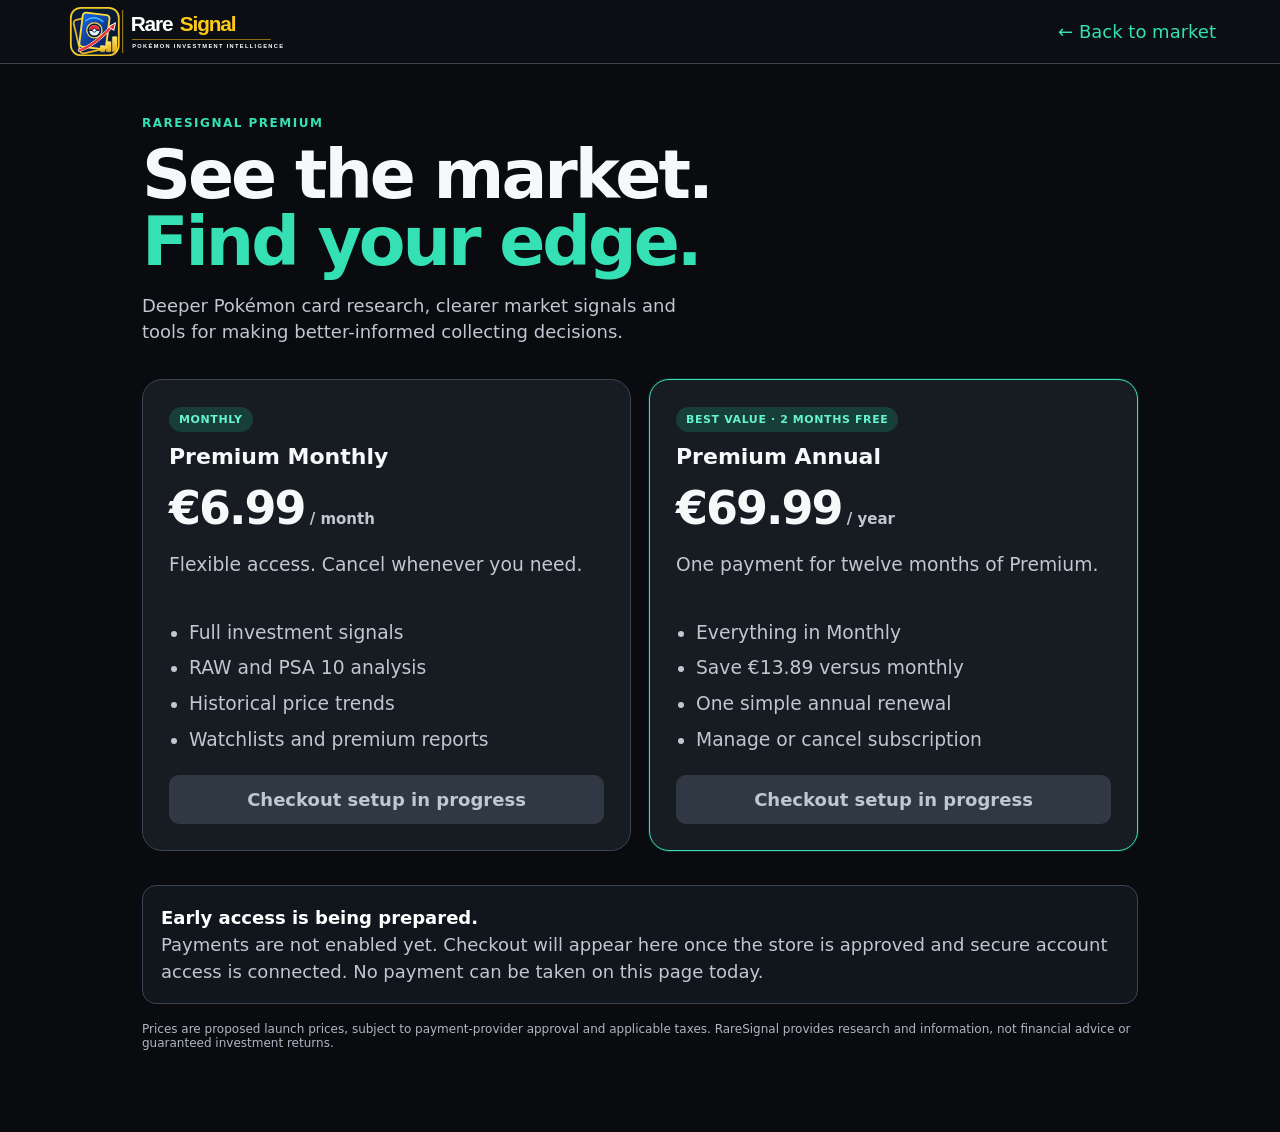
<file: pricing.html>
<!doctype html><html lang="en"><head><meta charset="utf-8"><meta name="viewport" content="width=device-width,initial-scale=1"><title>RareSignal Premium — Pricing</title><meta name="description" content="Premium Pokémon card market research."><link rel="icon" type="image/svg+xml" href="./favicon.svg"><link rel="stylesheet" href="./styles.css"><style>
:root{color-scheme:dark}body{background:#090b0f;color:#f7f8fa;margin:0;font-family:Inter,system-ui,sans-serif}.pricing-nav{height:64px;display:flex;align-items:center;justify-content:space-between;padding:0 clamp(18px,5vw,70px);border-bottom:1px solid #3b4552;background:#0b0e13}.brand{font-weight:850;font-size:21px;color:#fff;text-decoration:none}.brand span{color:#36e0b5}.pricing-main{max-width:1040px;margin:auto;padding:52px 22px 70px}.kicker{color:#36e0b5;font-size:12px;font-weight:800;letter-spacing:1.5px}h1{font-size:clamp(42px,6vw,68px);line-height:.98;letter-spacing:-3px;margin:12px 0}.lede{font-size:18px;color:#c0c7d1;max-width:560px;line-height:1.45}.plans{display:grid;grid-template-columns:repeat(2,minmax(0,1fr));gap:18px;margin:34px 0}.plan{background:#171b22;border:1px solid #3b4552;border-radius:20px;padding:26px}.plan.featured{border:1px solid #36e0b5;box-shadow:0 0 0 1px #36e0b522}.plan h2{font-size:22px;margin:12px 0}.price{font-size:46px;font-weight:850;letter-spacing:-2px}.price small{font-size:15px;color:#c0c7d1;letter-spacing:0}.plan p{color:#c0c7d1;min-height:42px}.tag{display:inline-block;background:#173f37;color:#65f3d0;border-radius:20px;padding:6px 10px;font-size:11px;font-weight:800;letter-spacing:.6px}.plan ul{padding-left:20px;color:#e4e8ed;line-height:1.9;min-height:132px}.cta{display:block;text-align:center;padding:14px;border-radius:10px;background:#303943;color:#c0c7d1;font-weight:800}.note{background:#11161d;border:1px solid #3b4552;border-radius:14px;padding:18px;color:#c0c7d1;line-height:1.5}.note b{color:#fff}.fine{font-size:12px;color:#aeb7c4;margin-top:18px}@media(max-width:650px){.pricing-main{padding:36px 16px}.plans{grid-template-columns:1fr}.plan{padding:21px}.plan ul{min-height:0}h1{letter-spacing:-2px}}
</style></head><body><header class="pricing-nav"><a class="brand" href="./index.html"><img src="./assets/raresignal-horizontal.svg" alt="RareSignal — Pokémon Investment Intelligence" style="display:block;width:220px;height:auto"></a><a href="./index.html" style="color:#36e0b5;text-decoration:none">← Back to market</a></header><main class="pricing-main"><div class="kicker">RARESIGNAL PREMIUM</div><h1>See the market.<br><span style="color:#36e0b5">Find your edge.</span></h1><p class="lede">Deeper Pokémon card research, clearer market signals and tools for making better-informed collecting decisions.</p><section class="plans" aria-label="Subscription plans"><article class="plan"><span class="tag">MONTHLY</span><h2>Premium Monthly</h2><div class="price">€6.99<small> / month</small></div><p>Flexible access. Cancel whenever you need.</p><ul><li>Full investment signals</li><li>RAW and PSA 10 analysis</li><li>Historical price trends</li><li>Watchlists and premium reports</li></ul><span class="cta">Checkout setup in progress</span></article><article class="plan featured"><span class="tag">BEST VALUE · 2 MONTHS FREE</span><h2>Premium Annual</h2><div class="price">€69.99<small> / year</small></div><p>One payment for twelve months of Premium.</p><ul><li>Everything in Monthly</li><li>Save €13.89 versus monthly</li><li>One simple annual renewal</li><li>Manage or cancel subscription</li></ul><span class="cta">Checkout setup in progress</span></article></section><div class="note"><b>Early access is being prepared.</b><br>Payments are not enabled yet. Checkout will appear here once the store is approved and secure account access is connected. No payment can be taken on this page today.</div><p class="fine">Prices are proposed launch prices, subject to payment-provider approval and applicable taxes. RareSignal provides research and information, not financial advice or guaranteed investment returns.</p></main></body></html>
</file>
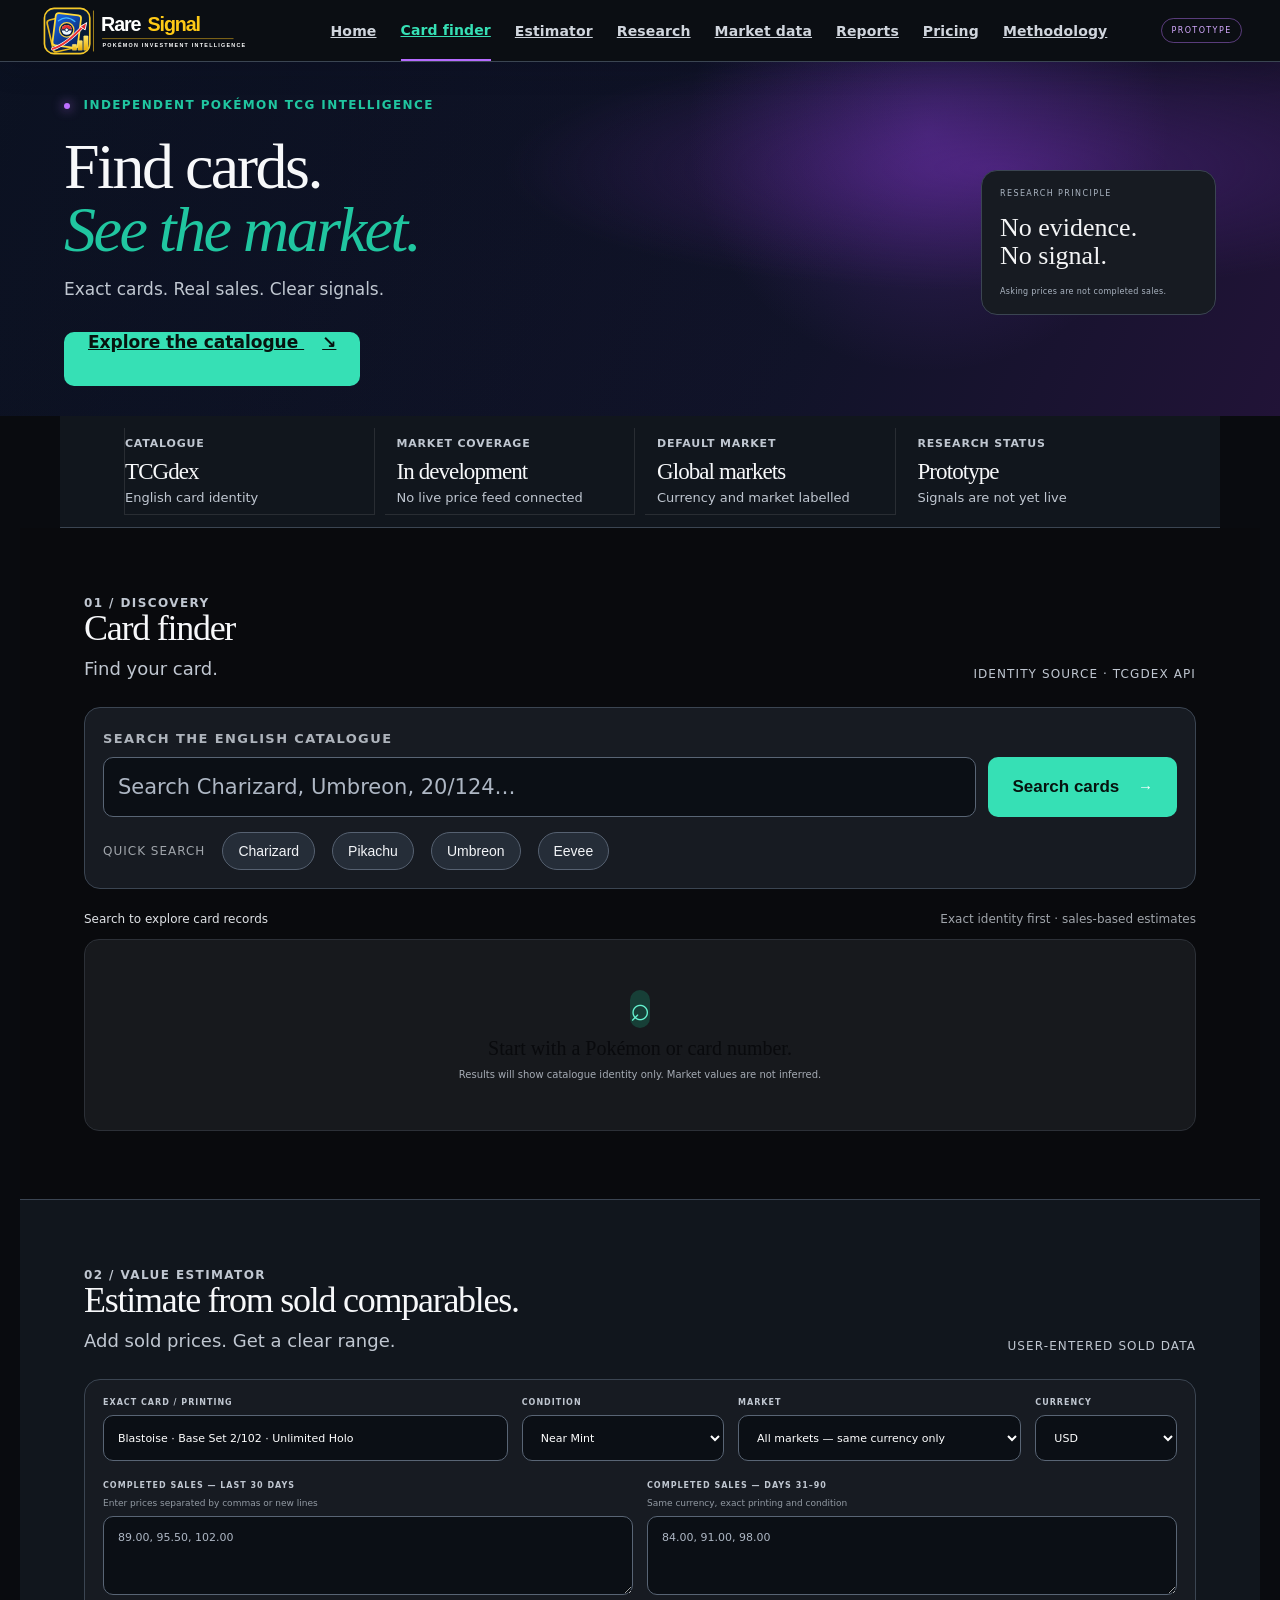
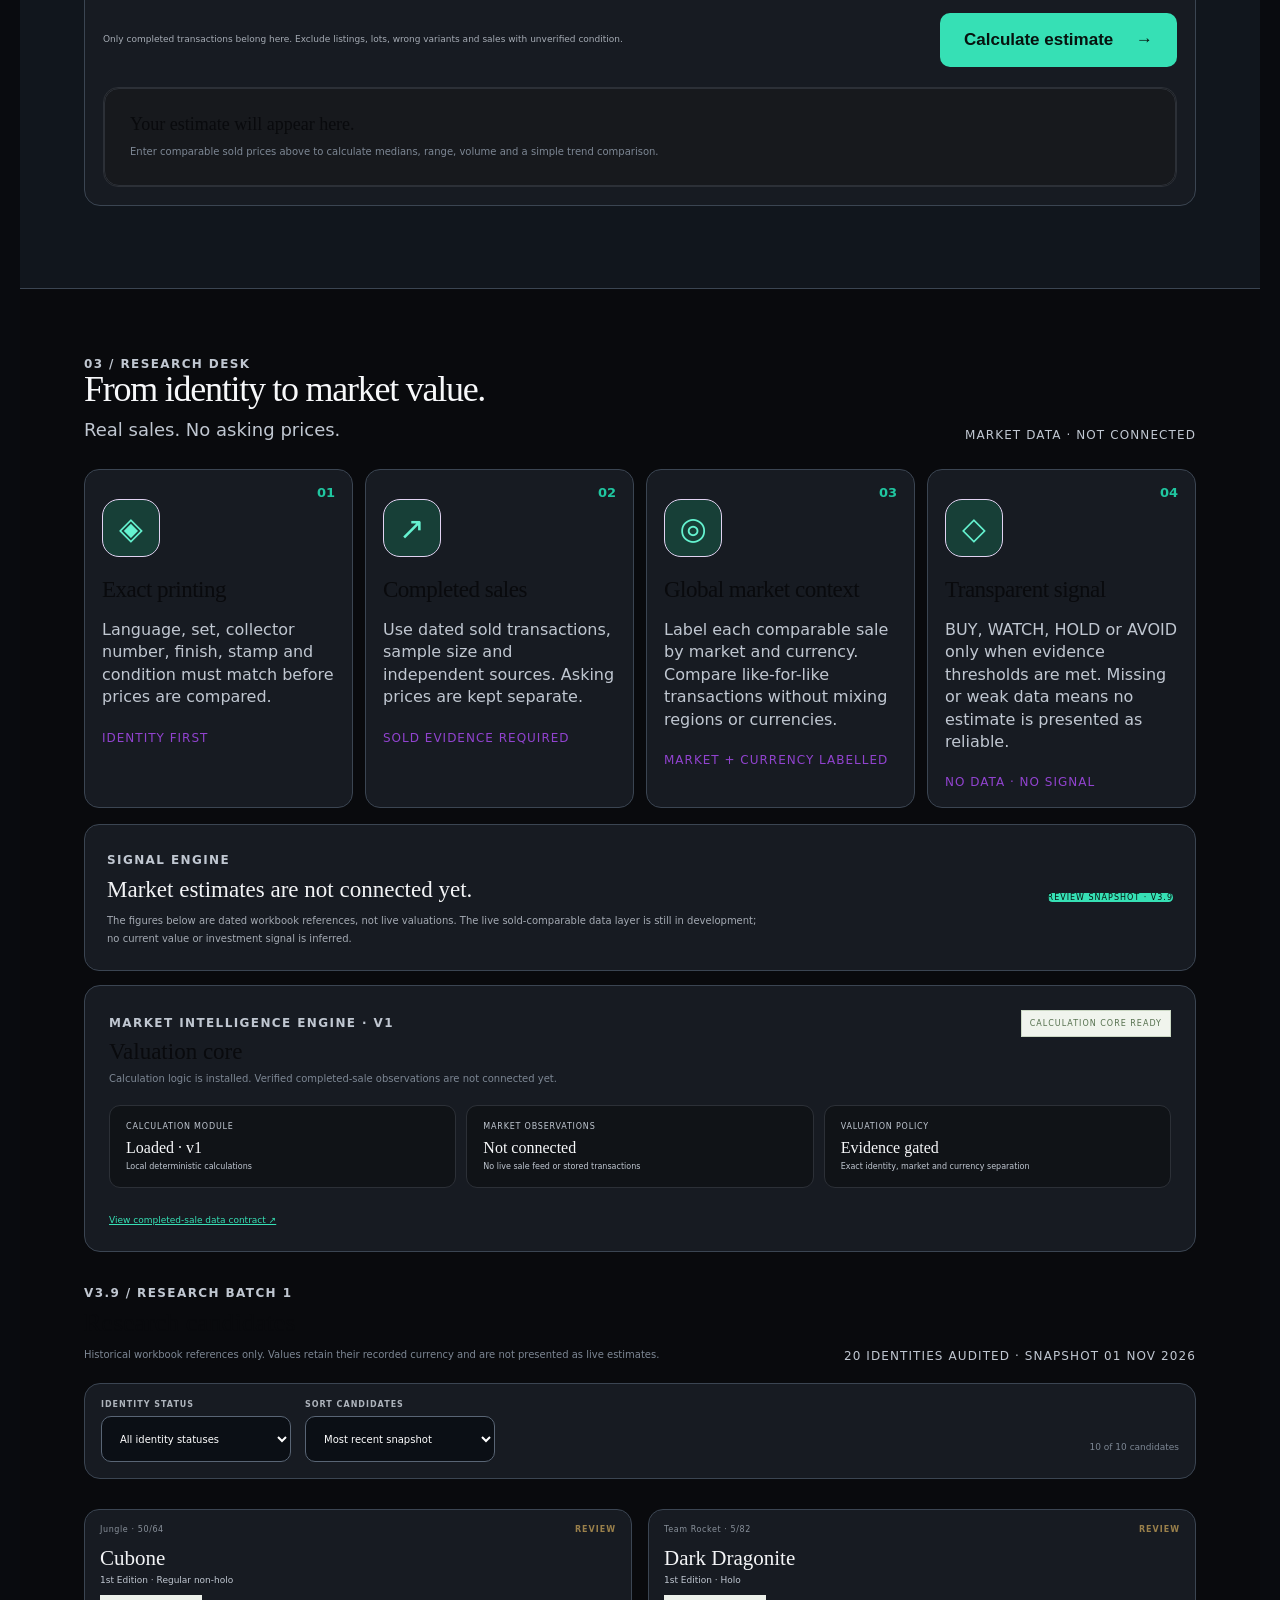
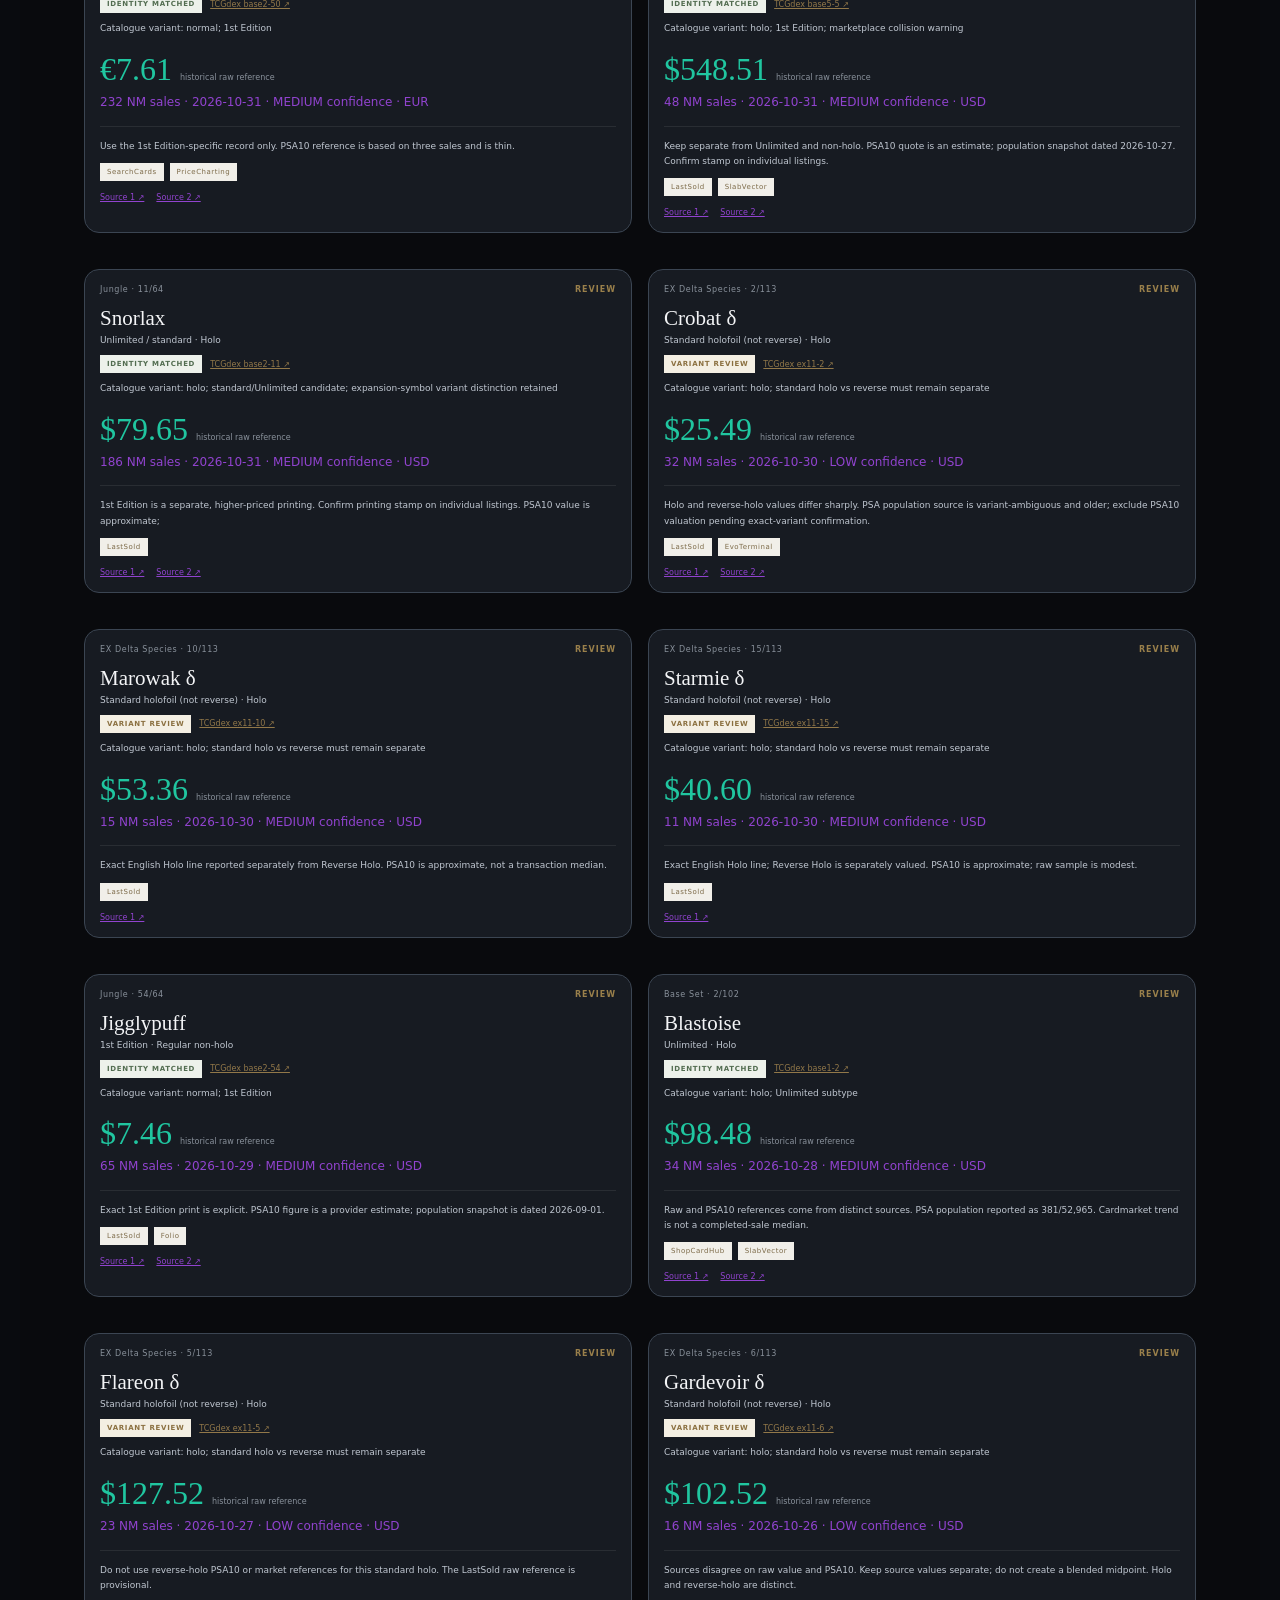
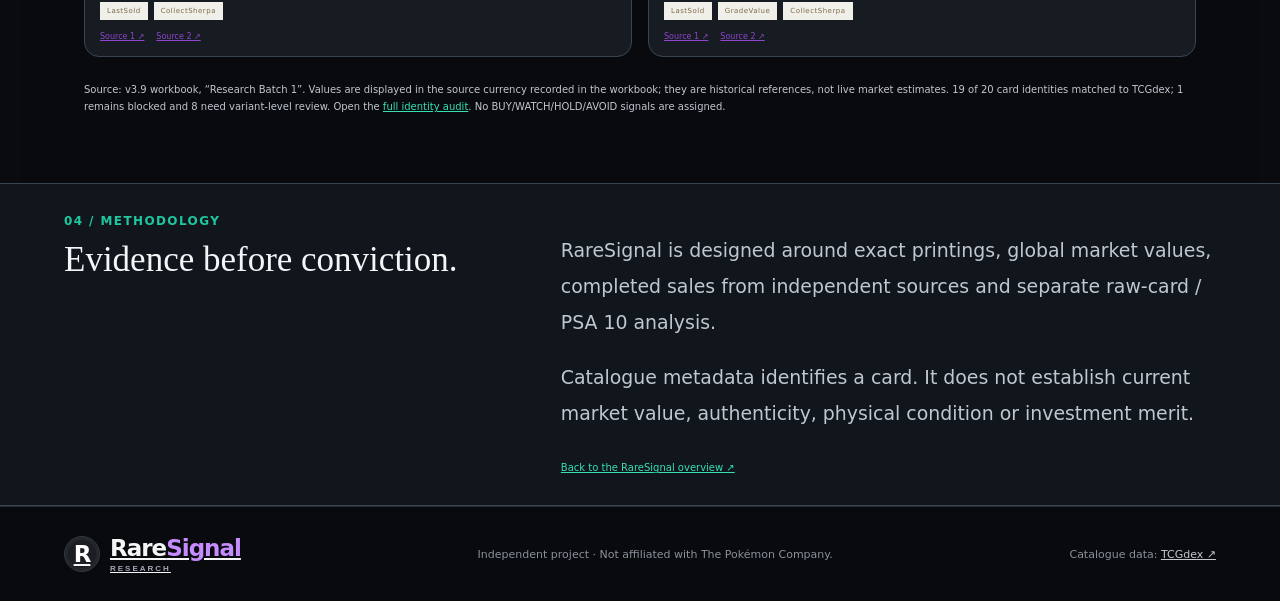
<file: prototype.html>
<!doctype html>
<html lang="en">
<head>
  <meta charset="utf-8">
  <meta name="viewport" content="width=device-width, initial-scale=1">
  <meta name="theme-color" content="#0b1020">
  <meta name="description" content="RareSignal prototype — exact Pokémon card identity and global Pokémon card market value research.">
  <meta property="og:type" content="website">
  <meta property="og:title" content="RareSignal — Research Desk Prototype">
  <meta property="og:description" content="Research exact Pokémon card printings using completed-sale evidence and transparent valuation methods.">
  <meta name="twitter:card" content="summary">
  <title>RareSignal — Research Desk</title>
  <link rel="icon" type="image/svg+xml" href="./favicon.svg"><link rel="preconnect" href="https://api.tcgdex.net">
  <link rel="preconnect" href="https://assets.tcgdex.net">
  <link rel="stylesheet" href="./prototype.css?v=20261106-5">
  <script src="./market-engine.js" defer></script>
  <script src="./prototype.js" defer></script>
</head>
<body>
  <header class="topbar">
    <a class="brand" href="./index.html" aria-label="RareSignal home"><img class="brand-logo" src="./assets/raresignal-horizontal.svg" alt="RareSignal — Pokémon Investment Intelligence"></a>
    <nav><a href="./index.html">Home</a><a class="selected" href="#finder">Card finder</a><a href="#estimator">Estimator</a><a href="#research">Research</a><a href="./data/market-data-manager.html">Market data</a><a href="./reports/2026-11-06-market-review.html">Reports</a><a href="./pricing.html">Pricing</a><a href="#method">Methodology</a></nav>
    <div class="top-actions"><span class="demo-tag">PROTOTYPE</span></div>
  </header>
  <main>
    <section class="welcome">
      <div><div class="kicker"><i></i> INDEPENDENT POKÉMON TCG INTELLIGENCE</div>
        <h1>Find cards.<br><em>See the market.</em></h1>
        <p>Exact cards. Real sales. Clear signals.</p>
        <a class="primary" href="#finder">Explore the catalogue <span>↘</span></a>
      </div>
      <aside class="welcome-note"><span class="note-label">RESEARCH PRINCIPLE</span><strong>No evidence.<br>No signal.</strong><span class="note-foot">Asking prices are not completed sales.</span></aside>
    </section>
    <section class="metrics" aria-label="Prototype status">
      <div><span>CATALOGUE</span><strong>TCGdex</strong><small>English card identity</small></div>
      <div><span>MARKET COVERAGE</span><strong>In development</strong><small>No live price feed connected</small></div>
      <div><span>DEFAULT MARKET</span><strong>Global markets</strong><small>Currency and market labelled</small></div>
      <div><span>RESEARCH STATUS</span><strong>Prototype</strong><small>Signals are not yet live</small></div>
    </section>
    <section class="workspace" id="finder">
      <div class="section-title"><div><div class="kicker muted">01 / DISCOVERY</div><h2>Card finder</h2><p>Find your card.</p></div><span class="source">IDENTITY SOURCE · TCGDEX API</span></div>
      <div class="searchbox">
        <label for="query">SEARCH THE ENGLISH CATALOGUE</label>
        <div class="searchline"><input id="query" type="search" placeholder="Search Charizard, Umbreon, 20/124…" autocomplete="off"><button id="search">Search cards <b>→</b></button></div>
        <div class="quick"><span>QUICK SEARCH</span><button data-q="Charizard">Charizard</button><button data-q="Pikachu">Pikachu</button><button data-q="Umbreon">Umbreon</button><button data-q="Eevee">Eevee</button></div>
      </div>
      <div class="result-head"><span id="result-count">Search to explore card records</span><span>Exact identity first · sales-based estimates</span></div>
      <div id="results" class="cards" aria-live="polite"><div class="empty"><b>⌕</b><strong>Start with a Pokémon or card number.</strong><span>Results will show catalogue identity only. Market values are not inferred.</span></div></div><div class="load-more-wrap" id="prototype-load-more-wrap" hidden><button class="outline-button" id="prototype-load-more" type="button">Load more cards</button></div>
    </section>
    <section class="estimator" id="estimator"><div class="section-title"><div><div class="kicker muted">02 / VALUE ESTIMATOR</div><h2>Estimate from sold comparables.</h2><p>Add sold prices. Get a clear range.</p></div><span class="source">USER-ENTERED SOLD DATA</span></div><div class="estimator-panel"><div class="estimator-controls"><label>EXACT CARD / PRINTING<input id="estimate-card" value="Blastoise · Base Set 2/102 · Unlimited Holo" type="text"></label><label>CONDITION<select id="estimate-condition"><option>Near Mint</option><option>Lightly Played</option><option>Moderately Played</option><option>Heavily Played</option><option>Damaged</option><option>Mixed / unverified</option></select></label><label>MARKET<select id="estimate-market"><option>All markets — same currency only</option><option>United States</option><option>United Kingdom</option><option>Europe</option><option>Japan</option><option>Other / mixed</option></select></label><label>CURRENCY<select id="estimate-currency"><option>USD</option><option>EUR</option><option>GBP</option><option>JPY</option><option>CAD</option><option>AUD</option></select></label></div><div class="sales-inputs"><label>COMPLETED SALES — LAST 30 DAYS <span>Enter prices separated by commas or new lines</span><textarea id="sales-30" rows="3" placeholder="89.00, 95.50, 102.00"></textarea></label><label>COMPLETED SALES — DAYS 31–90 <span>Same currency, exact printing and condition</span><textarea id="sales-90" rows="3" placeholder="84.00, 91.00, 98.00"></textarea></label></div><div class="estimator-actions"><p>Only completed transactions belong here. Exclude listings, lots, wrong variants and sales with unverified condition.</p><button id="calculate-estimate" class="primary">Calculate estimate <span>→</span></button></div><div id="estimate-output" class="estimate-output" aria-live="polite"><div class="estimate-empty"><strong>Your estimate will appear here.</strong><span>Enter comparable sold prices above to calculate medians, range, volume and a simple trend comparison.</span></div></div></div></section><section class="research" id="research">
      <div class="section-title"><div><div class="kicker muted">03 / RESEARCH DESK</div><h2>From identity to market value.</h2><p>Real sales. No asking prices.</p></div><span class="source">MARKET DATA · NOT CONNECTED</span></div>
      <div class="research-grid">
        <article><span class="number">01</span><div class="symbol">◈</div><h3>Exact printing</h3><p>Language, set, collector number, finish, stamp and condition must match before prices are compared.</p><span class="state">IDENTITY FIRST</span></article>
        <article><span class="number">02</span><div class="symbol">↗</div><h3>Completed sales</h3><p>Use dated sold transactions, sample size and independent sources. Asking prices are kept separate.</p><span class="state">SOLD EVIDENCE REQUIRED</span></article>
        <article><span class="number">03</span><div class="symbol">◎</div><h3>Global market context</h3><p>Label each comparable sale by market and currency. Compare like-for-like transactions without mixing regions or currencies.</p><span class="state">MARKET + CURRENCY LABELLED</span></article>
        <article><span class="number">04</span><div class="symbol">◇</div><h3>Transparent signal</h3><p>BUY, WATCH, HOLD or AVOID only when evidence thresholds are met. Missing or weak data means no estimate is presented as reliable.</p><span class="state">NO DATA · NO SIGNAL</span></article>
      </div>
      <div class="signal-panel"><div><span class="kicker muted">SIGNAL ENGINE</span><h3>Market estimates are not connected yet.</h3><p>The figures below are dated workbook references, not live valuations. The live sold-comparable data layer is still in development; no current value or investment signal is inferred.</p></div><span class="pending">REVIEW SNAPSHOT · V3.9</span></div>
      <div class="engine-status-panel">
        <div class="engine-status-head"><div><span class="kicker muted">MARKET INTELLIGENCE ENGINE · V1</span><h3>Valuation core</h3><p>Calculation logic is installed. Verified completed-sale observations are not connected yet.</p></div><span id="engine-runtime-status" class="engine-runtime-status">Checking engine…</span></div>
        <div class="engine-status-grid">
          <div><span>CALCULATION MODULE</span><strong id="engine-module-state">Checking</strong><small>Local deterministic calculations</small></div>
          <div><span>MARKET OBSERVATIONS</span><strong>Not connected</strong><small>No live sale feed or stored transactions</small></div>
          <div><span>VALUATION POLICY</span><strong>Evidence gated</strong><small>Exact identity, market and currency separation</small></div>
        </div>
        <a href="./data/schemas/market-observation-v1.schema.json" target="_blank" rel="noopener">View completed-sale data contract ↗</a>
      </div>
      <div class="snapshot-head"><div><div class="kicker muted">V3.9 / RESEARCH BATCH 1</div><h3>Research candidates</h3><p>Historical workbook references only. Values retain their recorded currency and are not presented as live estimates.</p></div><span class="source">20 IDENTITIES AUDITED · SNAPSHOT 01 NOV 2026</span></div>
      <div class="candidate-controls" aria-label="Research candidate filters">
        <label>IDENTITY STATUS
          <select id="candidate-identity-filter">
            <option value="all">All identity statuses</option>
            <option value="matched">Card identity matched</option>
            <option value="variant">Variant review required</option>
            <option value="unresolved">Unresolved identity</option>
          </select>
        </label>
        <label>SORT CANDIDATES
          <select id="candidate-sort">
            <option value="date">Most recent snapshot</option>
            <option value="name">Name A–Z</option>
            <option value="set">Set A–Z</option>
          </select>
        </label>
        <span id="candidate-count" aria-live="polite">Loading candidates…</span>
      </div>
      <div id="research-candidates" class="candidate-grid"><div class="candidate-loading">Loading v3.9 research snapshot…</div></div>
      <p class="snapshot-note">Source: v3.9 workbook, “Research Batch 1”. Values are displayed in the source currency recorded in the workbook; they are historical references, not live market estimates. 19 of 20 card identities matched to TCGdex; 1 remains blocked and 8 need variant-level review. Open the <a href="./data/identity-reconciliation-v3.9.json" target="_blank" rel="noopener">full identity audit</a>. No BUY/WATCH/HOLD/AVOID signals are assigned.</p>
    </section>
    <section class="method" id="method"><div><div class="kicker">04 / METHODOLOGY</div><h2>Evidence before conviction.</h2></div><div class="method-copy"><p>RareSignal is designed around exact printings, global market values, completed sales from independent sources and separate raw-card / PSA 10 analysis.</p><p>Catalogue metadata identifies a card. It does not establish current market value, authenticity, physical condition or investment merit.</p><a href="./index.html">Back to the RareSignal overview ↗</a></div></section>
  </main>
  <footer><a class="brand" href="./index.html"><span class="mark">R</span><span>Rare<span class="gold">Signal</span><small>RESEARCH</small></span></a><span>Independent project · Not affiliated with The Pokémon Company.</span><span>Catalogue data: <a href="https://www.tcgdex.net/" target="_blank" rel="noopener">TCGdex ↗</a></span></footer>
  <dialog id="detail"><button class="close" id="close" aria-label="Close">×</button><div id="detail-body"></div></dialog>
</body>
</html>
</file>
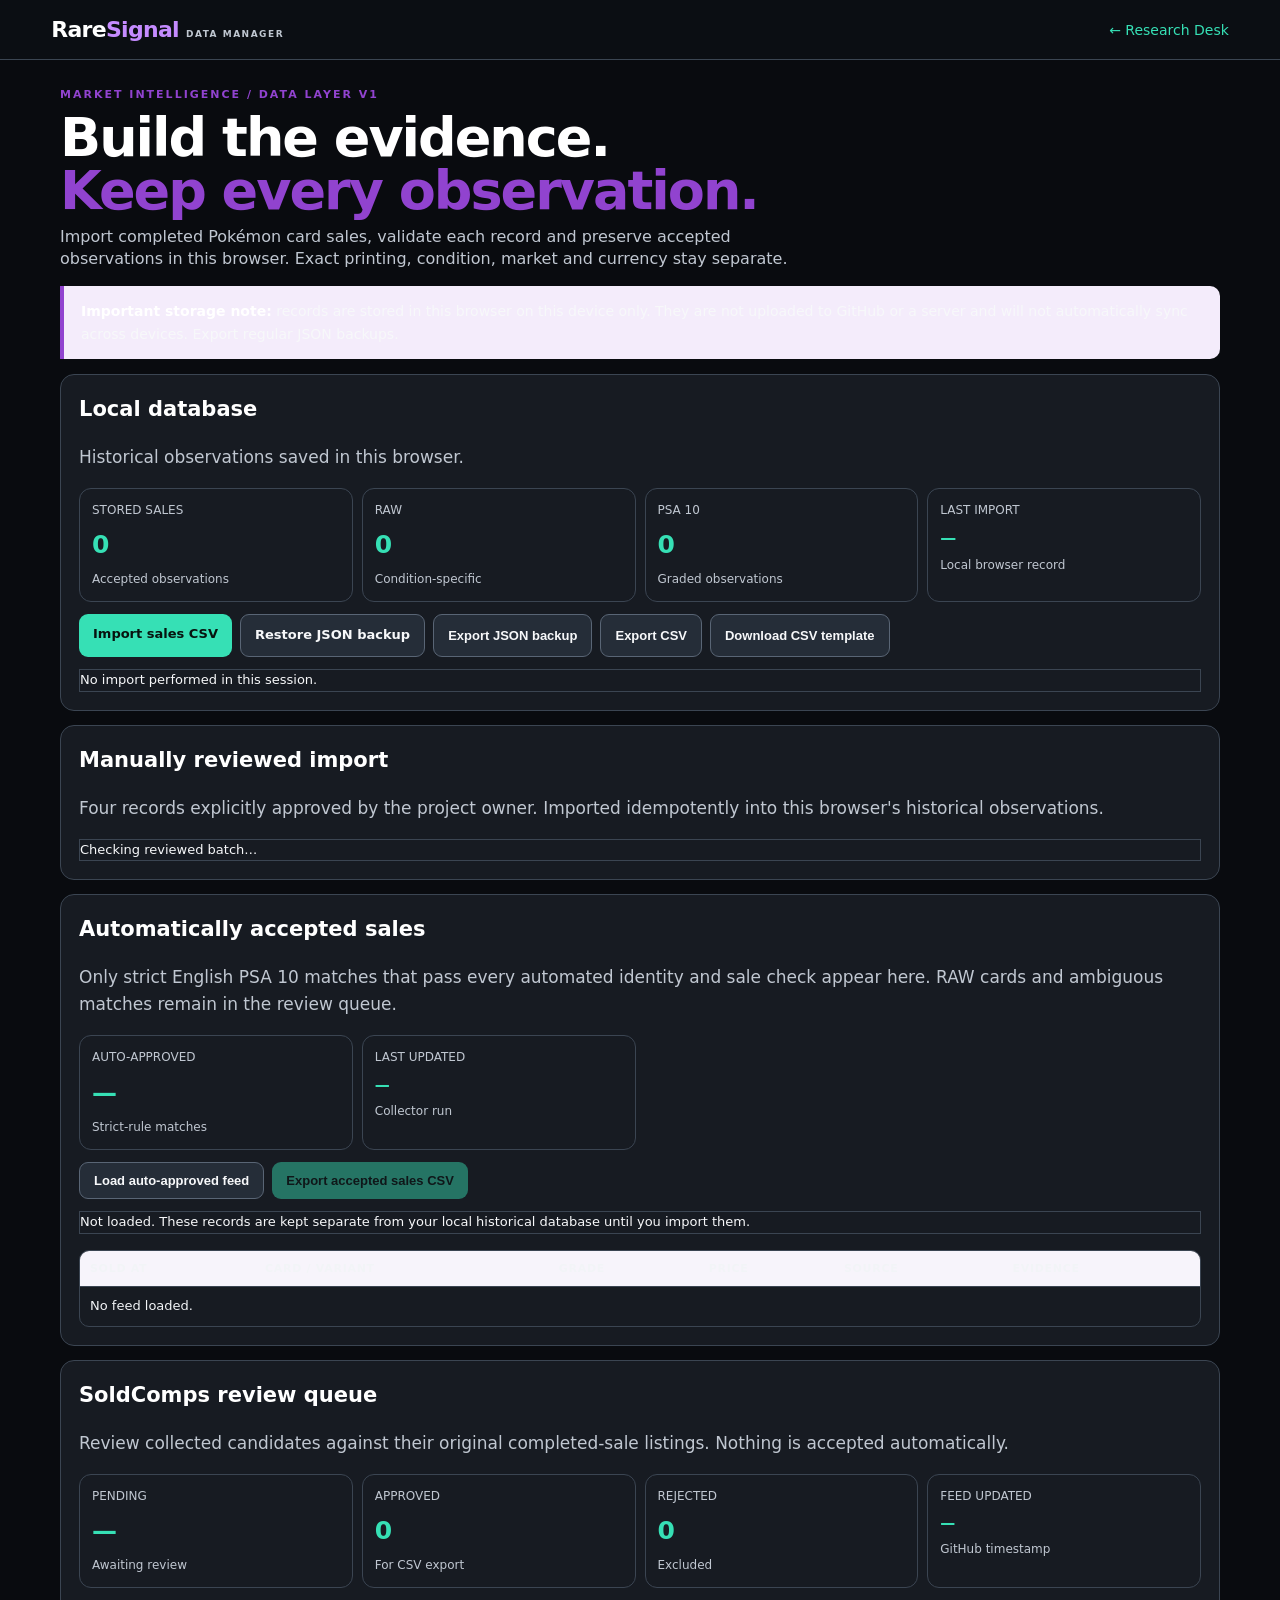
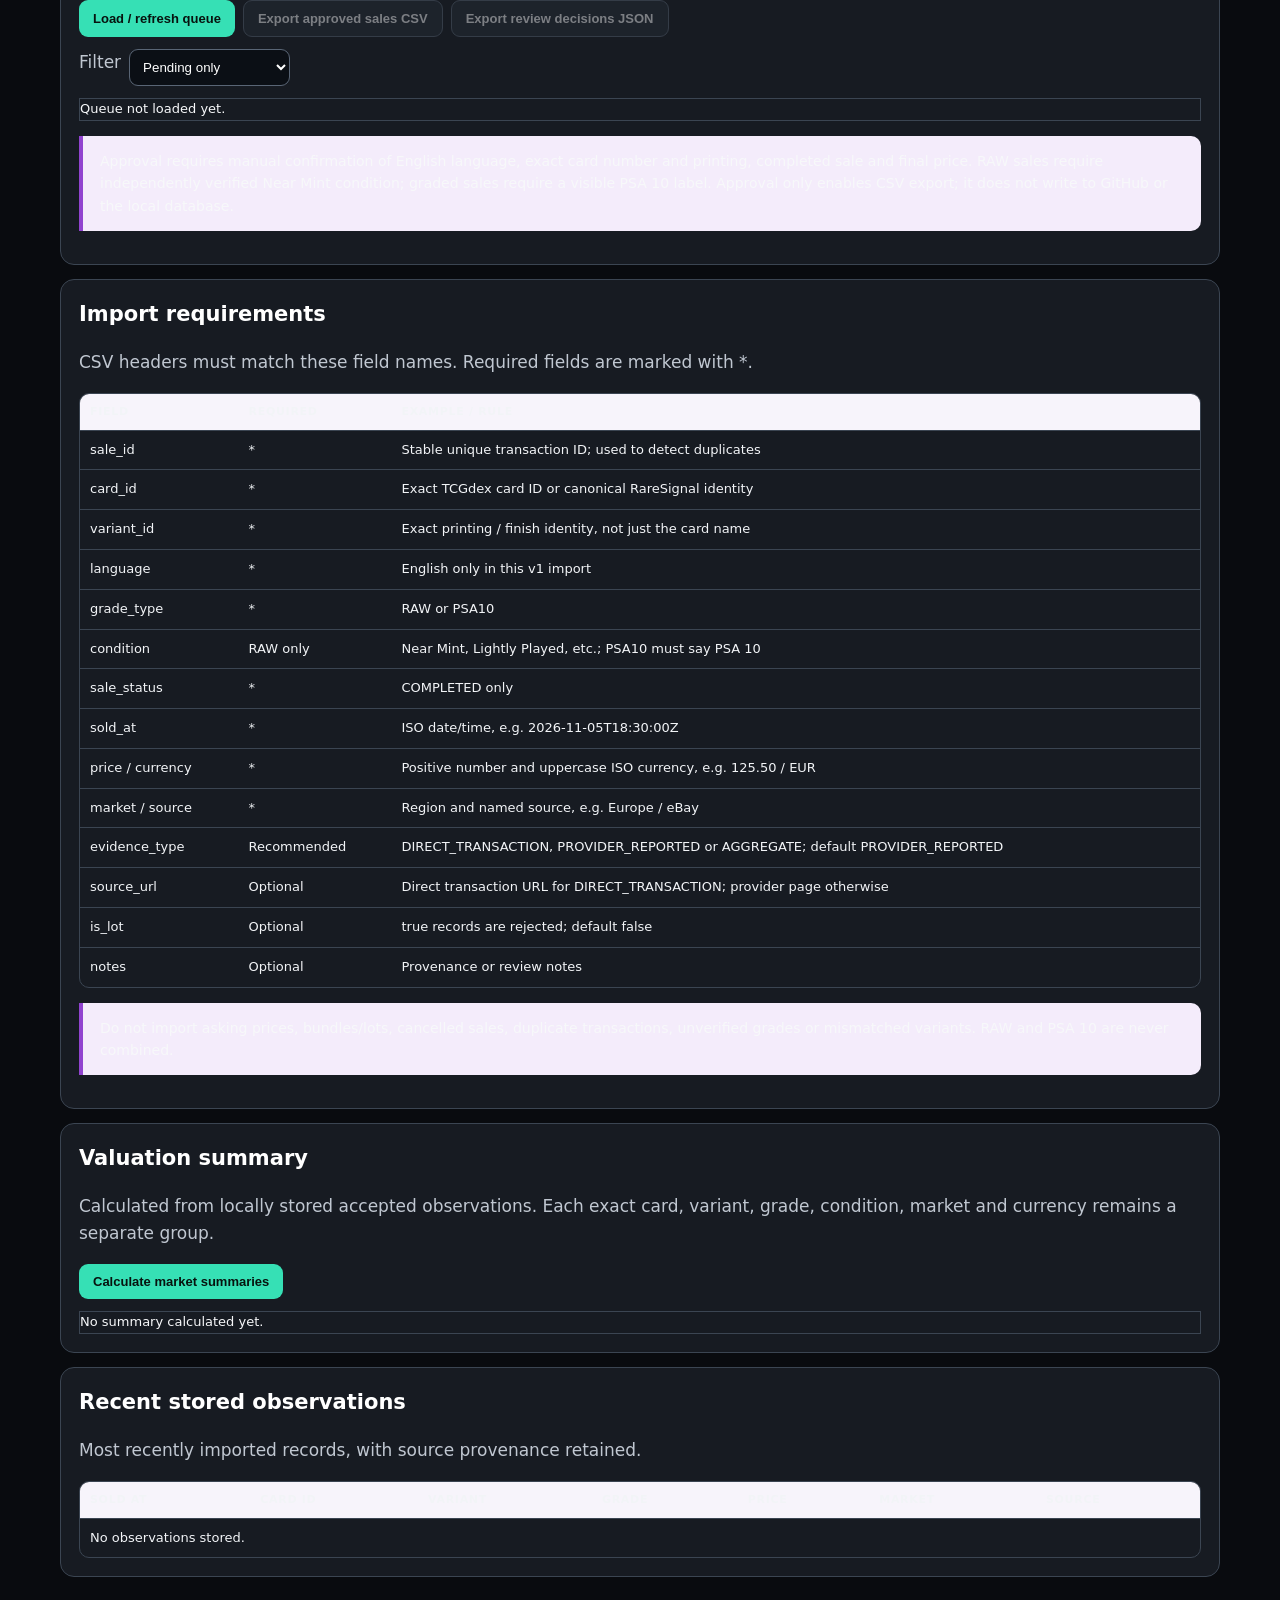
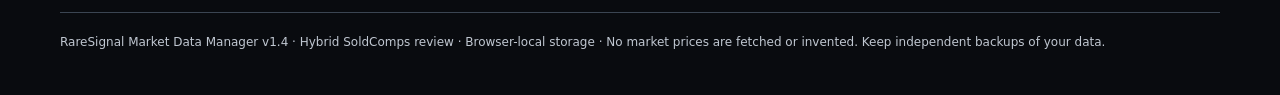
<file: data/market-data-manager.html>
<!doctype html>
<html lang="en">
<head>
<meta charset="utf-8"><meta name="viewport" content="width=device-width,initial-scale=1"><meta name="theme-color" content="#0b1020"><link rel="icon" type="image/svg+xml" href="../favicon.svg">
<title>Market Data Manager | RareSignal</title>
<style>
:root{color-scheme:light;--ink:#17152a;--muted:#77738a;--line:#e7e1ef;--purple:#9143cf;--pale:#f5f3fa;--navy:#0b1020}
*{box-sizing:border-box}body{margin:0;background:var(--pale);color:var(--ink);font:17px/1.6 Inter,system-ui,-apple-system,"Segoe UI",sans-serif}
header{background:var(--navy);color:#fff;padding:18px clamp(20px,6vw,88px);display:flex;justify-content:space-between;align-items:center;gap:20px;flex-wrap:wrap}
.brand{font-size:22px;font-weight:800;letter-spacing:-.7px}.brand span{color:#c58bff}header a{color:#d9c1f5;text-decoration:none;font-size:14px}
main{max-width:1100px;margin:auto;padding:42px 22px 80px}.eyebrow{font-size:11px;letter-spacing:2px;color:var(--purple);font-weight:800}
h1{font-size:clamp(34px,5vw,52px);line-height:1.08;letter-spacing:-2px;margin:10px 0}h1 em{font-style:normal;color:var(--purple)}
.lede{max-width:760px;color:#5f5a70;font-size:19px}.panel{background:white;border:1px solid var(--line);border-radius:16px;padding:24px;margin:22px 0;box-shadow:0 10px 30px #21113d0a}
.metrics{display:grid;grid-template-columns:repeat(4,1fr);gap:12px}.metric{background:#f7f4fb;border:1px solid #eee7f5;border-radius:12px;padding:16px}.metric span,.metric small{display:block;color:var(--muted);font-size:12px}.metric strong{display:block;font-size:27px;margin:5px 0}
h2{font-size:23px;margin:0 0 6px}.muted{color:var(--muted)}.actions{display:flex;flex-wrap:wrap;gap:10px;margin:16px 0}
button,.file-button{border:0;border-radius:9px;background:var(--purple);color:#fff;padding:12px 17px;font:700 14px inherit;cursor:pointer;display:inline-block}
button.secondary,.file-button.secondary{background:#f2eafa;color:#7132a9;border:1px solid #e5d5f3}button:disabled{opacity:.45;cursor:not-allowed}
input[type=file]{display:none}.table-wrap{overflow:auto;border:1px solid var(--line);border-radius:10px;margin-top:16px}table{width:100%;border-collapse:collapse;min-width:650px}th,td{text-align:left;padding:11px 13px;border-bottom:1px solid var(--line);font-size:13px;vertical-align:top}th{background:#f7f4fb;color:#655d75;font-size:11px;text-transform:uppercase;letter-spacing:.7px}tr:last-child td{border:0}
.notice{border-left:4px solid var(--purple);background:#f4ecfb;padding:14px 17px;border-radius:0 10px 10px 0;margin:15px 0;font-size:14px}
.status{font-size:13px;margin-top:10px}.good{color:#28734a}.bad{color:#a33b53}.pill{display:inline-block;background:#f2eafa;color:#7132a9;border-radius:20px;padding:3px 8px;font-size:11px;font-weight:800}
.queue-card{border:1px solid var(--line);border-radius:12px;padding:16px;margin:14px 0;background:#fff}.queue-card h3{font-size:17px;margin:0 0 6px}.queue-meta{font-size:13px;color:var(--muted);margin:7px 0}.queue-flags{font-size:12px;color:#9a3e50;margin:8px 0}.queue-fields{display:grid;grid-template-columns:repeat(2,minmax(0,1fr));gap:10px;margin:12px 0}.queue-fields label{font-size:12px;color:var(--muted)}.queue-fields input,.queue-fields select{display:block;width:100%;padding:9px;border:1px solid var(--line);border-radius:7px;font:14px inherit;color:var(--ink)}.queue-checks{display:flex;flex-wrap:wrap;gap:12px;font-size:12px;margin:12px 0}.queue-checks label{display:flex;gap:6px;align-items:center}.queue-card a{color:var(--purple);font-weight:700}@media(max-width:600px){.queue-fields{grid-template-columns:1fr}}\n.queue-card{border:1px solid var(--line);border-radius:12px;padding:16px;margin:14px 0;background:#fff}.queue-card h3{font-size:17px;margin:0 0 6px}.queue-meta{font-size:13px;color:var(--muted);margin:7px 0}.queue-flags{font-size:12px;color:#9a3e50;margin:8px 0}.queue-fields{display:grid;grid-template-columns:repeat(2,minmax(0,1fr));gap:10px;margin:12px 0}.queue-fields label{font-size:12px;color:var(--muted)}.queue-fields input,.queue-fields select{display:block;width:100%;padding:9px;border:1px solid var(--line);border-radius:7px;font:14px inherit;color:var(--ink)}.queue-checks{display:flex;flex-wrap:wrap;gap:12px;font-size:12px;margin:12px 0}.queue-checks label{display:flex;gap:6px;align-items:center}.queue-card a{color:var(--purple);font-weight:700}@media(max-width:600px){.queue-fields{grid-template-columns:1fr}}textarea{width:100%;min-height:100px;border:1px solid var(--line);border-radius:9px;padding:12px;font:13px ui-monospace,monospace}
footer{color:var(--muted);font-size:12px;border-top:1px solid var(--line);padding-top:20px;margin-top:35px}
@media(max-width:720px){.metrics{grid-template-columns:repeat(2,1fr)}.panel{padding:17px}}
</style>
<style>
/* Shared RareSignal dark market-app theme */
:root{color-scheme:dark;--bg:#090a0d;--panel:#17191d;--line:#2c3037;--text:#f3f4f6;--muted:#a0a6af;--accent:#20c6a0}
html,body{background:var(--bg)!important;color:var(--text)!important}
header,.panel,.metric,.queue-card,.review-card,.status,.table-wrap{background:var(--panel)!important;color:var(--text)!important;border-color:var(--line)!important;box-shadow:none!important}
p,small,.muted,label,th{color:var(--muted)!important}
a{color:var(--accent)!important}
button,.file-button{background:var(--accent)!important;color:#06110e!important;border:0!important;border-radius:9px!important;font-weight:700}
button.secondary,.file-button.secondary{background:#242830!important;color:#e5e8ec!important;border:1px solid #3a4049!important}
input,select,textarea{background:#0d0f12!important;color:#f4f5f6!important;border:1px solid #3a4049!important;border-radius:9px!important}
table{color:var(--text)!important}td,tr{border-color:var(--line)!important}
.good{color:#20c6a0!important}.bad{color:#ff8c8c!important}
</style>

<style>
/* Compact shared collector-app styling */
header{padding:12px clamp(16px,4vw,56px);min-height:58px}
main{max-width:1200px;padding:26px 20px 42px}
h1{font-size:clamp(36px,4.5vw,54px);line-height:.98;margin:8px 0}
.lede{font-size:16px;line-height:1.4;margin:8px 0 16px}
.panel{padding:18px;margin:14px 0;border-radius:14px}
h2{font-size:21px;margin:0 0 5px}
.metrics{gap:9px}.metric{padding:12px}.metric strong{font-size:25px}
.actions{gap:8px;margin:12px 0}
button,.file-button{padding:10px 14px;font-size:13px}
table th,table td{padding:9px 10px}
@media(max-width:650px){main{padding:22px 14px 34px}.metrics{grid-template-columns:repeat(2,minmax(0,1fr))}.panel{padding:14px;margin:11px 0}h1{font-size:38px}}
</style>


<style>
/* High-contrast data manager palette */
:root{color-scheme:dark;--ink:#f7f8fa;--muted:#c0c7d1;--line:#3b4552;--panel:#171b22;--accent:#36e0b5}
html,body{background:#090b0f!important;color:#f7f8fa!important}
header{background:#0b0e13!important;color:#fff!important;border-bottom:1px solid var(--line)}
header a,a{color:var(--accent)!important}
h1,h2,h3,h4,strong,b{color:#fff!important}
p,.lede,.muted,small,label,th{color:var(--muted)!important}
.panel,.metric,.queue-card,.review-card,.status,.table-wrap{background:var(--panel)!important;color:#f7f8fa!important;border:1px solid var(--line)!important;box-shadow:none!important}
.metric span,.metric small{color:var(--muted)!important}.metric strong{color:var(--accent)!important}
input,select,textarea{background:#0b0f15!important;color:#fff!important;border:1px solid #596575!important}
input::placeholder,textarea::placeholder{color:#aeb7c4!important;opacity:1}
button,.file-button{background:#36e0b5!important;color:#07130f!important}
button.secondary,.file-button.secondary{background:#252d38!important;color:#f7f8fa!important;border:1px solid #596575!important}
td,th,tr{color:#f2f4f7!important;border-color:var(--line)!important}
.good{color:#65f3d0!important}.bad{color:#ff9b9b!important}
:where(a,button,input,select,textarea):focus-visible{outline:3px solid #d1a2ff!important;outline-offset:3px}
</style>

</head>
<body>
<header><div class="brand">Rare<span>Signal</span> <small style="font-size:9px;letter-spacing:1.5px;color:#b6bdc8">DATA MANAGER</small></div><nav><a href="../prototype.html">← Research Desk</a></nav></header>
<main>
<div class="eyebrow">MARKET INTELLIGENCE / DATA LAYER V1</div>
<h1>Build the evidence.<br><em>Keep every observation.</em></h1>
<p class="lede">Import completed Pokémon card sales, validate each record and preserve accepted observations in this browser. Exact printing, condition, market and currency stay separate.</p>
<div class="notice"><strong>Important storage note:</strong> records are stored in this browser on this device only. They are not uploaded to GitHub or a server and will not automatically sync across devices. Export regular JSON backups.</div>
<section class="panel">
<h2>Local database</h2><p class="muted">Historical observations saved in this browser.</p>
<div class="metrics"><div class="metric"><span>STORED SALES</span><strong id="stored-count">0</strong><small>Accepted observations</small></div><div class="metric"><span>RAW</span><strong id="raw-count">0</strong><small>Condition-specific</small></div><div class="metric"><span>PSA 10</span><strong id="psa-count">0</strong><small>Graded observations</small></div><div class="metric"><span>LAST IMPORT</span><strong id="last-import" style="font-size:16px">—</strong><small>Local browser record</small></div></div>
<div class="actions"><label class="file-button" for="csv-file">Import sales CSV</label><input id="csv-file" type="file" accept=".csv,text/csv"><label class="file-button secondary" for="json-file">Restore JSON backup</label><input id="json-file" type="file" accept=".json,application/json"><button class="secondary" id="export-json">Export JSON backup</button><button class="secondary" id="export-csv">Export CSV</button><button class="secondary" id="template">Download CSV template</button></div>
<div id="import-status" class="status" aria-live="polite">No import performed in this session.</div>
</section>
<section class="panel" id="manual-reviewed-batch"><h2>Manually reviewed import</h2><p class="muted">Four records explicitly approved by the project owner. Imported idempotently into this browser's historical observations.</p><div id="manual-batch-status" class="status">Checking reviewed batch…</div></section>
<section class="panel" id="auto-approved-sales">
<h2>Automatically accepted sales</h2>
<p class="muted">Only strict English PSA 10 matches that pass every automated identity and sale check appear here. RAW cards and ambiguous matches remain in the review queue.</p>
<div class="metrics"><div class="metric"><span>AUTO-APPROVED</span><strong id="auto-approved-count">—</strong><small>Strict-rule matches</small></div><div class="metric"><span>LAST UPDATED</span><strong id="auto-approved-updated" style="font-size:15px">—</strong><small>Collector run</small></div></div>
<div class="actions"><button id="load-auto-approved" class="secondary">Load auto-approved feed</button><button id="export-auto-approved" disabled>Export accepted sales CSV</button></div>
<div id="auto-approved-status" class="status">Not loaded. These records are kept separate from your local historical database until you import them.</div>
<div class="table-wrap"><table><thead><tr><th>Sold at</th><th>Card / variant</th><th>Grade</th><th>Price</th><th>Source</th><th>Evidence</th></tr></thead><tbody id="auto-approved-body"><tr><td colspan="6">No feed loaded.</td></tr></tbody></table></div>
</section>
<section class="panel" id="soldcomps-review">
<h2>SoldComps review queue</h2>
<p class="muted">Review collected candidates against their original completed-sale listings. Nothing is accepted automatically.</p>
<div class="metrics">
<div class="metric"><span>PENDING</span><strong id="queue-pending">—</strong><small>Awaiting review</small></div>
<div class="metric"><span>APPROVED</span><strong id="queue-approved">0</strong><small>For CSV export</small></div>
<div class="metric"><span>REJECTED</span><strong id="queue-rejected">0</strong><small>Excluded</small></div>
<div class="metric"><span>FEED UPDATED</span><strong id="queue-updated" style="font-size:15px">—</strong><small>GitHub timestamp</small></div>
</div>
<div class="actions"><button id="load-queue">Load / refresh queue</button><button class="secondary" id="export-approved" disabled>Export approved sales CSV</button><button class="secondary" id="export-decisions" disabled>Export review decisions JSON</button></div>
<div class="actions"><label for="queue-filter">Filter</label><select id="queue-filter" style="padding:9px;border:1px solid var(--line);border-radius:8px"><option value="PENDING">Pending only</option><option value="ALL">All records</option><option value="PRELIMINARY_MATCH">Preliminary matches</option><option value="NEEDS_REVIEW">Needs review</option><option value="HIGH_RISK">High risk</option><option value="APPROVED">Approved</option><option value="REJECTED">Rejected</option></select></div>
<div id="queue-status" class="status" aria-live="polite">Queue not loaded yet.</div><div id="queue-list"></div>
<div class="notice">Approval requires manual confirmation of English language, exact card number and printing, completed sale and final price. RAW sales require independently verified Near Mint condition; graded sales require a visible PSA 10 label. Approval only enables CSV export; it does not write to GitHub or the local database.</div>
</section>
<section class="panel">
<h2>Import requirements</h2><p class="muted">CSV headers must match these field names. Required fields are marked with *.</p>
<div class="table-wrap"><table><thead><tr><th>Field</th><th>Required</th><th>Example / rule</th></tr></thead><tbody>
<tr><td>sale_id</td><td>*</td><td>Stable unique transaction ID; used to detect duplicates</td></tr><tr><td>card_id</td><td>*</td><td>Exact TCGdex card ID or canonical RareSignal identity</td></tr><tr><td>variant_id</td><td>*</td><td>Exact printing / finish identity, not just the card name</td></tr><tr><td>language</td><td>*</td><td>English only in this v1 import</td></tr><tr><td>grade_type</td><td>*</td><td>RAW or PSA10</td></tr><tr><td>condition</td><td>RAW only</td><td>Near Mint, Lightly Played, etc.; PSA10 must say PSA 10</td></tr><tr><td>sale_status</td><td>*</td><td>COMPLETED only</td></tr><tr><td>sold_at</td><td>*</td><td>ISO date/time, e.g. 2026-11-05T18:30:00Z</td></tr><tr><td>price / currency</td><td>*</td><td>Positive number and uppercase ISO currency, e.g. 125.50 / EUR</td></tr><tr><td>market / source</td><td>*</td><td>Region and named source, e.g. Europe / eBay</td></tr><tr><td>evidence_type</td><td>Recommended</td><td>DIRECT_TRANSACTION, PROVIDER_REPORTED or AGGREGATE; default PROVIDER_REPORTED</td></tr><tr><td>source_url</td><td>Optional</td><td>Direct transaction URL for DIRECT_TRANSACTION; provider page otherwise</td></tr><tr><td>is_lot</td><td>Optional</td><td>true records are rejected; default false</td></tr><tr><td>notes</td><td>Optional</td><td>Provenance or review notes</td></tr>
</tbody></table></div>
<div class="notice">Do not import asking prices, bundles/lots, cancelled sales, duplicate transactions, unverified grades or mismatched variants. RAW and PSA 10 are never combined.</div>
</section>
<section class="panel">
<h2>Valuation summary</h2><p class="muted">Calculated from locally stored accepted observations. Each exact card, variant, grade, condition, market and currency remains a separate group.</p>
<div class="actions"><button id="calculate">Calculate market summaries</button></div><div id="summary-status" class="status">No summary calculated yet.</div><div class="table-wrap" id="summary-wrap" hidden><table><thead><tr><th>Card / variant</th><th>Grade / condition</th><th>Market / currency</th><th>Direct / provider</th><th>Marketplaces</th><th>30d median</th><th>90d median</th><th>Sales 90d</th><th>Trend</th><th>Confidence</th></tr></thead><tbody id="summary-body"></tbody></table></div>
</section>
<section class="panel">
<h2>Recent stored observations</h2><p class="muted">Most recently imported records, with source provenance retained.</p>
<div class="table-wrap"><table><thead><tr><th>Sold at</th><th>Card ID</th><th>Variant</th><th>Grade</th><th>Price</th><th>Market</th><th>Source</th></tr></thead><tbody id="recent-body"><tr><td colspan="7">No observations stored.</td></tr></tbody></table></div>
</section>
<footer>RareSignal Market Data Manager v1.4 · Hybrid SoldComps review · Browser-local storage · No market prices are fetched or invented. Keep independent backups of your data.</footer>
</main>
<script src="../market-engine.js?v=20261106-2"></script>
<script>
(()=>{"use strict";
const KEY="raresignal.market-observations.v1",LAST="raresignal.market-observations.last-import.v1";
const FEED_URL="https://raw.githubusercontent.com/kresimir1312-prog/RareSignal/main/data/market-feed/pending-review.json";
const REVIEW_KEY="raresignal.soldcomps-review-decisions.v1";
let queue=[],autoApproved=[],decisions=(()=>{try{return JSON.parse(localStorage.getItem(REVIEW_KEY)||"{}")}catch{return{}}})();
function persistDecisions(){localStorage.setItem(REVIEW_KEY,JSON.stringify(decisions))}
const $=s=>document.querySelector(s),engine=window.RareSignalMarketEngine;
let records=load();
function load(){try{const x=JSON.parse(localStorage.getItem(KEY)||"[]");return Array.isArray(x)?x:[]}catch{return[]}}
function save(){localStorage.setItem(KEY,JSON.stringify(records));render()}
function esc(s){return String(s??"").replace(/[&<>"']/g,c=>({"&":"&amp;","<":"&lt;",">":"&gt;",'"':"&quot;","'":"&#39;"}[c]))}
function csvParse(text){const rows=[];let row=[],field="",quoted=false;for(let i=0;i<text.length;i++){const c=text[i];if(quoted){if(c==='"'&&text[i+1]==='"'){field+='"';i++}else if(c==='"')quoted=false;else field+=c}else if(c==='"')quoted=true;else if(c===","){row.push(field);field=""}else if(c==="\n"){row.push(field);rows.push(row);row=[];field=""}else if(c!=="\r")field+=c}if(quoted)throw Error("CSV contains an unclosed quoted field.");if(field.length||row.length){row.push(field);rows.push(row)}if(!rows.length)return[];const headers=rows.shift().map(x=>x.trim());return rows.filter(r=>r.some(v=>v.trim()!=="")).map(r=>Object.fromEntries(headers.map((h,i)=>[h,(r[i]??"").trim()])));}
function normalise(o){return {...o,price:Number(o.price),language:o.language||"English",evidence_type:o.evidence_type||"PROVIDER_REPORTED",marketplace:o.marketplace||"",is_lot:String(o.is_lot||"false").toLowerCase()==="true",condition:o.condition||"",source_url:o.source_url||"",notes:o.notes||""}}
function validate(o){const errors=engine.validateObservation(o);if(o.language!=="English")errors.push("Only English-language records are accepted in v1.");if(!/^[A-Z]{3}$/.test(o.currency||""))errors.push("currency must be a 3-letter uppercase ISO code.");if(o.source_url){try{const u=new URL(o.source_url);if(!["http:","https:"].includes(u.protocol))errors.push("source_url must use HTTP or HTTPS.")}catch{errors.push("source_url must be a valid URL.")}}return [...new Set(errors)]}
function download(name,blob){const a=document.createElement("a"),url=URL.createObjectURL(blob);a.href=url;a.download=name;a.click();setTimeout(()=>URL.revokeObjectURL(url),1000)}
function toCSV(rows){const headers=["sale_id","card_id","variant_id","language","grade_type","condition","sale_status","sold_at","price","currency","market","source","marketplace","evidence_type","source_url","is_lot","notes"];const q=v=>'"'+String(v??"").replace(/"/g,'""')+'"';return [headers.join(","),...rows.map(o=>headers.map(h=>q(o[h])).join(","))].join("\r\n")}
function render(){ $("#stored-count").textContent=records.length;$("#raw-count").textContent=records.filter(x=>x.grade_type==="RAW").length;$("#psa-count").textContent=records.filter(x=>x.grade_type==="PSA10").length;$("#last-import").textContent=localStorage.getItem(LAST)||"—";const body=$("#recent-body");body.innerHTML=records.slice().sort((a,b)=>String(b.sold_at).localeCompare(String(a.sold_at))).slice(0,30).map(o=>'<tr><td>'+esc(o.sold_at)+'</td><td>'+esc(o.card_id)+'</td><td>'+esc(o.variant_id)+'</td><td>'+esc(o.grade_type+(o.condition?" · "+o.condition:""))+'</td><td>'+esc(o.price)+" "+esc(o.currency)+'</td><td>'+esc(o.market)+'</td><td>'+esc(o.source)+'</td></tr>').join("")||'<tr><td colspan="7">No observations stored.</td></tr>'}
function importRows(rows,label){const seen=new Set(records.map(x=>x.sale_id)),accepted=[],rejected=[],duplicates=[];rows.forEach((raw,i)=>{const o=normalise(raw),errs=validate(o);if(!errs.length&&seen.has(o.sale_id)){duplicates.push({row:i+2,id:o.sale_id});return}if(errs.length)rejected.push({row:i+2,id:o.sale_id||"—",errors:errs});else{seen.add(o.sale_id);accepted.push(o)}});records=records.concat(accepted);localStorage.setItem(KEY,JSON.stringify(records));const stamp=new Date().toISOString().slice(0,16).replace("T"," ");localStorage.setItem(LAST,stamp);render();const status=$("#import-status");status.innerHTML='<span class="good"><strong>'+accepted.length+'</strong> accepted and stored.</span> <span class="bad">'+rejected.length+' rejected.</span> '+duplicates.length+' duplicate sale IDs skipped. '+esc(label)+'.';if(rejected.length||duplicates.length){const details=[...rejected.map(x=>"Row "+x.row+" ("+x.id+"): "+x.errors.join(" ")),...duplicates.map(x=>"Row "+x.row+": duplicate sale_id "+x.id)];status.innerHTML+='<details><summary>Review rejected / skipped rows</summary><ul>'+details.map(x=>"<li>"+esc(x)+"</li>").join("")+"</ul></details>"}}
$("#csv-file").addEventListener("change",async e=>{const f=e.target.files[0];if(!f)return;try{const rows=csvParse(await f.text());if(!rows.length)throw Error("No data rows found.");importRows(rows,f.name)}catch(err){$("#import-status").textContent="Import failed: "+err.message}e.target.value=""});
$("#json-file").addEventListener("change",async e=>{const f=e.target.files[0];if(!f)return;try{const data=JSON.parse(await f.text());const rows=Array.isArray(data)?data:data.observations;if(!Array.isArray(rows))throw Error("Backup must contain an observations array.");importRows(rows,f.name)}catch(err){$("#import-status").textContent="Restore failed: "+err.message}e.target.value=""});
$("#export-json").addEventListener("click",()=>download("raresignal-market-backup-"+new Date().toISOString().slice(0,10)+".json",new Blob([JSON.stringify({schema_version:"1.0",exported_at:new Date().toISOString(),observations:records},null,2)],{type:"application/json"})));
$("#export-csv").addEventListener("click",()=>download("raresignal-market-observations.csv",new Blob([toCSV(records)],{type:"text/csv;charset=utf-8"})));
$("#template").addEventListener("click",()=>{const example=[{sale_id:"example-001",card_id:"swsh7-215",variant_id:"evolving-skies-215-203-english-alt-art-holo",language:"English",grade_type:"RAW",condition:"Near Mint",sale_status:"COMPLETED",sold_at:"2026-11-05T18:30:00Z",price:"1250.00",currency:"EUR",market:"Europe",source:"Example source",marketplace:"eBay",evidence_type:"DIRECT_TRANSACTION",source_url:"https://example.com/transaction",is_lot:"false",notes:"Replace this example with a verified individual sale."}];download("raresignal-sales-import-template.csv",new Blob([toCSV(example)],{type:"text/csv;charset=utf-8"}))});
$("#calculate").addEventListener("click",()=>{const result=engine.summarize(records),body=$("#summary-body");body.innerHTML=result.valuations.map(v=>'<tr><td>'+esc(v.card_id)+'<br><small>'+esc(v.variant_id)+'</small></td><td>'+esc(v.grade_type)+'<br><small>'+esc(v.condition||"")+'</small></td><td>'+esc(v.market)+' / '+esc(v.currency)+'</td><td>'+Number(v.direct_sales_90d||0)+' / '+Number(v.provider_reported_sales_90d||0)+'<br><small>'+Number(v.aggregate_records_90d||0)+' aggregate</small></td><td>'+Number(v.marketplace_count_90d||0)+'<br><small>'+esc((v.marketplaces_90d||[]).join(', ')||'not established')+'</small></td><td>'+(v.median_30d===null?"—":esc(v.median_30d))+'</td><td>'+(v.median_90d===null?"—":esc(v.median_90d))+'</td><td>'+v.sales_90d+'</td><td>'+(v.trend_30d_vs_prior_percent===null?"—":v.trend_30d_vs_prior_percent+"%")+'</td><td>'+esc(v.confidence_band)+" · "+v.confidence_score+'</td></tr>').join("")||'<tr><td colspan="9">No eligible completed sales to summarize.</td></tr>';$("#summary-wrap").hidden=false;$("#summary-status").textContent=result.accepted_count+" eligible sales · "+result.excluded_count+" excluded · "+result.valuations.length+" separate valuation groups. Confidence now weights direct transactions at 1.0, provider-reported records at 0.55 and aggregate-only evidence at 0.25."});

const queueList=$("#queue-list"),queueStatus=$("#queue-status");
function decisionFor(id){return decisions[id]||{status:"PENDING"}}
function updateQueueMetrics(){const vals=Object.values(decisions);$("#queue-pending").textContent=queue.filter(x=>decisionFor(x.item_id).status==="PENDING").length;$("#queue-approved").textContent=vals.filter(x=>x.status==="APPROVED").length;$("#queue-rejected").textContent=vals.filter(x=>x.status==="REJECTED").length;$("#export-approved").disabled=!vals.some(x=>x.status==="APPROVED");$("#export-decisions").disabled=!vals.length}
function renderQueue(){const filter=$("#queue-filter").value;const shown=queue.filter(x=>{const s=decisionFor(x.item_id).status;return filter==="ALL"||filter==="PENDING"&&s==="PENDING"||filter==="APPROVED"&&s==="APPROVED"||filter==="REJECTED"&&s==="REJECTED"||filter===x.quality_tier&&s==="PENDING"});queueList.innerHTML=shown.map(x=>{const d=decisionFor(x.item_id),p=(x.matched_profiles||[])[0]||{},raw=p.target_grade_hint==="RAW";return '<article class="queue-card" data-id="'+esc(x.item_id)+'"><h3>'+esc(x.title)+'</h3><div class="queue-meta"><span class="pill">'+esc(d.status||"PENDING")+'</span> <span class="pill">'+esc(x.quality_tier||"UNASSESSED")+'</span> · Item '+esc(x.item_id)+' · '+esc(x.sold_at)+' · '+esc(x.sold_price)+' '+esc(x.currency)+'</div><div class="queue-meta">Marketplace: '+esc(x.marketplace)+' · Condition label: '+esc(x.condition_label)+' · Format: '+esc(x.buying_format)+' · Profile: '+esc(p.profile_id||"Unmatched")+'</div><div class="queue-flags">'+esc((x.review_flags||[]).join(" · ")||"No automated flags; manual verification still required.")+'</div><a href="'+esc(x.url)+'" target="_blank" rel="noopener">Open original listing ↗</a>'+(d.status==="PENDING"?'<div class="queue-fields"><label>Exact card ID<input data-field="card_id" value="'+esc(d.card_id||p.card_id_hint||"")+'"></label><label>Exact variant ID<input data-field="variant_id" value="'+esc(d.variant_id||p.variant_id_hint||"")+'"></label><label>Final sold price<input data-field="price" type="number" min="0.01" step="0.01" value="'+esc(d.price??x.sold_price)+'"></label><label>Currency<input data-field="currency" maxlength="3" value="'+esc(d.currency||x.currency)+'"></label><label>Condition / grade<select data-field="condition">'+(raw?'<option value="">Select condition</option><option value="Near Mint">Near Mint</option><option value="Lightly Played">Lightly Played</option>':'<option value="PSA 10" selected>PSA 10</option>')+'</select></label><label>Market region<select data-field="market"><option value="US">US</option><option value="Europe">Europe</option><option value="Other">Other</option></select></label></div><div class="queue-checks"><label><input type="checkbox" data-check="english"> English confirmed</label><label><input type="checkbox" data-check="identity"> Exact card number and variant confirmed</label><label><input type="checkbox" data-check="sale"> Completed sale and final price confirmed</label><label><input type="checkbox" data-check="grade">'+(raw?"Near Mint condition independently confirmed":"PSA 10 label verified")+'</label></div><div class="actions"><button data-action="approve">Approve for CSV export</button><button class="secondary" data-action="reject">Reject</button></div>':'<div class="queue-meta">Review note: '+esc(d.note||"No note")+'</div><div class="actions"><button class="secondary" data-action="reopen">Reopen review</button></div>')+'</article>'}).join("")||'<p class="muted">No records match this filter.</p>';updateQueueMetrics()}
async function loadQueue(){queueStatus.textContent="Loading public GitHub review feed…";try{const res=await fetch(FEED_URL,{cache:"no-store"});if(!res.ok)throw Error("HTTP "+res.status);const data=await res.json();if(!Array.isArray(data.records))throw Error("Feed has no records array.");queue=data.records;await loadAutoApproved();$("#queue-updated").textContent=(data.updated_at||"—").slice(0,10);queueStatus.textContent=queue.length+" candidates loaded. None are pre-approved.";renderQueue()}catch(e){queueStatus.textContent="Could not load feed: "+e.message}}

async async function importManualReviewedBatch(){const status=$("#manual-batch-status");if(!status)return;try{const res=await fetch("../data/market-feed/manual-approved-batch-2026-11-06.json",{cache:"no-store"});if(!res.ok)throw Error("HTTP "+res.status);const batch=await res.json();const seen=new Set(records.map(x=>x.sale_id));const accepted=[],duplicates=[],rejected=[];(batch.records||[]).forEach((raw,i)=>{const o=normalise(raw),errs=validate(o);if(errs.length)rejected.push({row:i+1,id:o.sale_id,errors:errs});else if(seen.has(o.sale_id))duplicates.push(o.sale_id);else{seen.add(o.sale_id);accepted.push(o)}});if(accepted.length){records=records.concat(accepted);localStorage.setItem(KEY,JSON.stringify(records));const stamp=new Date().toISOString().slice(0,16).replace("T"," ");localStorage.setItem(LAST,stamp);render()}status.textContent="Reviewed batch "+batch.batch_id+": "+accepted.length+" imported, "+duplicates.length+" already present, "+rejected.length+" rejected. Browser-local database updated.";if(rejected.length)status.textContent+=" Validation: "+rejected.map(x=>x.id+" — "+x.errors.join("; ")).join(" | ");}catch(e){status.textContent="Could not import reviewed batch: "+e.message}}
function loadAutoApproved(){const status=$("#auto-approved-status");status.textContent="Loading strict auto-approved feed…";try{const res=await fetch("https://raw.githubusercontent.com/kresimir1312-prog/RareSignal/main/data/market-feed/auto-approved.json",{cache:"no-store"});if(!res.ok)throw Error("HTTP "+res.status);const data=await res.json();autoApproved=Array.isArray(data.records)?data.records:[];$("#auto-approved-count").textContent=autoApproved.length;$("#auto-approved-updated").textContent=(data.updated_at||"—").slice(0,10);$("#export-auto-approved").disabled=!autoApproved.length;$("#auto-approved-body").innerHTML=autoApproved.map(x=>{const o=x.observation||{};return '<tr><td>'+esc(o.sold_at||x.sold_at)+'</td><td>'+esc(o.card_id||"")+'<br><small>'+esc(o.variant_id||"")+'</small></td><td>'+esc(o.grade_type||"")+' · '+esc(o.condition||"")+'</td><td>'+esc(o.price||"")+' '+esc(o.currency||"")+'</td><td>'+esc(o.source||"")+'</td><td><a href="'+esc(o.source_url||x.url||"#")+'" target="_blank" rel="noopener">Original listing ↗</a></td></tr>'}).join("")||'<tr><td colspan="6">No strict matches have been auto-approved yet.</td></tr>';status.textContent=autoApproved.length+" strict matches loaded. No API credits were spent by this page."}catch(e){status.textContent="Could not load auto-approved feed: "+e.message}}
$("#load-auto-approved").addEventListener("click",loadAutoApproved);
$("#export-auto-approved").addEventListener("click",()=>{const rows=autoApproved.map(x=>x.observation).filter(Boolean);if(rows.length)download("raresignal-auto-approved-sales.csv",new Blob([toCSV(rows)],{type:"text/csv;charset=utf-8"}))});

queueList.addEventListener("click",e=>{const b=e.target.closest("button[data-action]");if(!b)return;const card=b.closest(".queue-card"),id=card.dataset.id,action=b.dataset.action;if(action==="reopen"){delete decisions[id];persistDecisions();renderQueue();return}if(action==="reject"){decisions[id]={status:"REJECTED",reviewed_at:new Date().toISOString(),note:"Manually rejected"};persistDecisions();renderQueue();return}const val=k=>card.querySelector('[data-field="'+k+'"]').value.trim(),check=k=>card.querySelector('[data-check="'+k+'"]').checked,item=queue.find(x=>x.item_id===id),p=(item.matched_profiles||[])[0]||{},raw=p.target_grade_hint==="RAW";if(["english","identity","sale","grade"].some(k=>!check(k))){queueStatus.textContent="Approval blocked: all four verification checks are required.";return}const price=Number(val("price")),currency=val("currency").toUpperCase();if(!val("card_id")||!val("variant_id")||!Number.isFinite(price)||price<=0||!/^[A-Z]{3}$/.test(currency)){queueStatus.textContent="Approval blocked: enter exact identity, positive price and ISO currency.";return}if(item.best_offer_accepted&&!item.best_offer_price_known){queueStatus.textContent="Approval blocked: accepted Best Offer price is unknown.";return}const condition=raw?val("condition"):"PSA 10";if(raw&&condition!=="Near Mint"){queueStatus.textContent="Only independently verified Near Mint RAW sales can be approved in this workflow.";return}decisions[id]={status:"APPROVED",reviewed_at:new Date().toISOString(),card_id:val("card_id"),variant_id:val("variant_id"),grade_type:raw?"RAW":"PSA10",condition,price,currency,market:val("market"),source:item.source||"eBay via SoldComps",source_url:item.url,marketplace:item.marketplace||"eBay",sold_at:item.sold_at,note:"Manual verification completed"};persistDecisions();renderQueue();queueStatus.textContent="Approved for CSV export only; local database unchanged."});
$("#load-queue").addEventListener("click",loadQueue);$("#queue-filter").addEventListener("change",renderQueue);
$("#export-approved").addEventListener("click",()=>{const rows=queue.filter(x=>decisionFor(x.item_id).status==="APPROVED").map(x=>{const d=decisionFor(x.item_id);return {sale_id:"soldcomps-ebay-"+x.item_id,card_id:d.card_id,variant_id:d.variant_id,language:"English",grade_type:d.grade_type,condition:d.condition,sale_status:"COMPLETED",sold_at:d.sold_at,price:d.price,currency:d.currency,market:d.market,source:d.source,marketplace:d.marketplace,evidence_type:"DIRECT_TRANSACTION",source_url:d.source_url,is_lot:"false",notes:"Manually reviewed; "+d.note}});if(rows.length)download("raresignal-soldcomps-approved.csv",new Blob([toCSV(rows)],{type:"text/csv;charset=utf-8"}))});
$("#export-decisions").addEventListener("click",()=>download("raresignal-soldcomps-review-decisions.json",new Blob([JSON.stringify({exported_at:new Date().toISOString(),decisions},null,2)],{type:"application/json"})));

render();
importManualReviewedBatch();
})();
</script>
</body></html>
</file>
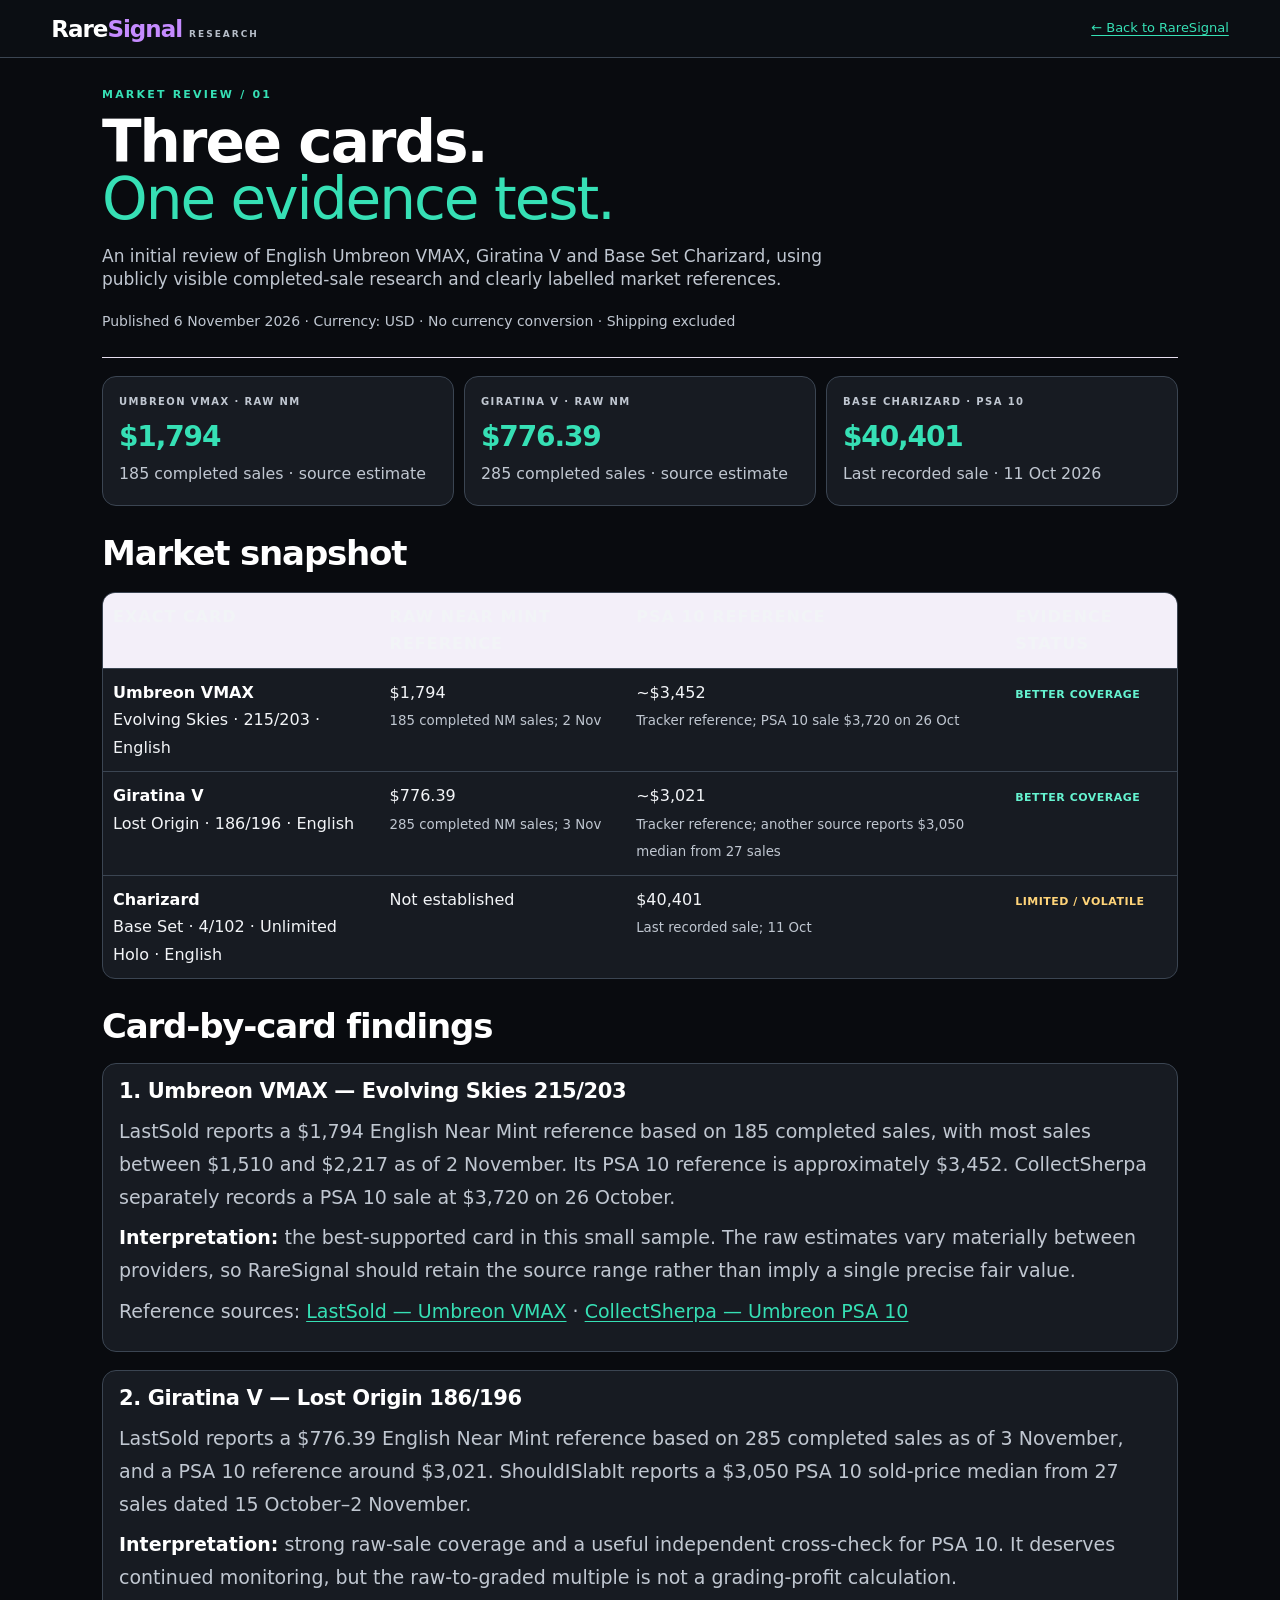
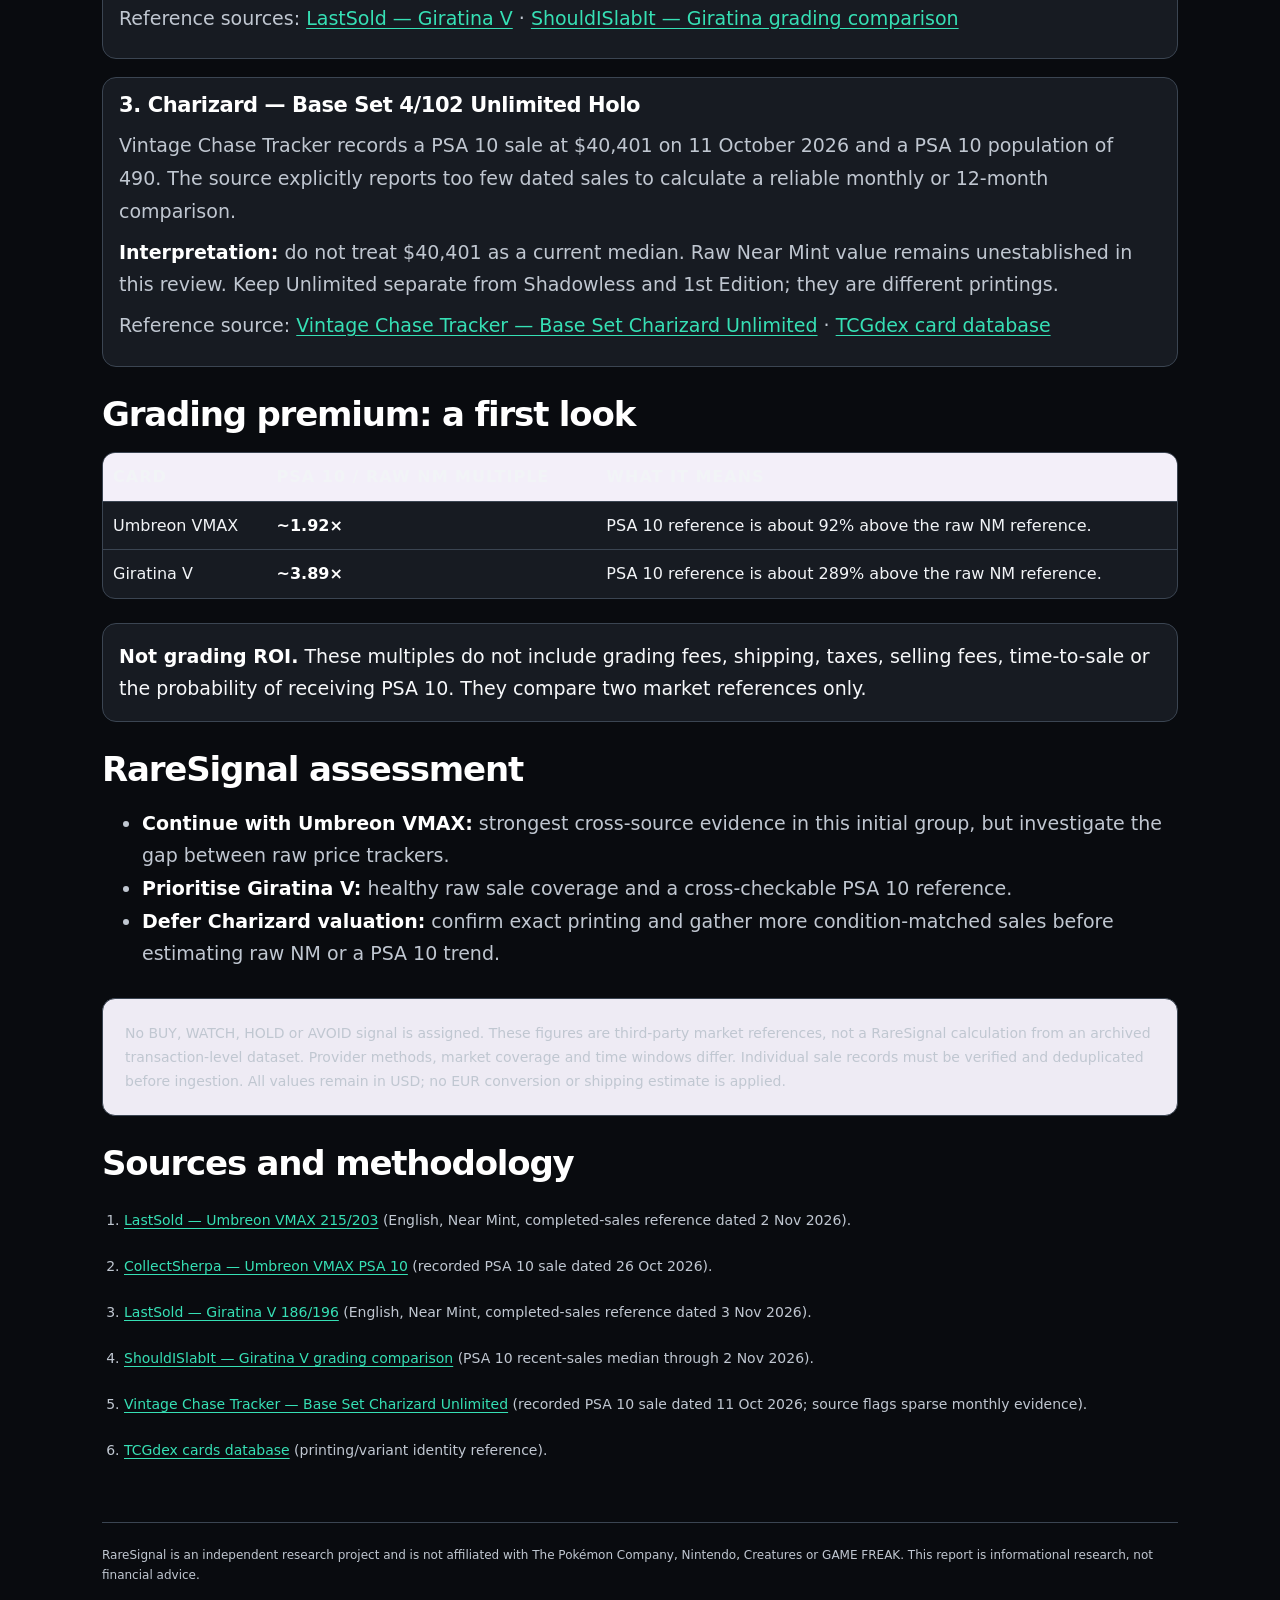
<file: reports/2026-11-06-market-review.html>
<!doctype html>
<html lang="en">
<head>
  <meta charset="utf-8">
  <meta name="viewport" content="width=device-width, initial-scale=1">
  <meta name="theme-color" content="#0b1020">
  <meta name="description" content="RareSignal's initial November 2026 Pokémon card market review: Umbreon VMAX, Giratina V and Base Set Charizard.">
  <title>Three-card market review — 6 November 2026 | RareSignal</title><link rel="icon" type="image/svg+xml" href="../favicon.svg">
  <style>
    :root{--navy:#101a2a;--ink:#1b2738;--muted:#687486;--gold:#b8944f;--paper:#f6f5f1;--line:#e6e2d9;--white:#fff;--green:#376b50;--amber:#8a6222}
    *{box-sizing:border-box}body{margin:0;background:var(--paper);color:var(--ink);font:16px/1.65 Inter,system-ui,-apple-system,"Segoe UI",sans-serif}
    a{color:#745a2d;text-decoration:underline;text-underline-offset:3px}.top{background:var(--navy);color:#fff;padding:22px max(6vw,24px);display:flex;justify-content:space-between;align-items:center;gap:20px}.brand{font:24px Georgia,serif;letter-spacing:-.5px}.brand span{color:#d6bd83}.top a{color:#e8d6ad;font-size:13px}
    main{max-width:980px;margin:0 auto;padding:54px 24px 80px}.eyebrow{font-size:11px;letter-spacing:1.8px;font-weight:750;color:var(--gold)}h1,h2,h3{font-family:Georgia,serif;font-weight:500;line-height:1.2}h1{font-size:clamp(36px,6vw,58px);margin:12px 0}h1 em{color:#9d7c40;font-weight:400}h2{font-size:30px;margin:46px 0 16px}h3{font-size:22px;margin:0 0 8px}.lede{max-width:760px;font-size:18px;color:#4d596a}.meta{font-size:12px;color:var(--muted);margin:16px 0 32px}
    .summary{display:grid;grid-template-columns:repeat(3,1fr);gap:12px;margin:30px 0}.tile{background:#fff;border:1px solid var(--line);padding:18px}.tile span{display:block;font-size:10px;letter-spacing:1.2px;color:var(--muted);font-weight:700}.tile strong{display:block;font-size:24px;margin:8px 0 3px;color:var(--navy)}.tile small{color:var(--muted)}
    .table-wrap{overflow-x:auto;background:#fff;border:1px solid var(--line)}table{width:100%;border-collapse:collapse;min-width:650px}th,td{text-align:left;padding:14px 16px;border-bottom:1px solid var(--line);vertical-align:top}th{font-size:10px;letter-spacing:1px;color:var(--muted);background:#faf9f6}td strong{color:var(--navy)}.status{font-size:11px;font-weight:750;letter-spacing:.5px}.good{color:var(--green)}.caution{color:var(--amber)}
    .card{background:#fff;border:1px solid var(--line);padding:22px;margin:14px 0}.card p{margin:8px 0}.muted{color:var(--muted)}.callout{border-left:3px solid var(--gold);padding:12px 18px;background:#f0ede5;margin:22px 0}.method{font-size:14px;color:#4f5b6b}.sources li{margin:8px 0}.footer{border-top:1px solid var(--line);padding-top:20px;margin-top:48px;color:var(--muted);font-size:12px}
    @media(max-width:680px){.summary{grid-template-columns:1fr}.top{align-items:flex-start;flex-direction:column}main{padding-top:36px}}
  /* Shared RareSignal identity */
:root{--navy:#0b1020;--ink:#171832;--muted:#777991;--gold:#9c4dff;--paper:#f5f4fb;--line:#e6e2f0;--white:#fff;--green:#477d5c;--amber:#9143cf}
body{background:var(--paper);color:var(--ink)}a{color:#9143cf}.top{background:#090d1d;border-bottom:1px solid #be90ff33}.brand span{color:#c58bff}.top a{color:#d7b5ff}.eyebrow{color:#9143cf}h1 em{color:#9143cf}
.tile,.card,.table-wrap{border-color:var(--line);border-radius:12px;box-shadow:0 8px 24px #1e11360a}.tile strong,td strong{color:var(--ink)}th{background:#f3eff9;color:#77718b}.callout{border-left-color:#9c4dff;background:#f1e8fa;border-radius:0 10px 10px 0}.good{color:#477d5c}.caution{color:#9143cf}.footer{border-color:var(--line)}


/* RareSignal editorial report redesign */
:root{--navy:#0b1020;--ink:#17152a;--muted:#77738a;--gold:#9c4dff;--paper:#f5f3fa;--line:#e7e1ef}
body{background:#f5f3fa;color:#242136}
.top{padding:20px clamp(22px,6vw,90px);min-height:76px;background:#0b1020;border-bottom:1px solid #c58bff33}
.brand{font:750 23px Inter,system-ui,sans-serif;letter-spacing:-1px}
.top a{color:#d9c1f5}
main{max-width:1080px;padding:62px clamp(22px,5vw,56px) 90px}
.eyebrow{color:#9143cf;letter-spacing:2.2px}
h1{font:750 clamp(42px,6vw,66px)/1.03 Inter,system-ui,sans-serif;letter-spacing:-.055em;max-width:850px;margin:18px 0}
h1 em{color:#9143cf;font-style:normal}
h2{font:750 clamp(25px,3vw,34px)/1.15 Inter,system-ui,sans-serif;letter-spacing:-.035em;margin:58px 0 20px}
h3{font:700 21px/1.25 Inter,system-ui,sans-serif;letter-spacing:-.02em}
.lede{font-size:19px;line-height:1.75;color:#59556c;max-width:780px}
.meta{padding-bottom:24px;border-bottom:1px solid #e6deef;margin-bottom:32px}
.summary{gap:14px;margin:34px 0 48px}
.tile{border:1px solid #e8e1f0;border-radius:14px;padding:22px;background:#fff;box-shadow:0 12px 32px #21113d0a}
.tile span{color:#817a91;font-size:10px;letter-spacing:1.4px}
.tile strong{font:750 27px Inter,system-ui,sans-serif;letter-spacing:-.04em;margin-top:10px}
.card{background:#fff;border:1px solid #e8e1f0;border-radius:16px;padding:28px;margin:18px 0;box-shadow:0 12px 32px #21113d0a}
.card h3{margin-bottom:12px}
.table-wrap{overflow:auto;border:1px solid #e8e1f0;border-radius:13px;background:#fff;margin:20px 0}
table{border-collapse:collapse;width:100%}
th{background:#f3eff9;color:#69627c;font-size:10px;letter-spacing:1px;text-transform:uppercase}
td,th{padding:15px 17px;border-bottom:1px solid #eee9f3;text-align:left}
tr:last-child td{border-bottom:0}
.callout{padding:19px 22px;border-left:4px solid #9c4dff;background:#f0e8f8;border-radius:0 12px 12px 0;margin:24px 0}
.method{background:#eeebf4;border:1px solid #e5deed;border-radius:13px;padding:22px;color:#5f596e;margin:28px 0}
.sources{padding-left:22px}
.sources li{padding:7px 0;color:#59556c}
a{color:#8540bd;text-underline-offset:3px}
.footer{border-top:1px solid #e4ddeb;padding-top:22px;margin-top:52px;color:#77738a}
@media(max-width:700px){.summary{grid-template-columns:1fr}.card{padding:20px}main{padding-top:42px}}

/* Slightly larger report typography for comfortable reading */
body{font-size:17px;line-height:1.7}
.lede{font-size:20px}
.meta,.sources li{font-size:13px}
td,th{font-size:15px}

/* Readability adjustment: +2px over the previous 17px base */
body{font-size:19px;line-height:1.72}
.lede{font-size:22px}
.meta,.sources li{font-size:14px}
td,th{font-size:16px}
</style>

<style>
/* Compact dark collector-style report */
:root{color-scheme:dark;--bg:#090a0d;--panel:#17191d;--line:#2c3037;--text:#f3f4f6;--muted:#a0a6af;--accent:#20c6a0}
html,body{background:var(--bg)!important;color:var(--text)!important}
.top{padding:12px clamp(18px,4vw,56px);min-height:58px;background:#090a0d;border-bottom:1px solid var(--line)}
.top a{color:var(--accent)}main{max-width:1120px;padding:28px 22px 42px}
h1{font:800 clamp(38px,5vw,58px)/.98 Inter,system-ui,sans-serif;letter-spacing:-2px;margin:9px 0 12px}
h2{font:750 clamp(25px,3vw,34px)/1.05 Inter,system-ui,sans-serif;margin:30px 0 12px}
h3{font:750 21px/1.1 Inter,system-ui,sans-serif}
.eyebrow{color:var(--accent)}h1 em{color:var(--accent)}
.lede{font-size:17px;line-height:1.4;color:#b4bac3}.meta{margin:10px 0 18px;color:var(--muted)}
.summary{gap:10px;margin:18px 0}.tile,.card,.section-card,.note,.callout{background:var(--panel)!important;color:var(--text)!important;border:1px solid var(--line)!important;border-radius:14px;padding:16px;box-shadow:none!important}
.tile strong{font-size:28px;color:var(--accent)}.tile span,.muted,.meta{color:var(--muted)}
a{color:var(--accent)}table{width:100%;border-collapse:collapse}th,td{padding:10px;border-color:var(--line)!important}
@media(max-width:650px){main{padding:24px 16px 34px}.summary{grid-template-columns:1fr 1fr}h2{margin-top:24px}}
</style>


<style>
/* High-contrast report palette */
:root{color-scheme:dark;--bg:#090b0f;--panel:#171b22;--line:#3b4552;--text:#f7f8fa;--muted:#c0c7d1;--accent:#36e0b5}
html,body{background:var(--bg)!important;color:var(--text)!important}
.top{background:#0b0e13!important;color:#fff!important;border-bottom:1px solid var(--line)}
.top a,a{color:var(--accent)!important}
main{color:var(--text)!important}
h1,h2,h3,strong,b{color:#fff!important}
h1 em,.eyebrow{color:var(--accent)!important}
.lede,.meta,.muted,p,li,td small{color:var(--muted)!important}
.tile,.card,.section-card,.note,.callout,.table-wrap{background:var(--panel)!important;color:var(--text)!important;border:1px solid var(--line)!important;box-shadow:none!important}
.tile span{color:var(--muted)!important}.tile strong{color:var(--accent)!important}
th,td{color:#f2f4f7!important;border-color:var(--line)!important}
.status.good{color:#65f3d0!important}.status.caution{color:#ffd479!important}
.footer,.method{color:var(--muted)!important;border-color:var(--line)!important}
:where(a):focus-visible{outline:3px solid #d1a2ff;outline-offset:3px}
@media(max-width:650px){.summary{grid-template-columns:1fr 1fr}}
</style>

</head>
<body>
  <header class="top"><div class="brand">Rare<span>Signal</span> <small style="font:700 9px system-ui;letter-spacing:2px;color:#b6bdc8">RESEARCH</small></div><a href="../index.html">← Back to RareSignal</a></header>
  <main>
    <div class="eyebrow">MARKET REVIEW / 01</div>
    <h1>Three cards.<br><em>One evidence test.</em></h1>
    <p class="lede">An initial review of English Umbreon VMAX, Giratina V and Base Set Charizard, using publicly visible completed-sale research and clearly labelled market references.</p>
    <p class="meta">Published 6 November 2026 · Currency: USD · No currency conversion · Shipping excluded</p>

    <div class="summary">
      <div class="tile"><span>UMBREON VMAX · RAW NM</span><strong>$1,794</strong><small>185 completed sales · source estimate</small></div>
      <div class="tile"><span>GIRATINA V · RAW NM</span><strong>$776.39</strong><small>285 completed sales · source estimate</small></div>
      <div class="tile"><span>BASE CHARIZARD · PSA 10</span><strong>$40,401</strong><small>Last recorded sale · 11 Oct 2026</small></div>
    </div>

    <h2>Market snapshot</h2>
    <div class="table-wrap"><table>
      <thead><tr><th>Exact card</th><th>Raw Near Mint reference</th><th>PSA 10 reference</th><th>Evidence status</th></tr></thead>
      <tbody>
        <tr><td><strong>Umbreon VMAX</strong><br>Evolving Skies · 215/203 · English</td><td>$1,794<br><small>185 completed NM sales; 2 Nov</small></td><td>~$3,452<br><small>Tracker reference; PSA 10 sale $3,720 on 26 Oct</small></td><td><span class="status good">BETTER COVERAGE</span></td></tr>
        <tr><td><strong>Giratina V</strong><br>Lost Origin · 186/196 · English</td><td>$776.39<br><small>285 completed NM sales; 3 Nov</small></td><td>~$3,021<br><small>Tracker reference; another source reports $3,050 median from 27 sales</small></td><td><span class="status good">BETTER COVERAGE</span></td></tr>
        <tr><td><strong>Charizard</strong><br>Base Set · 4/102 · Unlimited Holo · English</td><td>Not established</td><td>$40,401<br><small>Last recorded sale; 11 Oct</small></td><td><span class="status caution">LIMITED / VOLATILE</span></td></tr>
      </tbody>
    </table></div>

    <h2>Card-by-card findings</h2>
    <section class="card">
      <h3>1. Umbreon VMAX — Evolving Skies 215/203</h3>
      <p>LastSold reports a $1,794 English Near Mint reference based on 185 completed sales, with most sales between $1,510 and $2,217 as of 2 November. Its PSA 10 reference is approximately $3,452. CollectSherpa separately records a PSA 10 sale at $3,720 on 26 October.</p>
      <p><strong>Interpretation:</strong> the best-supported card in this small sample. The raw estimates vary materially between providers, so RareSignal should retain the source range rather than imply a single precise fair value.</p>
      <p class="muted">Reference sources: <a href="https://lastsold.com/en/sets/evolving-skies/umbreon-vmax-215">LastSold — Umbreon VMAX</a> · <a href="https://collectsherpa.com/cards/english/umbreon-vmax-alternate-art-secret-215-203-holofoil-246723/psa/10">CollectSherpa — Umbreon PSA 10</a></p>
    </section>
    <section class="card">
      <h3>2. Giratina V — Lost Origin 186/196</h3>
      <p>LastSold reports a $776.39 English Near Mint reference based on 285 completed sales as of 3 November, and a PSA 10 reference around $3,021. ShouldISlabIt reports a $3,050 PSA 10 sold-price median from 27 sales dated 15 October–2 November.</p>
      <p><strong>Interpretation:</strong> strong raw-sale coverage and a useful independent cross-check for PSA 10. It deserves continued monitoring, but the raw-to-graded multiple is not a grading-profit calculation.</p>
      <p class="muted">Reference sources: <a href="https://lastsold.com/en/sets/lost-origin/giratina-v-186">LastSold — Giratina V</a> · <a href="https://shouldislabit.com/grade/giratina-v-lost-origin-186">ShouldISlabIt — Giratina grading comparison</a></p>
    </section>
    <section class="card">
      <h3>3. Charizard — Base Set 4/102 Unlimited Holo</h3>
      <p>Vintage Chase Tracker records a PSA 10 sale at $40,401 on 11 October 2026 and a PSA 10 population of 490. The source explicitly reports too few dated sales to calculate a reliable monthly or 12-month comparison.</p>
      <p><strong>Interpretation:</strong> do not treat $40,401 as a current median. Raw Near Mint value remains unestablished in this review. Keep Unlimited separate from Shadowless and 1st Edition; they are different printings.</p>
      <p class="muted">Reference source: <a href="https://vintagechasetracker.com/card/charizard-base-set-4-unlimited/">Vintage Chase Tracker — Base Set Charizard Unlimited</a> · <a href="https://github.com/tcgdex/cards-database">TCGdex card database</a></p>
    </section>

    <h2>Grading premium: a first look</h2>
    <div class="table-wrap"><table><thead><tr><th>Card</th><th>PSA 10 / raw NM multiple</th><th>What it means</th></tr></thead><tbody>
      <tr><td>Umbreon VMAX</td><td><strong>~1.92×</strong></td><td>PSA 10 reference is about 92% above the raw NM reference.</td></tr>
      <tr><td>Giratina V</td><td><strong>~3.89×</strong></td><td>PSA 10 reference is about 289% above the raw NM reference.</td></tr>
    </tbody></table></div>
    <div class="callout"><strong>Not grading ROI.</strong> These multiples do not include grading fees, shipping, taxes, selling fees, time-to-sale or the probability of receiving PSA 10. They compare two market references only.</div>

    <h2>RareSignal assessment</h2>
    <ul>
      <li><strong>Continue with Umbreon VMAX:</strong> strongest cross-source evidence in this initial group, but investigate the gap between raw price trackers.</li>
      <li><strong>Prioritise Giratina V:</strong> healthy raw sale coverage and a cross-checkable PSA 10 reference.</li>
      <li><strong>Defer Charizard valuation:</strong> confirm exact printing and gather more condition-matched sales before estimating raw NM or a PSA 10 trend.</li>
    </ul>
    <p class="method">No BUY, WATCH, HOLD or AVOID signal is assigned. These figures are third-party market references, not a RareSignal calculation from an archived transaction-level dataset. Provider methods, market coverage and time windows differ. Individual sale records must be verified and deduplicated before ingestion. All values remain in USD; no EUR conversion or shipping estimate is applied.</p>

    <h2>Sources and methodology</h2>
    <ol class="sources">
      <li><a href="https://lastsold.com/en/sets/evolving-skies/umbreon-vmax-215">LastSold — Umbreon VMAX 215/203</a> (English, Near Mint, completed-sales reference dated 2 Nov 2026).</li>
      <li><a href="https://collectsherpa.com/cards/english/umbreon-vmax-alternate-art-secret-215-203-holofoil-246723/psa/10">CollectSherpa — Umbreon VMAX PSA 10</a> (recorded PSA 10 sale dated 26 Oct 2026).</li>
      <li><a href="https://lastsold.com/en/sets/lost-origin/giratina-v-186">LastSold — Giratina V 186/196</a> (English, Near Mint, completed-sales reference dated 3 Nov 2026).</li>
      <li><a href="https://shouldislabit.com/grade/giratina-v-lost-origin-186">ShouldISlabIt — Giratina V grading comparison</a> (PSA 10 recent-sales median through 2 Nov 2026).</li>
      <li><a href="https://vintagechasetracker.com/card/charizard-base-set-4-unlimited/">Vintage Chase Tracker — Base Set Charizard Unlimited</a> (recorded PSA 10 sale dated 11 Oct 2026; source flags sparse monthly evidence).</li>
      <li><a href="https://github.com/tcgdex/cards-database">TCGdex cards database</a> (printing/variant identity reference).</li>
    </ol>
    <div class="footer">RareSignal is an independent research project and is not affiliated with The Pokémon Company, Nintendo, Creatures or GAME FREAK. This report is informational research, not financial advice.</div>
  </main>
</body>
</html>
</file>
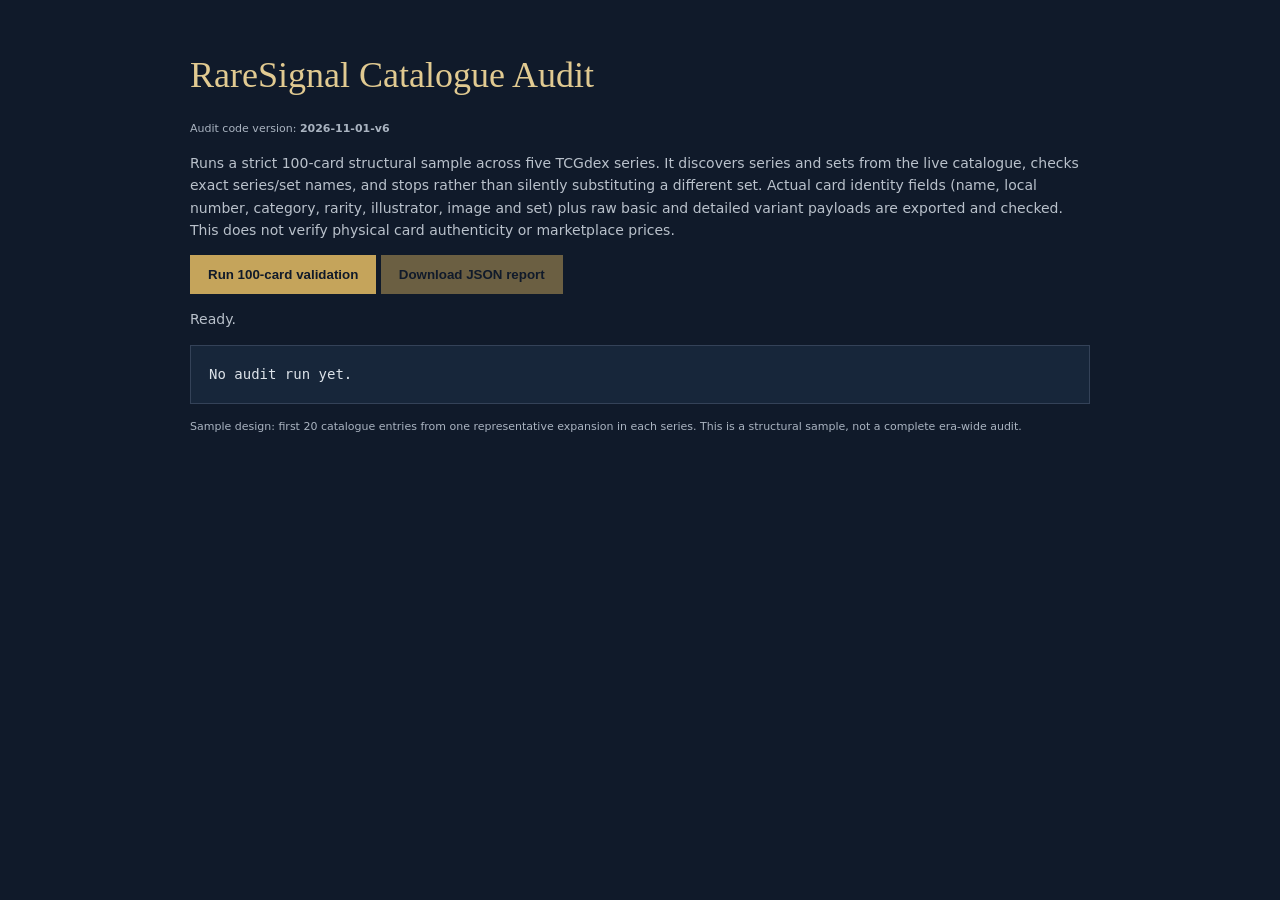
<file: tools/catalogue-audit.html>
<!doctype html>
<html lang="en">
<head>
<meta charset="utf-8"><meta name="viewport" content="width=device-width,initial-scale=1">
<title>RareSignal — Catalogue Validation</title>
<style>
body{font:14px system-ui,sans-serif;background:#101a2a;color:#edf0f4;margin:0;padding:30px}main{max-width:900px;margin:auto}h1{font:36px Georgia,serif;color:#e1ca91}p{color:#b9c1cb;line-height:1.6}button{background:#c5a45b;color:#101a2a;border:0;padding:12px 18px;font-weight:700;cursor:pointer}button:disabled{opacity:.5;cursor:wait}pre{white-space:pre-wrap;overflow-wrap:anywhere;background:#17263a;border:1px solid #344258;padding:18px;color:#dce2e9;line-height:1.5}.small{font-size:11px;color:#aab4c1}
</style>
</head>
<body><main>
<h1>RareSignal Catalogue Audit</h1>
<p class="small">Audit code version: <strong>2026-11-01-v6</strong></p>
<p>Runs a strict 100-card structural sample across five TCGdex series. It discovers series and sets from the live catalogue, checks exact series/set names, and stops rather than silently substituting a different set. Actual card identity fields (name, local number, category, rarity, illustrator, image and set) plus raw basic and detailed variant payloads are exported and checked. This does not verify physical card authenticity or marketplace prices.</p>
<button id="run">Run 100-card validation</button> <button id="download" disabled>Download JSON report</button>
<p id="status">Ready.</p><pre id="output">No audit run yet.</pre>
<p class="small">Sample design: first 20 catalogue entries from one representative expansion in each series. This is a structural sample, not a complete era-wide audit.</p>
</main>
<script>
const API="https://api.tcgdex.net/v2/en";
const AUDIT_VERSION="2026-11-01-v6";
let report=null;
const statusEl=document.querySelector("#status");
const out=document.querySelector("#output");
const runButton=document.querySelector("#run");
const downloadButton=document.querySelector("#download");
async function get(path){
  const response=await fetch(API+path,{cache:"no-store"});
  if(!response.ok) throw new Error(path+" returned HTTP "+response.status);
  return response.json();
}
const TARGETS=[
  {era:"Base",seriesName:"Base",setName:"Base Set"},
  {era:"EX",seriesName:"EX",setName:"Ruby & Sapphire"},
  {era:"Diamond & Pearl / Platinum",seriesName:"Diamond & Pearl",setName:"Diamond & Pearl"},
  {era:"Black & White",seriesName:"Black & White",setName:"Black & White"},
  {era:"Scarlet & Violet",seriesName:"Scarlet & Violet",setName:"Scarlet & Violet"}
];
async function run(){
  runButton.disabled=true;
  downloadButton.disabled=true;
  report=null;
  statusEl.textContent="Loading TCGdex series catalogue…";
  out.textContent="";
  try{
    const seriesBriefs=await get("/series");
    const selected=[];
    const samples=[];
    for(const target of TARGETS){
      const matches=seriesBriefs.filter(item=>item.name===target.seriesName);
      if(matches.length!==1){
        throw new Error("Expected exactly one series named '"+target.seriesName+"'; found "+matches.length+". Audit stopped without producing a partial report.");
      }
      const serie=await get("/series/"+encodeURIComponent(matches[0].id));
      if(serie.name!==target.seriesName){
        throw new Error("Series identity mismatch for "+target.era+": expected '"+target.seriesName+"', received '"+(serie.name||"unnamed")+"'.");
      }
      const setMatches=(serie.sets||[]).filter(item=>item.name===target.setName);
      if(setMatches.length!==1){
        throw new Error("Within series '"+target.seriesName+"', expected exactly one set named '"+target.setName+"'; found "+setMatches.length+". Audit stopped without producing a partial report.");
      }
      const setBrief=setMatches[0];
      const fullSet=await get("/sets/"+encodeURIComponent(setBrief.id));
      if(fullSet.id!==setBrief.id||fullSet.name!==target.setName){
        throw new Error("Set identity mismatch for "+target.era+": expected "+target.setName+" ("+setBrief.id+"), received "+(fullSet.name||"unnamed")+" ("+(fullSet.id||"no id") + ").");
      }
      if((fullSet.serie?.name||"")!==target.seriesName){
        throw new Error("Set '"+fullSet.name+"' reports series '"+(fullSet.serie?.name||"missing")+"', expected '"+target.seriesName+"'.");
      }
      const cards=fullSet.cards||[];
      if(cards.length<20) throw new Error("Set '"+fullSet.name+"' contains only "+cards.length+" cards; expected at least 20.");
      selected.push({era:target.era,seriesId:serie.id,seriesName:serie.name,setId:fullSet.id,setName:fullSet.name,cardCount:cards.length});
      for(const brief of cards.slice(0,20)){
        samples.push({era:target.era,seriesId:serie.id,seriesName:serie.name,setId:fullSet.id,setName:fullSet.name,cardId:brief.id});
      }
    }
    if(samples.length!==100) throw new Error("Expected exactly 100 cards, selected "+samples.length+".");
    let done=0;
    const details=[];
    for(let i=0;i<samples.length;i+=5){
      const batch=samples.slice(i,i+5);
      const results=await Promise.all(batch.map(async item=>{
        try{
          const card=await get("/cards/"+encodeURIComponent(item.cardId));
          const identity={
            id:card.id??null,name:card.name??null,localId:card.localId??null,
            category:card.category??null,rarity:card.rarity??null,
            illustrator:card.illustrator??null,image:card.image??null,
            set:card.set?{id:card.set.id??null,name:card.set.name??null}:null
          };
          const hasName=typeof card.name==="string"&&card.name.trim().length>0;
          const hasLocalId=(typeof card.localId==="string"&&card.localId.trim().length>0)||(typeof card.localId==="number"&&Number.isFinite(card.localId));
          const hasCategory=typeof card.category==="string"&&card.category.trim().length>0;
          const hasImage=typeof card.image==="string"&&card.image.trim().length>0;
          const identityOk=card.id===item.cardId&&card.set?.id===item.setId&&card.set?.name===item.setName&&hasName&&hasLocalId&&hasCategory&&hasImage;
          if(!identityOk) return {...item,ok:false,identityOk:false,identity,error:"Card identity/set mismatch or missing required identity value"};
          return {
            ...item,ok:true,identityOk:true,identity,
            hasName,hasLocalId,
            hasSet:!!card.set,hasCategory,
            hasRarity:card.rarity!==undefined&&card.rarity!==null,
            hasIllustrator:card.illustrator!==undefined&&card.illustrator!==null,
            hasImage,hasVariants:!!card.variants,
            variantKeys:Object.keys(card.variants||{}),variants:card.variants||null,
            hasDetailedVariants:Array.isArray(card.variants_detailed),
            detailedVariantCount:Array.isArray(card.variants_detailed)?card.variants_detailed.length:0,
            variantsDetailed:Array.isArray(card.variants_detailed)?card.variants_detailed:null
          };
        }catch(error){return {...item,ok:false,error:error.message};}
      }));
      details.push(...results);
      done+=batch.length;
      statusEl.textContent="Validated "+done+" / "+samples.length+" cards…";
    }
    const successful=details.filter(item=>item.ok);
    const duplicateCardIds=details.map(x=>x.cardId).filter((id,index,all)=>all.indexOf(id)!==index);
    const identityValueCoverage={
      name:details.filter(x=>typeof x.identity?.name==="string"&&x.identity.name.trim()).length,
      localId:details.filter(x=>x.identity?.localId!==null&&x.identity?.localId!==undefined&&String(x.identity.localId).trim()).length,
      category:details.filter(x=>typeof x.identity?.category==="string"&&x.identity.category.trim()).length,
      rarity:details.filter(x=>x.identity?.rarity!==null&&x.identity?.rarity!==undefined).length,
      illustrator:details.filter(x=>x.identity?.illustrator!==null&&x.identity?.illustrator!==undefined).length,
      image:details.filter(x=>typeof x.identity?.image==="string"&&x.identity.image.trim()).length,
      set:details.filter(x=>x.identity?.set?.id&&x.identity?.set?.name).length
    };
    const variantKeyCounts={};
    for(const card of successful) for(const key of card.variantKeys||[]) variantKeyCounts[key]=(variantKeyCounts[key]||0)+1;
    const detailedRecords=successful.flatMap(card=>(card.variantsDetailed||[]).map(variant=>({cardId:card.cardId,era:card.era,variant})));
    const detailedVariantShapes={};
    for(const item of detailedRecords){
      const shape=Object.keys(item.variant||{}).sort().join(",")||"(no keys)";
      detailedVariantShapes[shape]=(detailedVariantShapes[shape]||0)+1;
    }
    report={
      auditVersion:AUDIT_VERSION,
      selectionMethod:"live-series-catalogue-exact-series-and-set-name-match",
      variantAudit:"raw basic and detailed variant payloads included per card",
      identityAudit:"actual identity values exported; required values validated; duplicates checked",
      runAt:new Date().toISOString(),api:API,
      sampleCount:details.length,successful:successful.length,failed:details.length-successful.length,
      duplicateCardIds:[...new Set(duplicateCardIds)],identityValueCoverage,
      selectedSets:selected,variantKeyCounts,
      detailedVariantRecordCount:detailedRecords.length,detailedVariantShapes,
      fieldCoverage:{
        name:successful.filter(x=>x.hasName).length,
        localId:successful.filter(x=>x.hasLocalId).length,
        set:successful.filter(x=>x.hasSet).length,
        category:successful.filter(x=>x.hasCategory).length,
        rarity:successful.filter(x=>x.hasRarity).length,
        illustrator:successful.filter(x=>x.hasIllustrator).length,
        image:successful.filter(x=>x.hasImage).length,
        variants:successful.filter(x=>x.hasVariants).length,
        detailedVariants:successful.filter(x=>x.hasDetailedVariants).length
      },
      cards:details
    };
    out.textContent=JSON.stringify(report,null,2);
    statusEl.textContent="Audit complete: "+report.successful+" successful, "+report.failed+" failed.";
    downloadButton.disabled=false;
  }catch(error){
    statusEl.textContent="Audit stopped: "+error.message;
    out.textContent=error.stack||error.message;
  }finally{runButton.disabled=false;}
}
runButton.addEventListener("click",run);
downloadButton.addEventListener("click",()=>{
  if(!report)return;
  const blob=new Blob([JSON.stringify(report,null,2)],{type:"application/json"});
  const url=URL.createObjectURL(blob);
  const anchor=document.createElement("a");
  anchor.href=url;anchor.download="raresignal-tcgdex-100-card-audit-v6.json";
  anchor.click();URL.revokeObjectURL(url);
});
</script></body></html>
</file>
<file: styles.css>
:root{--navy:#101a2a;--navy-2:#17263a;--ink:#172234;--muted:#758092;--gold:#c5a45b;--gold-light:#e1ca91;--paper:#f6f5f1;--line:#e7e4dc;--white:#fff;--green:#668c72}*{box-sizing:border-box}html{scroll-behavior:smooth}body{margin:0;background:var(--paper);color:var(--ink);font-family:Inter,ui-sans-serif,system-ui,-apple-system,BlinkMacSystemFont,"Segoe UI",sans-serif;-webkit-font-smoothing:antialiased}a{color:inherit;text-decoration:none}.site-header{height:82px;padding:0 clamp(22px,6vw,92px);display:flex;align-items:center;justify-content:space-between;background:#fff;border-bottom:1px solid #ece9e1;position:sticky;top:0;z-index:10}.brand{display:flex;align-items:center;gap:11px}.brand-mark{width:38px;height:38px;display:grid;place-items:center;background:var(--navy);color:var(--gold-light);font-family:Georgia,serif;font-size:25px;border:1px solid var(--gold);border-radius:2px}.brand-name{font-family:Georgia,serif;font-size:22px;letter-spacing:-.7px;color:var(--navy);line-height:1}.brand-name>span{color:#a88949}.brand-name small{display:block;font:600 8px/1.5 Inter,system-ui,sans-serif;letter-spacing:2.8px;color:#8a8d91;margin-top:4px}.main-nav{display:flex;gap:34px;height:100%;align-items:center}.main-nav a{font-size:12px;color:#677181;letter-spacing:.15px;height:100%;display:flex;align-items:center;position:relative}.main-nav a.active,.main-nav a:hover{color:var(--navy)}.main-nav a.active:after{content:"";height:2px;background:var(--gold);position:absolute;bottom:0;left:0;right:0}.header-actions{display:flex;align-items:center;gap:22px}.language-pill{font-size:10px;letter-spacing:1px;border:1px solid var(--line);padding:9px 11px;color:#586273}.language-pill span{margin-left:8px}.header-link{font-size:11px;color:var(--navy);font-weight:650}.header-link span{color:#a88949;margin-left:4px}.hero{min-height:510px;background:var(--navy);color:white;padding:100px clamp(22px,10vw,150px) 60px;position:relative;overflow:hidden}.hero:before{content:"";position:absolute;inset:0;background:linear-gradient(110deg,rgba(16,26,42,1) 0%,rgba(16,26,42,.97) 47%,rgba(16,26,42,.55) 100%);z-index:1}.hero-glow{position:absolute;width:520px;height:520px;border-radius:50%;right:8%;top:-70px;background:radial-gradient(circle,rgba(197,164,91,.16),rgba(197,164,91,0) 68%)}.hero-content{position:relative;z-index:2;max-width:650px}.eyebrow{font-size:9px;letter-spacing:2px;font-weight:700;color:var(--gold-light);display:flex;align-items:center;gap:9px}.eyebrow-dot,.status-dot{width:6px;height:6px;border-radius:50%;background:var(--gold);display:inline-block}.hero h1{font:400 clamp(44px,6vw,70px)/1.04 Georgia,serif;letter-spacing:-2.5px;margin:28px 0 18px}.hero h1 em,.market-inner h2 em,.newsletter-inner h2 em{font-weight:400;color:var(--gold-light)}.hero-copy{max-width:485px;color:#b9c1cb;font-size:14px;line-height:1.8}.text-link{display:inline-flex;gap:18px;align-items:center;margin-top:24px;color:var(--gold-light);font-size:11px;font-weight:650}.text-link span{font-size:17px}.hero-aside{position:absolute;right:12%;top:90px;width:330px;height:310px;z-index:1;opacity:.9}.orbit{position:absolute;border:1px solid rgba(197,164,91,.22);border-radius:50%;transform:rotate(-25deg)}.orbit-one{width:300px;height:180px;left:10px;top:55px}.orbit-two{width:230px;height:300px;left:45px;top:-5px;transform:rotate(55deg)}.signal-core{position:absolute;left:126px;top:103px;width:78px;height:78px;border:1px solid var(--gold);border-radius:50%;display:grid;place-items:center;box-shadow:0 0 55px rgba(197,164,91,.17)}.signal-core span{font:42px Georgia,serif;color:var(--gold-light)}.signal-label{position:absolute;left:104px;top:218px;text-align:center;font-size:8px;line-height:1.8;letter-spacing:2px;color:#aab1ba}.hero-footer{position:absolute;bottom:0;left:clamp(22px,10vw,150px);right:clamp(22px,10vw,150px);z-index:2;border-top:1px solid rgba(255,255,255,.13);padding:18px 0;display:flex;justify-content:space-between;color:#8490a0;font-size:8px;letter-spacing:1.8px}.section-wrap{max-width:1180px;margin:0 auto;padding-left:28px;padding-right:28px}.finder-section{padding-top:86px;padding-bottom:94px}.section-heading{display:flex;justify-content:space-between;align-items:flex-end;gap:20px}.eyebrow.muted{color:#a1844b}.section-heading h2,.research-section h2{font:400 36px Georgia,serif;letter-spacing:-.8px;margin:13px 0 9px;color:var(--navy)}.section-heading p{font-size:12px;color:#7b8491;margin:0;line-height:1.7}.catalogue-status{font-size:10px;color:#77818e;display:flex;align-items:center;gap:8px;padding-bottom:5px}.status-dot{background:#c3a35d}.search-panel{margin-top:34px;background:#fff;border:1px solid var(--line);padding:25px 27px 18px;box-shadow:0 8px 28px rgba(27,38,53,.035)}.search-label{display:block;font-size:8px;font-weight:700;letter-spacing:1.7px;color:#7e8792;margin-bottom:12px}.search-row{display:flex;gap:10px}.search-input-wrap{height:52px;border:1px solid #e2e0d9;display:flex;align-items:center;flex:1;padding:0 15px}.search-icon{font-size:25px;color:#9d895d;margin-right:11px;transform:rotate(-20deg)}.search-input-wrap input{border:0;outline:0;width:100%;font:13px Inter,system-ui,sans-serif;color:var(--ink);background:transparent}.search-input-wrap input::placeholder{color:#aab0b8}.gold-button{border:0;background:var(--navy);color:#fff;padding:0 22px;font-size:11px;font-weight:650;cursor:pointer;min-width:150px}.gold-button span{color:var(--gold-light);font-size:17px;margin-left:12px}.gold-button:hover{background:#233651}.filter-row{display:flex;align-items:center;justify-content:space-between;gap:14px;margin-top:17px;padding-top:14px;border-top:1px solid #f0eee8}.filter-row label{display:flex;align-items:center;gap:12px;font-size:8px;font-weight:700;letter-spacing:1.4px;color:#8b929b}.filter-row select{min-width:210px;max-width:100%;height:34px;border:1px solid #e2e0d9;background:#fff;padding:0 10px;color:#465264;font:10px Inter,system-ui,sans-serif;letter-spacing:0}.clear-filters{border:0;background:transparent;color:#927b4d;font-size:9px;cursor:pointer}.search-hints{display:flex;align-items:center;gap:17px;padding-top:16px}.search-hints>span{font-size:8px;letter-spacing:1.3px;color:#a0a5ac}.search-hints button{border:0;background:transparent;padding:0;color:#6c7786;font-size:10px;cursor:pointer}.search-hints button:hover{color:#a1844b}.results-toolbar{display:flex;justify-content:space-between;align-items:center;margin:27px 0 15px;color:#677282;font-size:10px}.results-note{color:#9ba1a8;font-size:9px}.results-grid{display:grid;grid-template-columns:repeat(4,minmax(0,1fr));gap:15px}.empty-state{grid-column:1/-1;text-align:center;padding:54px 20px;background:#f0efe9;border:1px dashed #d9d5ca}.empty-symbol{font-size:35px;color:#b59a61}.empty-state h3{font:400 21px Georgia,serif;color:var(--navy);margin:12px 0 7px}.empty-state p{font-size:11px;color:#828b97;margin:0}.card-result{background:#fff;border:1px solid var(--line);padding:13px;cursor:pointer;transition:transform .18s,box-shadow .18s}.card-result:hover{transform:translateY(-3px);box-shadow:0 10px 25px rgba(20,31,48,.09)}.card-art{height:190px;background:linear-gradient(145deg,#f3f1eb,#e7e5dd);display:grid;place-items:center;overflow:hidden}.card-art img{max-width:100%;max-height:100%;object-fit:contain}.card-art .art-placeholder{font:30px Georgia,serif;color:#c3a45e}.card-result h3{font:400 16px Georgia,serif;margin:12px 0 5px;color:var(--navy)}.card-meta{font-size:9px;color:#8a929d;line-height:1.6}.card-number{font-size:9px;color:#9a804a;letter-spacing:.6px;margin-top:8px}.load-more-wrap{text-align:center;margin-top:25px}.outline-button{border:1px solid #c9c4b8;background:transparent;padding:12px 22px;font-size:10px;color:var(--navy);cursor:pointer}.market-strip{background:#eae8e0;padding:72px 0}.market-inner{display:grid;grid-template-columns:1fr 1fr;gap:70px;align-items:center}.market-inner h2{font:400 37px/1.2 Georgia,serif;color:var(--navy);margin:14px 0 0}.market-inner h2 em{color:#a1844b}.market-copy p{font-size:12px;line-height:1.9;color:#697484;max-width:480px;margin:0 0 20px}.coming-soon{font-size:8px;letter-spacing:1.3px;color:#8d805f;display:inline-flex;align-items:center;gap:8px;white-space:nowrap}.coming-soon i{width:6px;height:6px;border-radius:50%;background:#b79a5c;display:inline-block}.research-section{padding-top:82px;padding-bottom:92px}.research-cards{display:grid;grid-template-columns:repeat(3,1fr);gap:15px;margin-top:33px}.research-card{background:#fff;border:1px solid var(--line);padding:25px;min-height:220px;position:relative}.card-index{position:absolute;right:20px;top:19px;font-size:9px;color:#b4aa92;letter-spacing:1px}.research-icon{width:35px;height:35px;border:1px solid #ded5c0;color:#a1844b;display:grid;place-items:center;font-size:18px}.research-card h3{font:400 18px Georgia,serif;color:var(--navy);margin:20px 0 8px}.research-card p{font-size:10px;line-height:1.8;color:#7a8491;min-height:37px}.card-foot{font-size:8px;letter-spacing:1.1px;color:#9a804a;display:block;margin-top:18px}.newsletter-section{background:var(--navy);color:#fff;padding:65px 0}.newsletter-inner{display:grid;grid-template-columns:1fr 1fr;gap:70px;align-items:center}.newsletter-inner h2{font:400 36px/1.2 Georgia,serif;margin:15px 0 0}.newsletter-inner p{font-size:12px;color:#c0c7d0;line-height:1.8;margin:0 0 14px;max-width:420px}.newsletter-note{font-size:9px;color:#9fa9b7;line-height:1.6;display:block}.site-footer{padding-top:35px;padding-bottom:24px;display:grid;grid-template-columns:1fr 1fr;gap:20px}.site-footer>p{font-size:10px;color:#7e8793;line-height:1.7;margin:0}.footer-bottom{grid-column:1/-1;border-top:1px solid #e2dfd7;margin-top:20px;padding-top:17px;display:flex;justify-content:space-between;gap:15px;font-size:8px;color:#9299a1}.footer-bottom a{color:#8a754a}.card-dialog{border:0;padding:0;max-width:620px;width:calc(100% - 30px);box-shadow:0 20px 80px rgba(0,0,0,.25)}.card-dialog::backdrop{background:rgba(10,18,30,.72);backdrop-filter:blur(3px)}.dialog-close{position:absolute;right:12px;top:8px;border:0;background:#fff;font-size:27px;cursor:pointer;color:#536070}.dialog-layout{display:grid;grid-template-columns:42% 1fr;min-height:360px}.dialog-art{background:#efeee8;display:grid;place-items:center;padding:22px}.dialog-art img{max-width:100%;max-height:330px;object-fit:contain}.dialog-info{padding:45px 28px 25px}.dialog-info h2{font:400 28px Georgia,serif;color:var(--navy);margin:8px 0}.dialog-info p{font-size:11px;line-height:1.8;color:#7a8491}.detail-label{font-size:8px;letter-spacing:1.4px;color:#a1844b;font-weight:700}.detail-list{border-top:1px solid var(--line);margin-top:20px;padding-top:13px}.detail-row{display:flex;justify-content:space-between;gap:15px;padding:7px 0;font-size:10px}.detail-row span:first-child{color:#858e99}.detail-row span:last-child{text-align:right;color:#253348}.source-note{font-size:8px;color:#9299a1;margin-top:20px}@media(max-width:850px){.main-nav{gap:17px}.hero-aside{right:0;opacity:.45}.results-grid{grid-template-columns:repeat(3,minmax(0,1fr))}.hero{padding-top:85px}}@media(max-width:620px){.site-header{height:68px;padding:0 18px}.main-nav{display:none}.header-actions{gap:12px}.header-link{font-size:10px}.brand-mark{width:34px;height:34px}.brand-name{font-size:20px}.hero{min-height:470px;padding:82px 24px 70px}.hero-aside{right:-105px;top:130px;transform:scale(.8);opacity:.24}.hero h1{font-size:48px}.hero-footer{left:24px;right:24px;font-size:7px}.section-wrap{padding-left:19px;padding-right:19px}.finder-section{padding-top:60px;padding-bottom:65px}.section-heading{display:block}.catalogue-status{margin-top:18px}.section-heading h2,.research-section h2{font-size:31px}.search-panel{padding:19px 15px 15px}.search-row{display:block}.search-input-wrap{height:49px}.gold-button{height:47px;width:100%;margin-top:9px}.filter-row{align-items:flex-start;flex-direction:column}.filter-row select{min-width:0;width:100%}.search-hints{gap:12px;flex-wrap:wrap}.search-hints>span{width:100%}.results-toolbar{align-items:flex-start;gap:10px}.results-grid{grid-template-columns:repeat(2,minmax(0,1fr));gap:10px}.card-art{height:155px}.market-strip{padding:55px 0}.market-inner,.newsletter-inner{grid-template-columns:1fr;gap:24px}.market-inner h2,.newsletter-inner h2{font-size:32px}.research-section{padding-top:60px;padding-bottom:65px}.research-cards{grid-template-columns:1fr}.research-card{min-height:190px}.newsletter-section{padding:52px 0}.site-footer{grid-template-columns:1fr;gap:14px}.footer-bottom{grid-column:1;flex-direction:column;line-height:1.6}.dialog-layout{grid-template-columns:1fr}.dialog-art{min-height:230px}.dialog-art img{max-height:240px}.dialog-info{padding:28px 22px}.dialog-close{z-index:2}}

/* Visual refinement: clearer hierarchy, calmer surfaces and responsive controls */
:root{--shadow-soft:0 12px 34px rgba(16,26,42,.07);--radius-card:5px}
.site-header{box-shadow:0 3px 16px rgba(16,26,42,.035);backdrop-filter:saturate(1.15)}
.main-nav a,.header-link,.text-link,.search-hints button,.clear-filters,.outline-button,.gold-button{transition:color .18s ease,background .18s ease,border-color .18s ease,transform .18s ease}
.brand-mark{box-shadow:inset 0 0 0 3px rgba(255,255,255,.035)}
.hero{isolation:isolate}
.hero:after{content:"";position:absolute;inset:auto 0 0;height:1px;background:linear-gradient(90deg,transparent,rgba(225,202,145,.45),transparent);z-index:2}
.search-panel{border-radius:var(--radius-card);box-shadow:var(--shadow-soft)}
.search-input-wrap:focus-within{border-color:#b99b5b;box-shadow:0 0 0 3px rgba(197,164,91,.12)}
.gold-button{border-radius:3px}
.gold-button:hover,.outline-button:hover{transform:translateY(-1px)}
.card-result,.research-card{border-radius:var(--radius-card)}
.card-result{box-shadow:0 2px 8px rgba(16,26,42,.025)}
.card-result:hover{border-color:#d3c39f}
.card-art{border-radius:2px}
.research-card{transition:transform .2s ease,box-shadow .2s ease,border-color .2s ease}
.research-card:hover{transform:translateY(-3px);box-shadow:var(--shadow-soft);border-color:#d9cba9}
.market-strip{border-top:1px solid #e3e0d7;border-bottom:1px solid #e3e0d7}
.card-dialog{border-radius:5px;overflow:hidden}
.dialog-close{width:36px;height:36px;border-radius:50%;box-shadow:0 2px 10px rgba(0,0,0,.08)}
.search-label,.eyebrow,.coming-soon{line-height:1.5}
@media(min-width:1200px){.hero{padding-left:max(10vw,150px)}.hero-footer{left:max(10vw,150px);right:max(10vw,150px)}}
@media(max-width:850px){.site-header{padding-left:22px;padding-right:22px}.header-actions{gap:14px}.main-nav{gap:15px}.hero-aside{right:-40px}.market-inner,.newsletter-inner{gap:38px}}
@media(max-width:620px){.site-header{gap:10px}.header-actions{gap:10px}.language-pill{display:none}.header-link{font-size:9px}.hero h1{letter-spacing:-1.8px}.hero-copy{font-size:13px}.hero-footer{letter-spacing:1px}.results-toolbar{flex-wrap:wrap}.results-note{width:100%}.card-result{padding:9px}.card-result h3{font-size:14px}.card-art{height:145px}.research-card{padding:22px}.dialog-layout{max-height:85vh;overflow:auto}}
@media(prefers-reduced-motion:reduce){html{scroll-behavior:auto}*,*:before,*:after{transition-duration:.01ms!important;animation-duration:.01ms!important;animation-iteration-count:1!important}}

/* RareSignal homepage v2 — sharper positioning, clearer calls to action */
:root{--gold-deep:#a88949;--surface:#fff;--ink-soft:#657184}
.site-header{height:78px;padding:0 clamp(20px,6vw,88px)}
.brand-name small{letter-spacing:2px}
.header-actions{gap:20px}
.header-cta{background:var(--navy);color:#fff;padding:13px 17px;font-size:10px;font-weight:700;letter-spacing:.2px;border-radius:3px}
.header-cta span{color:var(--gold-light);padding-left:8px;font-size:15px}
.header-cta:hover{background:#263a55}
.hero{min-height:570px;padding-top:112px}
.hero:before{background:linear-gradient(105deg,#101a2a 0%,rgba(16,26,42,.98) 48%,rgba(16,26,42,.68) 100%)}
.hero h1{font-size:clamp(48px,6.2vw,76px);line-height:1.02;margin-top:27px}
.hero-copy{font-size:15px;max-width:520px;line-height:1.85}
.hero-actions{display:flex;align-items:center;gap:25px;flex-wrap:wrap;margin-top:28px}
.hero-actions .gold-button{display:inline-flex;align-items:center;justify-content:center;min-height:49px;padding:0 19px;min-width:0}
.hero-secondary,.section-link,.method-link,.newsletter-cta{font-size:11px;font-weight:650;color:var(--gold-light);border-bottom:1px solid rgba(225,202,145,.4);padding-bottom:5px}
.hero-secondary span,.section-link span,.method-link span,.newsletter-cta span{padding-left:7px}
.hero-proof{display:flex;gap:19px;flex-wrap:wrap;margin-top:36px;color:#aeb8c5;font-size:9px}
.hero-proof span{display:flex;align-items:center;gap:7px}
.hero-proof i{width:5px;height:5px;border-radius:50%;background:var(--gold);display:inline-block}
.hero-aside{right:10%;transform:scale(1.08)}
.hero-footer{letter-spacing:1.5px}
.trust-band{background:#fff;border-bottom:1px solid var(--line);display:grid;grid-template-columns:repeat(3,1fr);padding:23px max(28px,calc((100% - 1124px)/2));gap:28px}
.trust-band>div{display:flex;align-items:center;gap:14px}
.trust-number{font:italic 22px Georgia,serif;color:#b4975d}
.trust-band b,.trust-band small{display:block}
.trust-band b{font:600 11px Inter,system-ui,sans-serif;color:var(--navy);margin-bottom:4px}
.trust-band small{font-size:9px;color:#87909c}
.finder-section{padding-top:82px;padding-bottom:84px}
.section-heading h2,.research-section h2{font-size:40px;letter-spacing:-1px}
.section-heading p{font-size:13px}
.catalogue-status{background:#eeeee8;border-radius:30px;padding:9px 12px}
.search-panel{margin-top:30px;padding:27px 29px 19px}
.search-label{font-size:9px}
.search-input-wrap{height:56px}
.search-input-wrap input{font-size:14px}
.search-row .gold-button{min-height:56px}
.filter-row{margin-top:18px}
.search-hints{padding-top:18px}
.results-grid{gap:17px}
.finder-disclaimer{font-size:9px;color:#9299a1;margin-top:18px}
.research-section{background:#eeede7;padding:78px 0 86px}
.research-section .section-heading{align-items:end}
.section-link{color:#947843;border-color:#cbbd9c;white-space:nowrap}
.research-cards{margin-top:35px;gap:17px}
.research-card{padding:27px;min-height:245px;box-shadow:0 4px 18px rgba(16,26,42,.025)}
.research-card h3{font-size:20px}
.research-card p{font-size:11px;line-height:1.85;min-height:58px}
.research-icon{width:40px;height:40px;font-size:20px}
.latest-report{padding-top:75px;padding-bottom:72px}
.report-kicker{display:flex;justify-content:space-between;align-items:center;border-bottom:1px solid var(--line);padding-bottom:15px}
.report-date{font-size:9px;letter-spacing:1.5px;color:#8b929b}
.report-content{display:flex;justify-content:space-between;align-items:center;gap:45px;padding:30px 0 28px}
.report-content h2{font:400 39px/1.14 Georgia,serif;color:var(--navy);margin:0 0 14px;letter-spacing:-.8px}
.report-content h2 em{color:#a1844b;font-weight:400}
.report-content p{font-size:12px;line-height:1.9;color:#748091;max-width:650px;margin:0}
.report-link{display:flex;align-items:center;gap:22px;padding:17px 20px;background:var(--navy);color:white;white-space:nowrap;font-size:9px;letter-spacing:1.3px}
.report-link b{font-size:19px;color:var(--gold-light);font-weight:400}
.report-link:hover{background:#263a55}
.report-foot{border-top:1px solid var(--line);padding-top:14px;display:flex;justify-content:space-between;gap:18px;color:#9a9fa6;font-size:8px;letter-spacing:1.2px}
.method-section{background:var(--navy);color:#fff;padding:76px 0}
.method-inner{display:grid;grid-template-columns:.9fr 1.1fr;gap:80px;align-items:start}
.method-inner h2{font:400 42px/1.14 Georgia,serif;margin:17px 0 0;letter-spacing:-1px}
.method-inner h2 em{color:var(--gold-light);font-weight:400}
.method-copy p{font-size:13px;line-height:1.9;color:#c1c9d3;margin:0 0 18px;max-width:570px}
.method-copy ul{padding:0;margin:0 0 24px;list-style:none;display:grid;gap:12px}
.method-copy li{font-size:11px;color:#d8dde4;line-height:1.6;padding-left:19px;position:relative}
.method-copy li:before{content:"";position:absolute;left:0;top:7px;width:6px;height:6px;border-radius:50%;background:var(--gold)}
.method-link{display:inline-block}
.newsletter-section{padding:68px 0}
.newsletter-inner{grid-template-columns:1fr 1fr}
.newsletter-inner h2{font-size:40px}
.newsletter-inner p{font-size:13px;line-height:1.9}
.newsletter-cta{display:inline-block;margin-top:7px}
.site-footer{display:block;padding-top:38px;padding-bottom:25px}
.footer-main{display:grid;grid-template-columns:1fr 1.2fr 1fr;gap:35px;align-items:start}
.footer-main>p{font-size:10px;color:#7e8793;line-height:1.8;margin:0;max-width:330px}
.footer-nav{display:grid;grid-template-columns:1fr 1fr;gap:13px}
.footer-nav a{font-size:10px;color:#657184}
.footer-nav a:hover,.footer-bottom a:hover{color:#a1844b}
.footer-bottom{margin-top:30px}
@media(max-width:850px){
 .hero-aside{right:-25px;opacity:.48}.trust-band{padding-left:28px;padding-right:28px;gap:16px}
 .method-inner{gap:38px}.footer-main{grid-template-columns:1fr 1fr}.footer-nav{grid-column:1/-1;grid-template-columns:repeat(4,1fr)}
}
@media(max-width:620px){
 .site-header{height:68px;padding:0 16px}.header-actions{gap:9px}.header-link{font-size:9px}.header-cta{padding:11px 12px;font-size:9px}
 .brand-name{font-size:19px}.brand-name small{font-size:7px;letter-spacing:1.5px}
 .hero{min-height:525px;padding:76px 22px 75px}.hero h1{font-size:clamp(43px,11vw,54px)}
 .hero-copy{font-size:13px}.hero-aside{right:-135px;top:150px;transform:scale(.78);opacity:.22}
 .hero-actions{align-items:flex-start;flex-direction:column;gap:17px}.hero-proof{gap:11px;flex-direction:column;margin-top:27px}
 .hero-footer{left:22px;right:22px;font-size:6px;letter-spacing:.8px}
 .trust-band{grid-template-columns:1fr;padding:20px 22px;gap:17px}.trust-number{width:25px}
 .finder-section{padding-top:58px;padding-bottom:62px}.section-heading h2,.research-section h2{font-size:33px}
 .catalogue-status{display:inline-flex;margin-top:15px}.search-panel{padding:18px 14px}
 .research-section{padding:58px 0 64px}.research-section .section-heading{display:block}.section-link{display:inline-block;margin-top:18px}
 .research-cards{grid-template-columns:1fr;gap:11px}.research-card{min-height:0;padding:22px}.research-card p{min-height:0}
 .latest-report{padding-top:55px;padding-bottom:55px}.report-content{display:block;padding:25px 0}
 .report-content h2{font-size:34px}.report-content p{font-size:11px}.report-link{display:inline-flex;margin-top:22px}
 .report-foot{font-size:7px;line-height:1.7;flex-direction:column}
 .method-section{padding:56px 0}.method-inner{grid-template-columns:1fr;gap:24px}.method-inner h2{font-size:36px}
 .newsletter-section{padding:54px 0}.newsletter-inner{grid-template-columns:1fr;gap:22px}.newsletter-inner h2{font-size:35px}
 .footer-main{grid-template-columns:1fr;gap:18px}.footer-nav{grid-column:auto;grid-template-columns:1fr 1fr}
 .footer-bottom{margin-top:23px}
}


/* RareSignal visual direction v3 — modern dark hero, purple identity, light research workspace */
:root{--navy:#0b1020;--navy-2:#15152d;--ink:#171832;--muted:#777991;--gold:#9c4dff;--gold-light:#c58bff;--gold-deep:#8036db;--paper:#f5f4fb;--line:#e6e2f0;--green:#668c72}
body{background:var(--paper);color:var(--ink)}
.site-header{height:76px;padding:0 clamp(20px,4vw,64px);background:rgba(9,12,27,.97);border-bottom:1px solid rgba(190,144,255,.18);backdrop-filter:blur(14px)}
.brand-mark{width:36px;height:36px;display:flex;align-items:flex-end;justify-content:center;gap:3px;padding:7px;background:transparent;border:0}
.brand-mark span{display:block;width:7px;border-radius:3px 3px 1px 1px;background:linear-gradient(180deg,#d6a2ff,#8429ed)}
.brand-mark span:nth-child(1){height:12px}.brand-mark span:nth-child(2){height:20px}.brand-mark span:nth-child(3){height:27px}
.brand-name{font:750 23px/1 Inter,system-ui,sans-serif;letter-spacing:-1.2px;color:#fff}
.brand-name>span{color:#c58bff}
.brand-name small{font:650 7px/1.7 Inter,system-ui,sans-serif;letter-spacing:1.6px;color:#a7a4bd}
.main-nav{gap:clamp(13px,2.1vw,29px)}
.main-nav a{font-size:11px;color:#c1bfd1}
.main-nav a.active,.main-nav a:hover{color:#fff}
.main-nav a.active:after{height:3px;background:#b66bff;border-radius:4px}
.header-cta{background:linear-gradient(110deg,#8e35ec,#b14cff);border-radius:9px;padding:13px 18px;box-shadow:0 7px 22px rgba(151,58,239,.23)}
.header-cta:hover{background:#a64aff}
.hero{min-height:500px;padding:92px clamp(28px,7vw,105px) 68px;background:#090d1d;isolation:isolate}
.hero:before{background:linear-gradient(90deg,#090d1d 0%,rgba(9,13,29,.98) 38%,rgba(9,13,29,.62) 70%,rgba(9,13,29,.18) 100%);z-index:-1}
.hero:after{content:"";position:absolute;inset:0;background:radial-gradient(ellipse at 76% 45%,rgba(137,48,227,.23),transparent 42%),linear-gradient(180deg,transparent 75%,rgba(108,46,175,.12));z-index:-2}
.hero-glow{display:none}
.hero-content{max-width:600px;z-index:3}
.eyebrow{color:#d2a4ff;font-size:10px;letter-spacing:1.8px}
.eyebrow-dot,.hero-proof i{background:#bd70ff;box-shadow:0 0 12px rgba(190,112,255,.65)}
.hero h1{font:800 clamp(48px,6.4vw,76px)/1.02 Inter,system-ui,sans-serif;letter-spacing:-3.6px;margin:23px 0 18px}
.hero h1 em{font-style:normal;color:#b66aff}
.hero-copy{color:#c2c1d2;font-size:15px;line-height:1.75;max-width:520px}
.hero-actions{gap:18px;margin-top:27px}
.hero-actions .gold-button{min-height:52px;padding:0 22px;border-radius:10px;background:linear-gradient(110deg,#8b2fe8,#b54dff);box-shadow:0 8px 25px rgba(150,54,239,.27);font-size:12px}
.hero-actions .gold-button:hover{background:#a64aff}
.hero-actions .gold-button span:last-child{color:#fff}
.button-search{font-size:24px;line-height:0;margin-right:7px}
.hero-secondary{border:1px solid #a95bf0;border-radius:10px;padding:15px 20px;color:#f5eaff}
.hero-secondary span{padding:0 8px 0 0;color:#c47cff;font-size:17px}
.hero-proof{gap:20px;color:#c4c0d3;font-size:10px;margin-top:30px}
.hero-aside{display:none}
.hero-ambient{position:absolute;right:5%;top:10px;width:min(51vw,650px);height:420px;z-index:1;pointer-events:none;overflow:hidden}
.visual-grid{position:absolute;inset:0;opacity:.18;background-image:linear-gradient(rgba(174,113,255,.22) 1px,transparent 1px),linear-gradient(90deg,rgba(174,113,255,.22) 1px,transparent 1px);background-size:38px 38px;mask-image:radial-gradient(ellipse,black 15%,transparent 72%)}
.visual-halo{position:absolute;width:370px;height:370px;right:90px;top:12px;border-radius:50%;background:radial-gradient(circle,rgba(156,72,255,.32),rgba(102,36,182,.12) 42%,transparent 70%);filter:blur(5px)}
.hero-ring{position:absolute;border:1px solid rgba(190,127,255,.4);border-radius:50%;box-shadow:0 0 30px rgba(149,67,234,.13)}
.ring-a{width:390px;height:245px;right:80px;top:70px;transform:rotate(-27deg)}
.ring-b{width:270px;height:370px;right:140px;top:8px;transform:rotate(38deg)}
.visual-card{position:absolute;width:205px;height:292px;border:1px solid rgba(211,169,255,.55);border-radius:15px;background:linear-gradient(145deg,rgba(43,29,74,.96),rgba(12,17,39,.97));box-shadow:0 25px 70px rgba(0,0,0,.38),0 0 35px rgba(148,63,229,.2);overflow:hidden}
.card-back{right:80px;top:38px;transform:rotate(12deg);opacity:.58}
.card-front{right:230px;top:78px;transform:rotate(-8deg);padding:17px}
.card-orbit{position:absolute;width:170px;height:170px;left:17px;top:55px;border:1px solid rgba(190,126,255,.5);border-radius:50%;box-shadow:inset 0 0 35px rgba(153,76,234,.16),0 0 45px rgba(153,76,234,.18)}
.card-core{position:absolute;left:77px;top:112px;width:50px;height:50px;display:grid;place-items:center;border:1px solid #c98bff;border-radius:50%;font:32px Georgia,serif;color:#e2c4ff;box-shadow:0 0 28px rgba(190,112,255,.3)}
.card-lines{position:absolute;bottom:23px;left:22px;right:22px;height:24px;border-top:1px solid rgba(190,126,255,.35);border-bottom:1px solid rgba(190,126,255,.2)}
.card-topline,.card-bottomline{display:flex;justify-content:space-between;color:#c9a4ed;font-size:7px;letter-spacing:1px}
.card-bottomline{position:absolute;left:17px;right:17px;bottom:17px;display:block;line-height:1.8}
.card-bottomline b{display:block;color:#fff;font-size:13px;letter-spacing:1.4px}
.chart-bars{height:155px;display:flex;align-items:end;gap:10px;padding:22px 5px 12px;border-bottom:1px solid rgba(193,131,255,.35);margin-top:16px}
.chart-bars i{display:block;flex:1;border-radius:4px 4px 0 0;background:linear-gradient(180deg,#d09cff,#8135d7);box-shadow:0 0 14px rgba(176,91,255,.24)}
.chart-bars i:nth-child(1){height:32%}.chart-bars i:nth-child(2){height:47%}.chart-bars i:nth-child(3){height:40%}.chart-bars i:nth-child(4){height:67%}.chart-bars i:nth-child(5){height:58%}.chart-bars i:nth-child(6){height:82%}.chart-bars i:nth-child(7){height:100%}
.visual-caption{position:absolute;right:42px;bottom:28px;color:#bba4d6;font-size:8px;letter-spacing:1.5px}
.caption-dot{display:inline-block;width:6px;height:6px;border-radius:50%;background:#bd70ff;margin-right:8px;box-shadow:0 0 10px #bd70ff}
.hero-footer{left:clamp(28px,7vw,105px);right:clamp(28px,7vw,105px);border-color:rgba(194,147,255,.2);color:#918aa9}
.trust-band{background:#11142a;border-bottom:1px solid rgba(173,117,236,.24);padding:22px max(28px,calc((100% - 1124px)/2))}
.trust-number{color:#bd75ff}
.trust-band b{color:#f4efff}.trust-band small{color:#aaa5bf}
.finder-section{padding-top:70px;padding-bottom:76px}
.section-heading h2,.research-section h2{color:#171832}
.eyebrow.muted{color:#8e45d0}
.catalogue-status{background:#eee7f8;color:#6f5785}
.status-dot{background:#a24eea}
.search-panel{border:1px solid #e5dcef;border-radius:16px;box-shadow:0 12px 34px rgba(39,20,69,.06)}
.search-input-wrap{border:1px solid #ddd2ed;border-radius:9px}
.search-icon{color:#9850d8}
.gold-button{background:linear-gradient(110deg,#8b2fe8,#b54dff);border-radius:9px}
.gold-button:hover{background:#a64aff}
.gold-button span{color:#fff}
.filter-row select{border-radius:7px;border-color:#e0d5ec}
.search-hints button{border:1px solid #e2d3f2;border-radius:20px;padding:7px 11px;background:#f8f3ff;color:#6c4a89}
.search-hints button:hover{background:#efe1ff;color:#762dc0}
.empty-state{border:1px dashed #d5c3e9;background:#f4effa;border-radius:12px}
.card-result{border:1px solid #e8e0f1;border-radius:12px;overflow:hidden}
.card-art{background:linear-gradient(145deg,#f5f0fb,#e9e1f5)}
.card-number{color:#8c42c7}
.research-section{background:#eeebf5}
.research-card{border:1px solid #e3d9ef;border-radius:14px;background:#fff}
.research-icon{color:#a34be8;background:#f3e8ff;border-radius:11px}
.section-link,.method-link,.newsletter-cta{color:#9143cf;border-color:#d6b8ef}
.latest-report{background:transparent}
.report-link{background:linear-gradient(110deg,#7d2ed0,#a548e9);border-radius:9px}
.report-link:hover{background:#9239dd}
.method-section{background:linear-gradient(120deg,#101329,#1a1530)}
.method-inner .eyebrow{color:#c58bff}
.method-inner h2 em{color:#c58bff}
.method-copy li:before{background:#b86bff}
.newsletter-section{background:#eeeaf5}
.newsletter-inner h2 em{color:#9143cf}
.newsletter-cta{color:#9143cf}
.site-footer{background:var(--paper)}
.brand .brand-mark{background:transparent}
@media(max-width:900px){.main-nav{gap:12px}.main-nav a{font-size:10px}.hero-ambient{right:-9%;opacity:.72}.hero-content{max-width:570px}}
@media(max-width:700px){.main-nav{display:none}.site-header{height:68px}.hero{padding:70px 22px 75px;min-height:535px}.hero h1{font-size:clamp(46px,11vw,61px);letter-spacing:-2.5px}.hero-ambient{right:-250px;top:120px;opacity:.25;transform:scale(.85)}.hero:before{background:linear-gradient(90deg,#090d1d 0%,rgba(9,13,29,.94) 75%,rgba(9,13,29,.8) 100%)}.hero-proof{flex-direction:column;gap:11px}.hero-footer{left:22px;right:22px}.search-row{flex-direction:column}.search-row .gold-button{min-height:50px}.search-hints{flex-wrap:wrap;gap:9px}.search-hints>span{width:100%}.trust-band{padding:20px 22px}}
@media(prefers-reduced-motion:reduce){.visual-card{transform:none}}


/* Homepage card finder: hard-isolate artwork from card metadata */
#results.results-grid{
  display:grid !important;
  grid-template-columns:repeat(4,minmax(0,1fr)) !important;
  align-items:stretch;
  gap:14px;
}
#results.results-grid>.card-result{
  display:flex !important;
  flex-direction:column !important;
  position:relative !important;
  min-width:0;
  min-height:0;
  height:auto !important;
  padding:12px !important;
  overflow:hidden !important;
  isolation:isolate;
  background:#fff;
  border:1px solid #e6deef;
  border-radius:12px;
  box-shadow:0 5px 18px #21113d0a;
}
#results.results-grid>.card-result>.card-art{
  display:flex !important;
  position:relative !important;
  inset:auto !important;
  width:100% !important;
  height:250px !important;
  min-height:250px !important;
  max-height:250px !important;
  flex:0 0 250px !important;
  align-items:center !important;
  justify-content:center !important;
  overflow:hidden !important;
  background:#f5f3f8;
  border-radius:7px;
}
#results.results-grid>.card-result>.card-art>img{
  position:static !important;
  display:block !important;
  inset:auto !important;
  width:auto !important;
  height:auto !important;
  min-width:0 !important;
  min-height:0 !important;
  max-width:100% !important;
  max-height:100% !important;
  object-fit:contain !important;
  object-position:center !important;
  margin:0 !important;
  transform:none !important;
}
#results.results-grid>.card-result>h3{
  display:block !important;
  position:static !important;
  inset:auto !important;
  width:auto !important;
  height:auto !important;
  margin:12px 0 5px !important;
  padding:0 !important;
  color:#17152a !important;
  font:700 17px/1.3 Inter,system-ui,sans-serif !important;
  overflow-wrap:anywhere;
}
#results.results-grid>.card-result>.card-meta,
#results.results-grid>.card-result>.card-number{
  display:block !important;
  position:static !important;
  inset:auto !important;
  width:auto !important;
  height:auto !important;
  margin:0 !important;
  padding:0 !important;
  font:10px/1.5 Inter,system-ui,sans-serif !important;
}
#results.results-grid>.card-result>.card-meta{color:#77738a !important}
#results.results-grid>.card-result>.card-number{margin-top:7px !important;color:#8540bd !important}
@media(max-width:900px){
  #results.results-grid{grid-template-columns:repeat(3,minmax(0,1fr)) !important}
}
@media(max-width:640px){
  #results.results-grid{grid-template-columns:repeat(2,minmax(0,1fr)) !important;gap:10px}
  #results.results-grid>.card-result{padding:9px !important}
  #results.results-grid>.card-result>.card-art{height:220px !important;min-height:220px !important;max-height:220px !important;flex-basis:220px !important}
}
@media(max-width:380px){
  #results.results-grid{grid-template-columns:1fr !important}
  #results.results-grid>.card-result>.card-art{height:280px !important;min-height:280px !important;max-height:280px !important;flex-basis:280px !important}
}

/* Slightly larger, more comfortable site typography */
body{font-size:17px}
p,li{font-size:1.04em}

/* Readability adjustment: +2px over the previous 17px base */
body{font-size:19px}
p,li{font-size:1.04em}

/* RareSignal dark market-app refresh */
:root{--navy:#090a0d;--navy-2:#17191d;--ink:#f3f4f6;--muted:#9da3ad;--gold:#20c6a0;--gold-light:#53dfbd;--paper:#090a0d;--line:#292d33;--white:#17191d;--green:#20c6a0}
html,body{background:#090a0d;color:#f3f4f6}
.site-header,.topbar{background:rgba(9,10,13,.97);border-bottom:1px solid #292d33;backdrop-filter:blur(14px)}
.brand,.brand-name,.brand .mark{color:#f4f5f6}.brand-mark,.brand .mark{background:#1b1e23;border:1px solid #353a42;border-radius:50%;color:#20c6a0}.brand-name small,.brand small{color:#8f959e}
.main-nav a,.topbar nav a{color:#a6abb4}.main-nav a.active,.main-nav a:hover,.topbar nav a.selected,.topbar nav a:hover{color:#20c6a0}
.hero,.finder-section,.latest-report,.newsletter-section,.site-footer,.workspace,.research,.method{background:#090a0d;color:#f4f5f6}
.hero h1,.section-heading h2,.latest-report h2,.method h2,.welcome h1,.section-title h2{color:#f4f5f6}
.hero h1 em,.method h2 em,.newsletter-inner h2 em,.welcome h1 em,.kicker,.eyebrow{color:#20c6a0}
.hero-copy,.section-heading p,.welcome p,.section-title p,.method-copy p,.newsletter-inner p{color:#a8aeb7}
.hero:before{background:linear-gradient(90deg,#090a0d 0%,rgba(9,10,13,.96) 65%,rgba(9,10,13,.6) 100%)}
.hero-proof,.hero-secondary{color:#c2c7ce}.hero-proof i,.eyebrow-dot,.status-dot{background:#20c6a0}
.hero-footer,.report-foot{color:#858c96;border-color:#292d33}
.trust-band,.metrics{background:#121519;border-block:1px solid #292d33;color:#f3f4f6}
.trust-band>div,.metrics>div{border-color:#292d33}.trust-number{color:#20c6a0}.trust-band b,.metrics strong{color:#f4f5f6}.trust-band small,.metrics small,.metrics span{color:#969da7}
.gold-button,.header-cta,.report-link,.primary,.searchline button{background:#20c6a0!important;color:#06110e!important;border:0;border-radius:10px;font-weight:750;box-shadow:none}
.search-panel,.searchbox,.estimator-panel,.engine-status-panel,.candidate-controls,.welcome-note{background:#17191d;border:1px solid #2c3037;border-radius:16px;box-shadow:none;color:#f4f5f6}
.search-label,.filter-row label,.searchbox>label,.estimator-controls label,.sales-inputs label,.candidate-controls label{color:#aeb4bc}
.search-input-wrap,.searchline input,.estimator-controls input,.estimator-controls select,.sales-inputs textarea,.filter-row select,.candidate-controls select{background:#090a0d;color:#f4f5f6;border:1px solid #383d45;border-radius:10px}
.search-input-wrap input{background:transparent;color:#f4f5f6}.search-input-wrap input::placeholder,.searchline input::placeholder,.sales-inputs textarea::placeholder{color:#747b85}
.search-icon{color:#20c6a0}
.search-hints button,.quick button{background:#20242a;color:#d5d9df;border:1px solid #373c44;border-radius:20px}
.search-hints button:hover,.quick button:hover{border-color:#20c6a0;color:#20c6a0}
.results-toolbar,.result-head{color:#e0e3e7}.results-note,.result-head span+span,.catalogue-status,.source{color:#9299a3}
#results.results-grid>.card-result,#results.cards>.card,.research-card,.research-grid article,.candidate{background:#17191d;border:1px solid #2c3037;border-radius:15px;color:#f4f5f6;box-shadow:none}
#results.results-grid>.card-result>.card-art,#results.cards>.card>.art{background:#0d0f12;border-radius:10px}
#results.results-grid>.card-result>h3,#results.cards>.card>h3{color:#f4f5f6!important}
#results.results-grid>.card-result>.card-meta,#results.cards>.card>.meta{color:#a1a7b0!important}
#results.results-grid>.card-result>.card-number,#results.cards>.card>.id{color:#20c6a0!important}
.empty-state,.empty,.estimate-output,.estimate-empty{background:#17191d;border:1px solid #2c3037;border-radius:15px;color:#f4f5f6}
.empty-state p,.empty span,.research-card p,.research-grid article p,.candidate p,.estimator-actions p{color:#a5abb4}
.empty-symbol,.empty>b,.research-icon,.research-grid .symbol{color:#20c6a0;background:#19372f;border-radius:11px}
.outline-button,.clear-filters,.load-more-wrap button{background:#1c2026;color:#e1e4e8;border:1px solid #3a4049;border-radius:10px}
.research-section,.estimator{background:#111418;border-block:1px solid #292d33}
.signal-panel{background:#17191d;border:1px solid #2c3037;border-radius:15px;color:#f4f5f6}
.signal-panel p,.snapshot-note{color:#a5abb4}.pending{color:#20c6a0;background:#19372f;border-radius:20px}
.engine-status-grid>div{background:#101317;border:1px solid #2c3037;border-radius:11px}.engine-status-grid span,.engine-status-grid small{color:#9da3ad}.engine-status-grid strong{color:#f3f4f6}
.engine-status-panel a,.method-copy a,.section-link,.method-link,.newsletter-cta,.snapshot-note a{color:#20c6a0}
.method-section,.method{background:#121519;border-block:1px solid #292d33}
.site-footer,footer{background:#090a0d;color:#9da3ad;border-top:1px solid #292d33}
.site-footer .brand,footer .brand{color:#f4f5f6}.footer-nav a,footer a{color:#c4c9d0}
.card-dialog,#detail{background:#17191d;color:#f4f5f6;border:1px solid #383d45;border-radius:18px}
.card-dialog::backdrop,#detail::backdrop{background:#000b}
.dialog-close,#detail .close{background:#282d34;color:#fff;border-radius:50%}
@media(max-width:800px){.topbar{height:auto;min-height:66px;flex-wrap:wrap;padding:12px 17px;gap:8px}.topbar nav{order:3;width:100%;display:flex;overflow-x:auto;gap:18px;min-height:30px;scrollbar-width:none}.topbar nav::-webkit-scrollbar{display:none}.topbar nav a{white-space:nowrap}.welcome{padding:45px 20px 34px}.metrics{padding:14px 18px}}
@media(max-width:700px){.site-header{height:auto;min-height:64px;padding:12px 18px;flex-wrap:wrap;gap:10px}.main-nav{display:flex;order:3;width:100%;overflow-x:auto;gap:20px;padding:5px 0;scrollbar-width:none}.main-nav::-webkit-scrollbar{display:none}.main-nav a{white-space:nowrap;font-size:12px}.header-actions{margin-left:auto}.hero{min-height:0;padding:52px 22px 58px}.hero h1{font-size:clamp(44px,12vw,60px)}.hero-proof{display:grid;grid-template-columns:1fr 1fr;gap:12px}.trust-band{display:grid;grid-template-columns:1fr;gap:16px}.finder-section{padding:48px 18px}.search-panel,.searchbox,.estimator-panel{padding:17px}.search-row,.searchline{display:grid;grid-template-columns:1fr;gap:10px}.search-row .gold-button,.searchline button{width:100%;min-height:48px}.research-cards,.research-grid{grid-template-columns:1fr}.latest-report{padding:48px 18px}.latest-report .report-content{display:block}.method-inner,.newsletter-inner{padding-inline:20px}.site-footer,footer{padding:30px 20px;display:grid;gap:12px}}
@media(max-width:520px){.metrics{grid-template-columns:repeat(2,minmax(0,1fr));gap:0}.metrics>div{padding:12px 8px;border-bottom:1px solid #292d33}.metrics strong{font-size:18px}#results.cards{grid-template-columns:repeat(2,minmax(0,1fr))}#results.cards>.card>.art{height:205px;min-height:205px;flex-basis:205px}.sales-inputs,.engine-status-grid{grid-template-columns:1fr}.snapshot-head{display:block}}

.hero{min-height:540px;padding:78px clamp(22px,7vw,100px) 76px}.hero h1{font-size:clamp(46px,6.2vw,76px);line-height:1.02;letter-spacing:-3px}.hero-visual{opacity:.35}
.search-panel{padding:24px}.research-section{padding:68px 0}.research-card{padding:26px}.latest-report{padding-block:70px}.latest-report .report-content{background:#15171b;border:1px solid #2c3037;border-radius:18px;padding:clamp(22px,4vw,44px)}
@media(max-width:700px){.hero{padding:52px 22px 58px}.research-section{padding:48px 0}.research-section .section-wrap{padding-inline:18px}.research-cards{grid-template-columns:1fr}}

/* Visual-first hierarchy: fewer words, bigger type, clear iconography */
body{font-size:18px}
.hero h1,.welcome h1{font-size:clamp(52px,7vw,88px);line-height:.98;letter-spacing:-3.5px}
.hero-copy,.welcome p{font-size:20px;line-height:1.45;max-width:510px}
.section-heading h2,.section-title h2{font-size:clamp(34px,4vw,48px);line-height:1.05}
.section-heading p,.section-title p{font-size:18px;line-height:1.4}
.trust-band .trust-number{font-size:25px;font-weight:800}
.trust-band b{font-size:17px}.trust-band small{font-size:14px}
.research-icon,.research-grid .symbol{width:58px;height:58px;display:grid;place-items:center;font-size:31px;margin:12px 0 20px;border-radius:17px;background:#19372f;color:#20c6a0}
.research-card h3,.research-grid article h3{font-size:23px;letter-spacing:-.5px}
.research-card p,.research-grid article p{font-size:16px;line-height:1.4}
.card-index,.research-grid .number{font-size:13px;font-weight:800;color:#20c6a0}
.eyebrow,.kicker{font-size:12px;font-weight:800;letter-spacing:1.4px}
.search-label,.searchbox>label{font-size:13px;font-weight:800}
.search-input-wrap input,.searchline input{font-size:21px;min-height:60px}
.gold-button,.primary,.searchline button{font-size:17px;min-height:54px;padding:0 24px}
.search-hints button,.quick button{font-size:14px;padding:10px 15px}
#results.results-grid>.card-result>h3,#results.cards>.card>h3{font-size:19px!important}
#results.results-grid>.card-result>.card-meta,#results.cards>.card>.meta{font-size:13px!important}
.welcome-note{padding:26px}.welcome-note strong{font-size:26px;line-height:1.1}
.metrics strong{font-size:23px}.metrics span{font-size:11px;font-weight:800;letter-spacing:.8px}
.metrics small{font-size:13px}
.candidate h4{font-size:21px}.candidate-value{font-size:32px}
@media(max-width:700px){
 .hero h1,.welcome h1{font-size:clamp(48px,13vw,68px)}
 .hero-copy,.welcome p{font-size:18px}
 .section-heading h2,.section-title h2{font-size:36px}
 .research-icon,.research-grid .symbol{width:54px;height:54px;font-size:29px}
 .search-input-wrap input,.searchline input{font-size:18px}
 .trust-band b{font-size:16px}.trust-band small{font-size:13px}
}

/* Collector showcase hero — card artwork is the visual anchor */
.hero{min-height:610px;display:grid;grid-template-columns:minmax(0,1fr) minmax(420px,.9fr);align-items:center;column-gap:4vw}
.hero-content{position:relative;z-index:3}
.hero-visual.collector-hero{position:relative;inset:auto;width:100%;height:490px;opacity:1;transform:none;overflow:visible;display:block}
.collector-glow{position:absolute;width:390px;height:390px;left:50%;top:48%;transform:translate(-50%,-50%);border-radius:50%;background:radial-gradient(circle,#572d8c55 0%,#20c6a01c 42%,transparent 72%);filter:blur(8px)}
.collector-orbit{position:absolute;left:50%;top:48%;border:1px solid #7952a966;border-radius:50%;transform:translate(-50%,-50%) rotate(-18deg)}
.orbit-one{width:430px;height:340px}.orbit-two{width:500px;height:390px;transform:translate(-50%,-50%) rotate(22deg);border-color:#20c6a044}
.collector-card-stage{position:absolute;left:50%;top:46%;transform:translate(-50%,-50%) rotate(5deg);width:260px;filter:drop-shadow(0 28px 40px #000b);z-index:2}
.collector-card-frame{padding:8px;background:linear-gradient(145deg,#d5b5ff,#4d2a70 45%,#20242b);border-radius:17px;box-shadow:0 0 0 1px #ffffff30,inset 0 0 0 1px #ffffff30}
.collector-card-frame img{display:block;width:100%;height:auto;border-radius:11px}
.collector-float{position:absolute;z-index:4;display:flex;align-items:center;gap:11px;padding:12px 15px;background:#17191def;border:1px solid #41404c;border-radius:13px;box-shadow:0 12px 30px #0008;backdrop-filter:blur(12px)}
.collector-float b,.collector-float small{display:block;white-space:nowrap}.collector-float b{font-size:13px;color:#f5f5f7}.collector-float small{font-size:10px;color:#a5a7b0;margin-top:3px}
.float-icon{display:grid;place-items:center;width:34px;height:34px;border-radius:10px;background:#203b35;color:#20c6a0;font-size:19px;font-weight:800}
.float-identity{left:0;top:17%}.float-market{right:0;top:42%}.float-evidence{left:7%;bottom:16%}
.collector-card-caption{position:absolute;z-index:3;bottom:0;left:50%;transform:translateX(-50%);display:flex;flex-direction:column;align-items:center;gap:4px;text-align:center;white-space:nowrap}
.collector-card-caption span{font-size:9px;letter-spacing:1.6px;color:#a88bd0;font-weight:800}.collector-card-caption b{font-size:17px;color:#f4f4f6;letter-spacing:.5px}.collector-card-caption small{font-size:10px;color:#9da3ad;letter-spacing:1px}
.hero-footer{z-index:5}
@media(max-width:900px){.hero{grid-template-columns:1fr;gap:12px;padding-top:55px}.hero-visual.collector-hero{height:430px;max-width:620px;margin:0 auto}.collector-card-stage{width:220px}.collector-glow{width:330px;height:330px}.orbit-one{width:360px;height:290px}.orbit-two{width:410px;height:330px}}
@media(max-width:520px){.hero{padding:42px 20px 28px}.hero-visual.collector-hero{height:365px;margin-top:8px}.collector-card-stage{width:176px}.collector-glow{width:270px;height:270px}.orbit-one{width:300px;height:245px}.orbit-two{width:340px;height:280px}.collector-float{padding:8px 9px;gap:7px}.collector-float b{font-size:11px}.collector-float small{font-size:9px}.float-icon{width:28px;height:28px;font-size:15px}.float-identity{left:-2px;top:12%}.float-market{right:-2px;top:39%}.float-evidence{left:0;bottom:17%}.collector-card-caption b{font-size:14px}.collector-card-caption span,.collector-card-caption small{font-size:8px}.hero-proof{font-size:10px}}


/* Compact collector hero: keep the card and message above the fold */
.hero{
  min-height:0;
  height:clamp(470px,calc(100svh - 112px),560px);
  padding:34px clamp(22px,5vw,76px) 24px;
  grid-template-columns:minmax(0,1.02fr) minmax(360px,.88fr);
  grid-template-rows:minmax(0,1fr) auto;
  column-gap:2vw;
  align-items:center;
}
.hero-content{align-self:center}
.hero h1{font-size:clamp(48px,5.1vw,68px);line-height:.98;margin:16px 0 12px}
.hero-copy{font-size:17px;margin:0 0 22px}
.hero-proof{margin-top:20px;gap:14px;font-size:11px}
.hero-visual.collector-hero{height:390px;max-height:100%;align-self:center}
.collector-card-stage{width:218px}
.collector-glow{width:330px;height:330px}
.orbit-one{width:370px;height:290px}.orbit-two{width:420px;height:330px}
.collector-float{padding:9px 11px;gap:8px}
.float-icon{width:30px;height:30px;font-size:16px}
.collector-float b{font-size:12px}.collector-float small{font-size:9px}
.float-identity{left:1%;top:16%}.float-market{right:0;top:40%}.float-evidence{left:5%;bottom:13%}
.collector-card-caption{bottom:1px}
.hero-footer{grid-column:1/-1;position:relative;margin-top:0;padding-top:12px}
@media(max-width:900px){
 .hero{height:auto;min-height:0;padding:38px 24px 20px;grid-template-columns:minmax(0,1fr) minmax(280px,.9fr);grid-template-rows:auto auto;gap:8px}
 .hero-content{grid-column:1;grid-row:1}
 .hero-visual.collector-hero{grid-column:2;grid-row:1;height:340px;width:100%;margin:0}
 .hero-footer{grid-column:1/-1}
 .collector-card-stage{width:190px}.collector-glow{width:285px;height:285px}
 .orbit-one{width:320px;height:250px}.orbit-two{width:360px;height:285px}
 .float-identity{left:-2%;top:15%}.float-market{right:-2%;top:42%}.float-evidence{left:0;bottom:14%}
 .hero h1{font-size:clamp(42px,6vw,58px)}
 .hero-proof{display:flex;flex-wrap:wrap}
}
@media(max-width:600px){
 .hero{display:flex;flex-direction:column;align-items:stretch;height:auto;padding:34px 20px 18px;gap:0}
 .hero-content{width:100%}
 .hero h1{font-size:clamp(43px,12vw,58px);margin:13px 0 10px;letter-spacing:-2.4px}
 .hero-copy{font-size:16px;margin-bottom:17px}
 .hero-actions{gap:10px;flex-wrap:wrap}
 .hero-actions a{min-height:46px;padding:0 14px;font-size:13px}
 .hero-proof{margin-top:15px;gap:9px 13px;font-size:10px}
 .hero-visual.collector-hero{height:275px;width:100%;max-width:410px;margin:0 auto}
 .collector-card-stage{width:155px;top:45%}
 .collector-glow{width:230px;height:230px;top:45%}
 .orbit-one{width:255px;height:205px;top:45%}.orbit-two{width:290px;height:230px;top:45%}
 .collector-float{padding:7px 8px;gap:6px;border-radius:10px}
 .collector-float b{font-size:10px}.collector-float small{font-size:8px}
 .float-icon{width:25px;height:25px;font-size:14px;border-radius:8px}
 .float-identity{left:0;top:12%}.float-market{right:0;top:40%}.float-evidence{left:1%;bottom:13%}
 .collector-card-caption{bottom:-1px}.collector-card-caption b{font-size:12px}
 .collector-card-caption span,.collector-card-caption small{font-size:7px}
 .hero-footer{margin-top:12px;padding-top:10px;font-size:9px}
 .trust-band{padding:14px 20px;gap:10px}
}
@media(max-height:760px) and (min-width:901px){
 .hero{height:calc(100svh - 96px);min-height:430px;padding-top:22px;padding-bottom:16px}
 .hero-visual.collector-hero{height:340px}
 .collector-card-stage{width:190px}
 .hero h1{font-size:clamp(44px,4.8vw,62px)}
}

/* Accessibility contrast pass — readable text, controls and focus states */
:root{--rs-bg:#090b0f;--rs-panel:#171b22;--rs-panel-2:#202630;--rs-text:#f7f8fa;--rs-muted:#c0c7d1;--rs-line:#3b4552;--rs-accent:#36e0b5;--rs-purple:#d1a2ff}
html,body{background:var(--rs-bg);color:var(--rs-text)}
body{color:var(--rs-text)}
p,li,dd,.hero-copy,.section-heading p,.section-title p,.welcome p,.method-copy p,.research-card p,.research-grid article p,.candidate p,.results-note,.report-foot,.snapshot-note{color:var(--rs-muted)}
h1,h2,h3,h4,h5,strong,b,.brand,.brand-name,.section-heading h2,.section-title h2,.welcome h1{color:var(--rs-text)}
small,caption,.muted,.source,.catalogue-status,.search-label,.filter-row label,.estimator-controls label,.sales-inputs label{color:#c0c7d1}
a,.engine-status-panel a,.method-copy a,.section-link,.method-link,.snapshot-note a{color:var(--rs-accent)}
a:hover{color:#8ff5dc}
.site-header,.topbar{background:#0b0e13;border-color:var(--rs-line)}
.main-nav a,.topbar nav a,.footer-nav a{color:#d0d5dd}
.main-nav a.active,.main-nav a:hover,.topbar nav a.selected,.topbar nav a:hover{color:var(--rs-accent)}
.search-panel,.searchbox,.estimator-panel,.engine-status-panel,.candidate-controls,.welcome-note,.signal-panel,.research-card,.research-grid article,.candidate,.latest-report .report-content{background:var(--rs-panel);color:var(--rs-text);border-color:var(--rs-line);box-shadow:none}
.trust-band,.metrics,.research-section,.estimator,.method-section,.method{background:#11161d;color:var(--rs-text);border-color:var(--rs-line)}
.trust-band b,.metrics strong,.engine-status-grid strong{color:var(--rs-text)}
.trust-band small,.metrics small,.metrics span,.engine-status-grid span,.engine-status-grid small{color:#c0c7d1}
.search-input-wrap,.searchline input,.estimator-controls input,.estimator-controls select,.sales-inputs textarea,.filter-row select,.candidate-controls select{background:#0b0f15;color:#fff;border:1px solid #596575}
.search-input-wrap input{color:#fff}.search-input-wrap input::placeholder,.searchline input::placeholder,.sales-inputs textarea::placeholder{color:#aeb7c4;opacity:1}
.search-hints button,.quick button,.outline-button,.clear-filters,.load-more-wrap button{background:#252d38;color:#f2f4f7;border:1px solid #566171}
.gold-button,.header-cta,.report-link,.primary,.searchline button{background:#36e0b5!important;color:#07130f!important}
.pending,.status-dot{color:#07130f;background:#36e0b5}
.research-icon,.research-grid .symbol,.empty-symbol,.empty>b{background:#173f37;color:#65f3d0}
#results.results-grid>.card-result,#results.cards>.card{background:#171b22;border:1px solid #3b4552;color:#f7f8fa}
#results.results-grid>.card-result>h3,#results.cards>.card>h3{color:#fff!important}
#results.results-grid>.card-result>.card-meta,#results.cards>.card>.meta{color:#c0c7d1!important}
#results.results-grid>.card-result>.card-number,#results.cards>.card>.id{color:#65f3d0!important}
.card-dialog,#detail{background:#171b22;color:#f7f8fa;border-color:#596575}
.collector-float{background:#171b22f5;border-color:#667080}
.collector-float b{color:#fff}.collector-float small{color:#d0d6df}
.collector-card-caption span{color:#d1a2ff}.collector-card-caption small{color:#d0d6df}
:where(a,button,input,select,textarea,[tabindex]):focus-visible{outline:3px solid #d1a2ff!important;outline-offset:3px}
::selection{background:#36e0b5;color:#07130f}

/* RareSignal identity refresh */
.brand{display:flex;align-items:center;gap:0;min-width:0}.brand-logo{display:block;width:clamp(190px,18vw,258px);height:auto;max-height:62px;object-fit:contain;object-position:left center}.brand-mark,.brand-name{display:none!important}
@media(max-width:760px){.site-header{padding:0 16px}.brand-logo{width:190px;max-height:52px}}
</file>
<file: prototype.css>
:root{--navy:#101a2a;--navy2:#1b2b40;--gold:#c6a45e;--paper:#f5f4ef;--line:#e5e1d7;--muted:#7d8794;--ink:#1c293b}*{box-sizing:border-box}html{scroll-behavior:smooth}body{margin:0;background:var(--paper);color:var(--ink);font-family:Inter,system-ui,-apple-system,"Segoe UI",sans-serif}.topbar{height:76px;background:#fff;border-bottom:1px solid var(--line);display:flex;align-items:center;justify-content:space-between;padding:0 max(5vw,24px);position:sticky;top:0;z-index:5}.brand{display:flex;align-items:center;gap:10px;color:var(--navy);font:22px Georgia,serif}.brand .mark{width:36px;height:36px;background:var(--navy);border:1px solid var(--gold);display:grid;place-items:center;color:#e2cb91;font-size:24px}.brand small{display:block;font:700 8px Inter,sans-serif;letter-spacing:2px;color:#89909a;margin-top:3px}.gold{color:#a88849}.topbar nav{display:flex;gap:30px;height:100%}.topbar nav a{display:flex;align-items:center;font-size:11px;color:#727d8b}.topbar nav a.selected{color:var(--navy);border-bottom:2px solid var(--gold)}.top-actions{display:flex;align-items:center;gap:16px}.demo-tag{font-size:8px;letter-spacing:1.4px;color:#8d7140;border:1px solid #d9c9a6;padding:7px 9px}.currency{font-size:9px;color:#77818d}.welcome{background:var(--navy);color:white;padding:82px max(9vw,28px) 72px;display:flex;justify-content:space-between;align-items:center;gap:45px;position:relative;overflow:hidden}.welcome:after{content:"";position:absolute;width:500px;height:500px;border-radius:50%;right:8%;top:-180px;background:radial-gradient(circle,rgba(198,164,94,.18),transparent 68%)}.welcome>div,.welcome-note{position:relative;z-index:1}.kicker{font-size:9px;letter-spacing:2px;color:#dfc98f;font-weight:750}.kicker i{display:inline-block;width:6px;height:6px;background:var(--gold);border-radius:50%;margin-right:8px}.welcome h1{font:400 clamp(42px,5.5vw,68px)/1.04 Georgia,serif;letter-spacing:-2px;margin:24px 0 17px}.welcome h1 em{color:#dfc98f}.welcome p{max-width:530px;color:#bdc5ce;font-size:13px;line-height:1.8}.primary{display:inline-block;margin-top:20px;padding:14px 18px;background:var(--gold);color:#111d2d;font-size:10px;font-weight:750}.primary span{margin-left:18px}.welcome-note{min-width:235px;border-left:1px solid rgba(223,201,143,.45);padding:14px 0 14px 25px}.note-label,.note-foot{display:block;font-size:8px;letter-spacing:1.4px;color:#aab4c1}.welcome-note strong{display:block;font:24px/1.25 Georgia,serif;color:#f1e4c2;margin:16px 0}.note-foot{letter-spacing:.3px}.metrics{display:grid;grid-template-columns:repeat(4,1fr);max-width:1160px;margin:-1px auto 0;padding:0 24px}.metrics div{padding:24px 20px;border-bottom:1px solid var(--line);border-right:1px solid var(--line)}.metrics div:first-child{border-left:1px solid var(--line)}.metrics span,.metrics small{display:block;font-size:8px;letter-spacing:1.2px;color:#89919b}.metrics strong{display:block;font:19px Georgia,serif;color:var(--navy);margin:9px 0 5px}.metrics small{letter-spacing:0;font-size:9px}.workspace,.research{max-width:1160px;margin:auto;padding:75px 24px}.section-title{display:flex;align-items:flex-end;justify-content:space-between;gap:20px}.muted{color:#9c804b}.section-title h2,.method h2{font:400 35px Georgia,serif;color:var(--navy);margin:12px 0 8px}.section-title p{font-size:11px;color:var(--muted);margin:0}.source{font-size:8px;letter-spacing:1.1px;color:#99845b}.searchbox{margin-top:28px;background:#fff;border:1px solid var(--line);padding:23px}.searchbox label{font-size:8px;letter-spacing:1.4px;color:#89919b;font-weight:750}.searchline{display:flex;gap:10px;margin-top:10px}.searchline input{height:48px;border:1px solid var(--line);padding:0 14px;flex:1;min-width:0;font:12px Inter,system-ui;color:var(--ink);outline-color:var(--gold)}.searchline button{border:0;background:var(--navy);color:#fff;padding:0 22px;font-size:10px;cursor:pointer}.searchline button b{color:#dfc98f;margin-left:14px;font-size:15px}.quick{display:flex;gap:17px;align-items:center;margin-top:17px}.quick span{font-size:8px;letter-spacing:1px;color:#a0a5ab}.quick button{border:0;background:none;padding:0;color:#7a8490;font-size:10px;cursor:pointer}.result-head{display:flex;justify-content:space-between;margin:23px 0 13px;color:#7b8592;font-size:9px}.result-head span:last-child{color:#a0a5ab}.cards{display:grid;grid-template-columns:repeat(4,minmax(0,1fr));gap:13px}.empty{grid-column:1/-1;background:#efeee8;border:1px dashed #d8d3c7;text-align:center;padding:50px 20px;display:grid;justify-items:center;gap:9px}.empty b{font:34px Georgia;color:var(--gold)}.empty strong{font:20px Georgia;color:var(--navy)}.empty span{font-size:10px;color:#87909a}.card{background:white;border:1px solid var(--line);padding:12px;cursor:pointer;transition:.18s}.card:hover{transform:translateY(-3px);box-shadow:0 10px 25px #15223812}.art{height:180px;background:#f0efe9;display:grid;place-items:center}.art img{max-width:100%;max-height:100%;object-fit:contain}.card h3{font:17px Georgia;color:var(--navy);margin:12px 0 5px}.meta{font-size:9px;color:#87909a;line-height:1.6}.id{font-size:9px;color:#9b804a;margin-top:8px}.research{padding-top:35px}.research-grid{display:grid;grid-template-columns:repeat(4,1fr);gap:12px;margin-top:27px}.research-grid article{background:white;border:1px solid var(--line);padding:22px;min-height:225px;position:relative}.number{position:absolute;right:17px;top:15px;font-size:9px;color:#b6aa91}.symbol{width:33px;height:33px;border:1px solid #dfd4bb;color:#a4874f;display:grid;place-items:center;font-size:17px}.research-grid h3{font:18px Georgia;color:var(--navy);margin:17px 0 8px}.research-grid p{font-size:10px;color:#7c8693;line-height:1.8;min-height:70px}.state{font-size:7px;letter-spacing:1px;color:#9b804a}.signal-panel{margin-top:16px;background:#eae8e0;padding:24px;display:flex;justify-content:space-between;align-items:center;gap:20px}.signal-panel h3{font:23px Georgia;color:var(--navy);margin:9px 0}.signal-panel p{max-width:650px;font-size:10px;line-height:1.8;color:#727d8a;margin:0}.pending{font-size:8px;letter-spacing:1px;color:#907744;white-space:nowrap}.method{background:var(--navy);padding:60px max(9vw,28px);display:grid;grid-template-columns:1fr 1.2fr;gap:70px;color:white}.method h2{color:white}.method-copy p{font-size:11px;line-height:1.9;color:#bec6d0}.method-copy a{display:inline-block;margin-top:12px;color:#e0c98f;font-size:10px}footer{padding:27px max(5vw,24px);display:flex;align-items:center;justify-content:space-between;gap:20px;background:#fff}footer>span{font-size:8px;color:#89919b}footer a{color:#927849}dialog{border:0;padding:0;width:min(620px,calc(100% - 30px));box-shadow:0 20px 80px #0005}dialog::backdrop{background:#0a1220b8;backdrop-filter:blur(3px)}.close{position:absolute;right:12px;top:8px;border:0;background:#fff;font-size:26px;cursor:pointer}.detail{display:grid;grid-template-columns:40% 1fr;min-height:350px}.detail-art{background:#efeee8;display:grid;place-items:center;padding:20px}.detail-art img{max-width:100%;max-height:320px;object-fit:contain}.detail-info{padding:42px 25px 24px}.detail-info h2{font:27px Georgia;color:var(--navy);margin:10px 0}.detail-info p{font-size:10px;color:#7b8592;line-height:1.7}.detail-row{display:flex;justify-content:space-between;gap:16px;border-top:1px solid var(--line);padding:10px 0;font-size:9px}.detail-row span:first-child{color:#89919b}.detail-row span:last-child{text-align:right;color:#24344a}.warning{margin-top:15px;font-size:8px;color:#9a804b;line-height:1.7}@media(max-width:800px){.topbar nav{gap:14px}.welcome-note{display:none}.cards{grid-template-columns:repeat(3,1fr)}.research-grid{grid-template-columns:repeat(2,1fr)}}@media(max-width:560px){.topbar{height:65px;padding:0 16px}.topbar nav{display:none}.welcome{padding:64px 23px 55px}.welcome h1{font-size:47px}.metrics{grid-template-columns:repeat(2,1fr);padding:0 14px}.metrics div{padding:17px 12px}.metrics div:nth-child(3){border-left:1px solid var(--line)}.workspace,.research{padding:55px 16px}.section-title{display:block}.source{display:inline-block;margin-top:14px}.searchbox{padding:17px}.searchline{display:block}.searchline button{height:45px;width:100%;margin-top:8px}.quick{flex-wrap:wrap;gap:12px}.quick span{width:100%}.cards{grid-template-columns:repeat(2,1fr);gap:9px}.art{height:145px}.result-head{gap:12px}.research-grid{grid-template-columns:1fr}.research-grid article{min-height:190px}.research-grid p{min-height:0}.signal-panel{display:block}.pending{display:inline-block;margin-top:18px}.method{grid-template-columns:1fr;gap:15px;padding:48px 22px}footer{align-items:flex-start;flex-direction:column}.detail{grid-template-columns:1fr}.detail-art{min-height:220px}.detail-art img{max-height:220px}.detail-info{padding:25px 20px}}
.snapshot-head{display:flex;justify-content:space-between;align-items:flex-end;gap:20px;margin:34px 0 16px}.snapshot-head h3{font:25px Georgia;color:var(--navy);margin:9px 0 6px}.snapshot-head p,.snapshot-note{font-size:10px;line-height:1.7;color:#7d8794;margin:0}.candidate-grid{display:grid;grid-template-columns:repeat(2,minmax(0,1fr));gap:12px}.candidate{background:#fff;border:1px solid var(--line);padding:19px}.candidate-top{display:flex;justify-content:space-between;gap:12px;font-size:8px;letter-spacing:.6px;color:#89919b}.candidate-top b{color:#9a804b;font-size:8px;letter-spacing:1px}.candidate h4{font:20px Georgia;color:var(--navy);margin:12px 0 4px}.candidate-print{font-size:9px;color:#7d8794;margin:0}.candidate-value{font:25px Georgia;color:#24344a;margin:15px 0 4px}.candidate-value small{font:9px Inter,system-ui;color:#89919b}.candidate-meta{font-size:8px;color:#9a804b}.candidate-note{font-size:9px;line-height:1.7;color:#707c89;border-top:1px solid var(--line);padding-top:12px;margin:13px 0 9px}.candidate-sources{display:flex;gap:6px;flex-wrap:wrap}.candidate-sources span{font-size:7px;letter-spacing:.5px;background:#f1efe9;padding:5px 7px;color:#7d6b49}.candidate-links{display:flex;gap:12px;margin-top:12px}.candidate-links a{font-size:8px;color:#927849}.candidate-loading{grid-column:1/-1;padding:24px;background:#efeee8;color:#7d8794;font-size:10px}.snapshot-note{margin-top:14px}@media(max-width:650px){.candidate-grid{grid-template-columns:1fr}.snapshot-head{display:block}.snapshot-head .source{display:inline-block;margin-top:12px}}

/* Global market intelligence + sold-comparable estimator */
.estimator{max-width:1160px;margin:0 auto;padding:20px 24px 65px}.estimator-panel{background:#fff;border:1px solid var(--line);padding:24px;margin-top:25px}.estimator-controls{display:grid;grid-template-columns:2fr 1fr 1.4fr .7fr;gap:12px}.estimator-controls label,.sales-inputs label{display:flex;flex-direction:column;gap:8px;font-size:8px;letter-spacing:1px;color:#8a929c;font-weight:750}.estimator-controls input,.estimator-controls select,.sales-inputs textarea{width:100%;border:1px solid var(--line);background:#fff;padding:12px;color:var(--ink);font:11px Inter,system-ui;min-width:0}.sales-inputs{display:grid;grid-template-columns:1fr 1fr;gap:14px;margin-top:20px}.sales-inputs label span{font-size:9px;letter-spacing:0;font-weight:400;color:#929aa3}.sales-inputs textarea{resize:vertical;line-height:1.6}.estimator-actions{display:flex;justify-content:space-between;align-items:center;gap:20px;margin-top:17px}.estimator-actions p{font-size:9px;line-height:1.7;color:#7d8794;max-width:560px}.estimator-actions .primary{border:0;cursor:pointer;margin:0;white-space:nowrap}.estimate-output{margin-top:20px}.estimate-empty{background:#f3f2ed;border:1px dashed #d8d3c7;padding:25px;display:grid;gap:8px}.estimate-empty strong{font:18px Georgia;color:var(--navy)}.estimate-empty span{font-size:10px;color:#7d8794;line-height:1.7}.estimate-heading{display:flex;justify-content:space-between;gap:16px;align-items:flex-start;border-bottom:1px solid var(--line);padding-bottom:16px}.estimate-heading h3{font:22px Georgia;color:var(--navy);margin:8px 0 4px}.estimate-heading p{font-size:9px;color:#7d8794;margin:0}.confidence{font-size:8px;letter-spacing:1px;color:#8d7140;border:1px solid #ddcfb2;padding:8px}.estimate-stats{display:grid;grid-template-columns:repeat(4,1fr);gap:10px;margin-top:15px}.estimate-stats>div{background:#f5f4ef;padding:15px;min-width:0}.estimate-stats span,.estimate-stats small{display:block;font-size:8px;letter-spacing:.8px;color:#89919b}.estimate-stats strong{display:block;font:20px Georgia;color:var(--navy);margin:9px 0;overflow-wrap:anywhere}.estimate-stats small{font-size:8px;letter-spacing:0}.estimate-foot{display:flex;justify-content:space-between;gap:15px;padding:14px 0;border-bottom:1px solid var(--line);font-size:9px;color:#7d8794}.estimate-foot b{color:#8d7140}.estimate-disclaimer{font-size:9px;line-height:1.8;color:#7d8794}.detail-estimate-link{display:inline-block;margin-top:15px;color:#927849;font-size:9px}.candidate-value small{font-size:8px}.candidate-meta{line-height:1.7}.snapshot-note{margin-bottom:0}
@media(max-width:800px){.estimator-controls{grid-template-columns:1fr 1fr}.estimate-stats{grid-template-columns:1fr 1fr}}
@media(max-width:560px){.estimator{padding:10px 16px 45px}.estimator-panel{padding:15px}.estimator-controls,.sales-inputs{grid-template-columns:1fr}.estimator-actions{display:block}.estimator-actions .primary{width:100%}.estimate-heading,.estimate-foot{display:block}.confidence{display:inline-block;margin-top:12px}.estimate-stats strong{font-size:17px}}

/* Interaction and layout polish */
button,a,input,select,textarea{ -webkit-tap-highlight-color:transparent }
button:focus-visible,a:focus-visible,input:focus-visible,select:focus-visible,textarea:focus-visible,[role="button"]:focus-visible{outline:2px solid var(--gold);outline-offset:3px}
button:disabled{opacity:.55;cursor:wait}
.card img{display:block}
.card:focus-visible{outline:2px solid var(--gold);outline-offset:2px}
#finder,#estimator,#research,#method{scroll-margin-top:88px}
.load-more-wrap{margin:22px 0 0;text-align:center}
.outline-button{border:1px solid #c9c4b8;background:transparent;padding:12px 22px;font-size:10px;color:var(--navy);cursor:pointer}
@media(max-width:1050px){.topbar{padding-left:20px;padding-right:20px}.topbar nav{gap:14px}.currency{display:none}.topbar .brand{font-size:19px}}
@media(max-width:720px){.topbar nav{display:none}.top-actions{margin-left:auto}.welcome{padding-top:65px}.section-title{align-items:flex-start}.source{white-space:normal;text-align:right}}
@media(max-width:560px){#finder,#estimator,#research,#method{scroll-margin-top:70px}.section-title .source{text-align:left}}

/* Visual refinement: consistent hierarchy, focus states and compact responsive layouts */
:root{--shadow-soft:0 12px 34px rgba(16,26,42,.07)}
.topbar{box-shadow:0 3px 16px rgba(16,26,42,.035);backdrop-filter:saturate(1.15)}
.brand .mark{box-shadow:inset 0 0 0 3px rgba(255,255,255,.035)}
.welcome{isolation:isolate}
.welcome:before{content:"";position:absolute;inset:0;background:linear-gradient(105deg,rgba(16,26,42,.35),transparent 70%);pointer-events:none}
.welcome-note{backdrop-filter:blur(2px)}
.primary,.searchline button,.outline-button{transition:background .18s ease,transform .18s ease,box-shadow .18s ease}
.primary:hover{background:#d7b873;transform:translateY(-1px);box-shadow:0 6px 18px rgba(0,0,0,.12)}
.searchbox,.estimator-panel,.candidate,.research-grid article{border-radius:4px;box-shadow:0 3px 12px rgba(16,26,42,.025)}
.searchbox{box-shadow:var(--shadow-soft)}
.searchline input:focus,.estimator-controls input:focus,.estimator-controls select:focus,.sales-inputs textarea:focus{border-color:#b99b5b;outline:0;box-shadow:0 0 0 3px rgba(198,164,94,.13)}
.searchline button:hover{background:#233651;transform:translateY(-1px)}
.card{border-radius:4px;box-shadow:0 2px 8px rgba(16,26,42,.025)}
.card:hover{border-color:#d3c39f}
.research-grid article,.candidate{transition:transform .18s ease,box-shadow .18s ease,border-color .18s ease}
.research-grid article:hover,.candidate:hover{transform:translateY(-2px);box-shadow:var(--shadow-soft);border-color:#d9cba9}
.art{border-radius:2px}
.signal-panel{border:1px solid #e0ddd4;border-radius:4px}
.estimate-stats>div{border-radius:3px}
dialog{border-radius:5px;overflow:hidden}
.close{width:36px;height:36px;border-radius:50%;box-shadow:0 2px 10px rgba(0,0,0,.08)}
button,a,input,select,textarea{ -webkit-tap-highlight-color:transparent }
button:focus-visible,a:focus-visible,input:focus-visible,select:focus-visible,textarea:focus-visible,[role="button"]:focus-visible{outline:2px solid var(--gold);outline-offset:3px}
button:disabled{opacity:.55;cursor:wait}
@media(min-width:1200px){.welcome{padding-left:max(10vw,150px);padding-right:max(10vw,150px)}}
@media(max-width:800px){.topbar{gap:12px}.top-actions{margin-left:auto}.metrics div{padding:20px 14px}.workspace,.research{padding-left:22px;padding-right:22px}.estimator{padding-left:22px;padding-right:22px}}
@media(max-width:560px){.welcome h1{letter-spacing:-1.5px}.welcome p{font-size:12px}.metrics strong{font-size:17px}.result-head{flex-wrap:wrap;line-height:1.5}.result-head span:last-child{width:100%}.cards{gap:9px}.card{padding:9px}.card h3{font-size:15px}.art{height:138px}.candidate{padding:16px}.candidate-value{font-size:23px}.method{gap:10px}}
@media(prefers-reduced-motion:reduce){html{scroll-behavior:auto}*,*:before,*:after{transition-duration:.01ms!important;animation-duration:.01ms!important;animation-iteration-count:1!important}}

/* Research candidate controls and explicit catalogue identity states */
.candidate-controls{display:flex;align-items:end;gap:14px;flex-wrap:wrap;margin:0 0 14px;padding:14px 16px;background:#fff;border:1px solid var(--line)}
.candidate-controls label{display:grid;gap:7px;font-size:8px;letter-spacing:1px;color:#89919b;font-weight:750}
.candidate-controls select{min-width:190px;border:1px solid var(--line);background:#fff;padding:10px 12px;color:var(--ink);font:10px Inter,system-ui}
.candidate-controls>span{margin-left:auto;padding-bottom:10px;font-size:9px;color:#7d8794}
.candidate-identity{display:flex;align-items:center;gap:8px;flex-wrap:wrap;margin:10px 0 0}
.identity-state{display:inline-block;padding:5px 7px;font-size:7px;font-weight:750;letter-spacing:.7px;background:#edf1eb;color:#526c50}
.identity-state.review{background:#f4efe3;color:#8b7040}
.identity-state.unresolved{background:#f4e9e7;color:#965e56}
.candidate-tcgdex{font-size:8px;color:#927849}
.candidate-variant{font-size:9px;line-height:1.65;color:#707c89;margin:8px 0 0}
.candidate-grid .candidate-empty{grid-column:1/-1;padding:24px;background:#efeee8;color:#7d8794;font-size:10px}
@media(max-width:560px){.candidate-controls{align-items:stretch}.candidate-controls label,.candidate-controls select{width:100%;min-width:0}.candidate-controls>span{margin:0;padding:0}}

.engine-status-panel{margin:14px 0 30px;background:#fff;border:1px solid var(--line);padding:22px}
.engine-status-head{display:flex;justify-content:space-between;align-items:flex-start;gap:18px}
.engine-status-head h3{font:23px Georgia;color:var(--navy);margin:8px 0 5px}
.engine-status-head p{font-size:10px;color:#7d8794;line-height:1.7;margin:0}
.engine-runtime-status{font-size:8px;letter-spacing:1px;color:#8d7140;border:1px solid #ddcfb2;padding:8px;white-space:nowrap}
.engine-runtime-status.ready{color:#55704e;border-color:#cbd8c4;background:#f0f4ed}
.engine-runtime-status.error{color:#965e56;border-color:#e5cfcb;background:#f7efed}
.engine-status-grid{display:grid;grid-template-columns:repeat(3,1fr);gap:10px;margin:18px 0}
.engine-status-grid>div{background:#f5f4ef;padding:14px}
.engine-status-grid span,.engine-status-grid small{display:block;font-size:8px;letter-spacing:.8px;color:#89919b}
.engine-status-grid strong{display:block;font:16px Georgia;color:var(--navy);margin:8px 0 5px}
.engine-status-grid small{font-size:8px;letter-spacing:0}
.engine-status-panel>a{font-size:9px;color:#927849}
@media(max-width:560px){.engine-status-panel{padding:16px}.engine-status-head{display:block}.engine-runtime-status{display:inline-block;margin-top:12px}.engine-status-grid{grid-template-columns:1fr}}

/* Shared RareSignal purple hybrid design system */
:root{--navy:#0b1020;--navy2:#15152d;--gold:#9c4dff;--paper:#f5f4fb;--line:#e6e2f0;--muted:#777991;--ink:#171832}
body{background:var(--paper);color:var(--ink)}
.topbar{background:rgba(9,12,27,.97);border-bottom:1px solid rgba(190,144,255,.18);box-shadow:0 8px 28px #0a0a1c1f;backdrop-filter:blur(14px)}
.brand{color:#fff;font:750 22px Inter,system-ui,sans-serif;letter-spacing:-1px}.brand .mark{border:0;border-radius:9px;background:linear-gradient(145deg,#a94cff,#6f24c7);color:#fff;font:800 23px Inter,system-ui}.brand small{color:#aaa5bd}.gold{color:#c58bff}
.topbar nav a{color:#c1bfd1}.topbar nav a.selected,.topbar nav a:hover{color:#fff;border-bottom:2px solid #b66bff}
.demo-tag{color:#d5aaff;border:1px solid #be78ff70;border-radius:20px}
.welcome{background:#090d1d}.welcome:after{background:radial-gradient(circle,#9c48ff3d,transparent 68%)}
.kicker{color:#c58bff}.kicker i{background:#bd70ff;box-shadow:0 0 12px #bd70ff}.welcome h1 em{color:#bd75ff}
.primary{background:linear-gradient(110deg,#8b2fe8,#b54dff);color:#fff;border-radius:9px;box-shadow:0 8px 25px #9636ef33}.primary:hover{background:#a64aff}
.welcome-note{border-color:#be78ff70}.welcome-note strong{color:#ead8ff}
.metrics{background:var(--paper)}.metrics div{border-color:var(--line)}.metrics strong,.section-title h2,.method h2{color:var(--ink)}
.muted{color:#9143cf}.source,.state,.candidate-meta{color:#9143cf}
.searchbox,.research-grid article,.estimator-panel,.candidate{border-color:var(--line);border-radius:13px;box-shadow:0 10px 30px #1e11360b}
.searchline input,.estimator-controls input,.estimator-controls select,.sales-inputs textarea{border-color:#ded3ed;border-radius:8px}
.searchline button{background:linear-gradient(110deg,#8b2fe8,#b54dff);border-radius:8px}.searchline button b{color:#fff}
.quick button,.candidate-links a,.method-copy a,footer a{color:#9143cf}
.empty{background:#f3eefa;border-color:#d8c3ef;border-radius:12px}.empty b,.symbol{color:#9c4dff}
.research-grid article{background:#fff}.research-grid .symbol{border-color:#e2d3f2;background:#f7f0ff;border-radius:9px}
.signal-panel{background:#eee8f6;border-radius:13px}.signal-panel h3,.candidate h4,.candidate-value{color:var(--ink)}
.pending{color:#9143cf}.method{background:linear-gradient(120deg,#0b1020,#19132e)}.method h2{color:#fff}.method-copy a{color:#c58bff}
footer{background:#f5f4fb;border-top:1px solid var(--line)}footer .brand{color:var(--ink)}footer .brand small{color:#777991}footer .brand .mark{color:#fff}
button:focus-visible,a:focus-visible,input:focus-visible,select:focus-visible,textarea:focus-visible{outline:2px solid #9c4dff;outline-offset:3px}
#finder,#estimator,#research,#method{scroll-margin-top:90px}
@media(max-width:800px){.topbar nav{gap:12px}.top-actions{display:none}}


/* RareSignal Research Desk — structural redesign */
:root{--navy:#0b1020;--navy2:#17152d;--gold:#9c4dff;--paper:#f5f3fa;--line:#e7e1ef;--ink:#17152a;--muted:#77738a}
body{background:#f5f3fa;color:#17152a}
.topbar{height:78px;padding-inline:clamp(22px,5vw,76px);background:#0b1020;border:0}
.topbar nav{gap:clamp(14px,2.2vw,30px)}
.topbar nav a{font-size:12px;font-weight:650;letter-spacing:.01em}
.brand{font-size:23px}
.welcome{min-height:390px;padding:76px clamp(24px,8vw,120px) 72px;background:radial-gradient(ellipse at 78% 30%,#3c1d64 0,transparent 35%),linear-gradient(115deg,#090d1d 0%,#111329 65%,#211337 100%);align-items:center}
.welcome h1{font-size:clamp(42px,5.4vw,68px);line-height:1.02;letter-spacing:-.045em;max-width:720px}
.welcome p{max-width:620px;color:#c6c2d4;font-size:16px;line-height:1.8}
.welcome-note{background:#ffffff0b;border:1px solid #c58bff55;border-radius:16px;padding:24px;backdrop-filter:blur(12px);max-width:310px}
.metrics{padding:24px clamp(24px,8vw,120px);display:grid;grid-template-columns:repeat(4,minmax(0,1fr));gap:0;background:#fff;border-bottom:1px solid #e9e3f0}
.metrics div{padding:8px 22px;border-right:1px solid #ece7f2}
.metrics div:first-child{padding-left:0}.metrics div:last-child{border:0}
.metrics strong{font-size:25px;letter-spacing:-.04em}
main>.workspace,main>.research,main>.estimator,main>section:not(.welcome):not(.metrics):not(.method){max-width:1240px;margin:0 auto;padding:68px clamp(22px,5vw,64px)}
.section-title{margin-bottom:26px;display:flex;align-items:end;justify-content:space-between;gap:20px}
.section-title h2{font-size:clamp(27px,3vw,38px);letter-spacing:-.035em;margin:6px 0}
.searchbox,.estimator-panel,.research-grid article,.candidate,.engine-status-panel{background:#fff;border:1px solid #e8e1f0;border-radius:16px;box-shadow:0 12px 34px #21113d0b}
.searchbox{padding:24px}
.searchline{gap:12px}
.searchline input,.estimator-controls input,.estimator-controls select,.sales-inputs textarea,.candidate-controls select{min-height:46px;background:#fbfaff;border:1px solid #e4dced;border-radius:9px;padding:12px 14px}
.searchline button,.primary{min-height:46px;padding:0 20px;font-weight:750}
.quick{margin-top:15px}
.quick button{background:#f5effc;border:1px solid #e8d9f7;border-radius:20px;padding:8px 12px}
.research-grid{gap:16px}
.research-grid article{padding:23px;min-height:190px}
.research-grid article h3{font-size:19px}
.research-grid .symbol{width:42px;height:42px;display:grid;place-items:center}
.estimator-panel{padding:26px}
.estimator-controls{gap:14px}
.estimator-actions{margin-top:18px}
.signal-panel{padding:22px;background:#f2ebfa;border:1px solid #e7d8f4}
.snapshot-head{display:flex;align-items:end;justify-content:space-between;gap:20px;margin-bottom:20px}
.snapshot-head h3{font-size:26px;margin:8px 0}
.candidate-grid{gap:16px}
.candidate{padding:20px;transition:transform .18s ease,box-shadow .18s ease}
.candidate:hover{transform:translateY(-3px);box-shadow:0 18px 38px #21113d14}
.candidate h4{font-size:17px}
.candidate-value{font-size:25px}
.candidate-controls{background:#fff;border:1px solid #e8e1f0;border-radius:13px;padding:16px;margin:20px 0}
.engine-status-panel{padding:24px}
.engine-status-grid>div{background:#f6f2fa;border:1px solid #eee7f5;border-radius:10px;padding:16px}
.method{padding:60px clamp(24px,8vw,120px);display:grid;grid-template-columns:.8fr 1.2fr;gap:60px}
footer{padding:28px clamp(24px,5vw,76px);background:#0b1020;color:#c5c0d2;border:0}
footer .brand{color:#fff}
footer .brand small{color:#aaa5bd}
footer>span{font-size:11px}
@media(max-width:800px){.topbar{height:auto;min-height:72px;flex-wrap:wrap;padding-block:14px}.topbar nav{order:3;width:100%;overflow:auto;min-height:36px}.welcome{display:block;padding:58px 24px}.welcome-note{margin-top:28px;max-width:none}.metrics{grid-template-columns:repeat(2,1fr);padding:18px 24px}.metrics div{padding:12px;border:0}.method{grid-template-columns:1fr;gap:18px}.snapshot-head{display:block}}
@media(max-width:520px){main>.workspace,main>.research,main>.estimator,main>section:not(.welcome):not(.metrics):not(.method){padding:44px 18px}.searchbox,.estimator-panel{padding:16px}.metrics strong{font-size:21px}}


/* Card finder result cards: contain artwork and keep text in normal flow */
#results.cards{
  display:grid;
  grid-template-columns:repeat(4,minmax(0,1fr));
  align-items:stretch;
  gap:14px;
}
#results.cards>.card{
  display:flex;
  flex-direction:column;
  align-items:stretch;
  min-width:0;
  min-height:0;
  height:100%;
  padding:12px;
  overflow:hidden;
  position:relative;
  background:#fff;
  border:1px solid #e6deef;
  border-radius:12px;
  box-shadow:0 5px 18px #21113d0a;
  color:#17152a;
  text-align:left;
}
#results.cards>.card:hover{
  transform:translateY(-2px);
  box-shadow:0 12px 26px #21113d14;
}
#results.cards>.card>.art{
  width:100%;
  height:290px;
  min-height:290px;
  flex:0 0 290px;
  display:flex;
  align-items:center;
  justify-content:center;
  overflow:hidden;
  background:#f5f3f8;
  border-radius:7px;
}
#results.cards>.card>.art img{
  display:block;
  width:auto;
  height:auto;
  max-width:100%;
  max-height:100%;
  object-fit:contain;
  object-position:center;
}
#results.cards>.card>.art span{
  display:grid;
  place-items:center;
  width:100%;
  height:100%;
  color:#9c4dff;
  font:700 30px Inter,system-ui,sans-serif;
}
#results.cards>.card>h3{
  display:block;
  position:static;
  margin:12px 0 5px;
  padding:0;
  color:#17152a;
  font:700 17px/1.3 Inter,system-ui,sans-serif;
  overflow-wrap:anywhere;
}
#results.cards>.card>.meta,
#results.cards>.card>.id{
  display:block;
  position:static;
  margin:0;
  padding:0;
  line-height:1.5;
  font:10px/1.5 Inter,system-ui,sans-serif;
}
#results.cards>.card>.meta{color:#77738a}
#results.cards>.card>.id{margin-top:7px;color:#8540bd}
@media(max-width:900px){
  #results.cards{grid-template-columns:repeat(3,minmax(0,1fr))}
}
@media(max-width:640px){
  #results.cards{grid-template-columns:repeat(2,minmax(0,1fr));gap:10px}
  #results.cards>.card{padding:9px}
  #results.cards>.card>.art{height:240px;min-height:240px;flex-basis:240px}
}
@media(max-width:380px){
  #results.cards{grid-template-columns:1fr}
  #results.cards>.card>.art{height:300px;min-height:300px;flex-basis:300px}
}

/* Slightly larger, more comfortable Research Desk typography */
body{font-size:17px}
.welcome p,.research-grid article p,.method-copy p{font-size:1.05em}
.topbar nav a{font-size:13px}
.searchbox>label,.quick>span,.result-head,.meta,.id,.candidate-meta,.source,.state{font-size:11px}
#results.cards>.card>.meta,#results.cards>.card>.id{font-size:11px}

/* Readability adjustment: +2px over the previous 17px base */
body{font-size:19px}
.welcome p,.research-grid article p,.method-copy p{font-size:1.05em}
.topbar nav a{font-size:14px}
.searchbox>label,.quick>span,.result-head,.meta,.id,.candidate-meta,.source,.state{font-size:12px}
#results.cards>.card>.meta,#results.cards>.card>.id{font-size:12px}

/* RareSignal dark market-app refresh */
:root{--navy:#090a0d;--navy-2:#17191d;--ink:#f3f4f6;--muted:#9da3ad;--gold:#20c6a0;--gold-light:#53dfbd;--paper:#090a0d;--line:#292d33;--white:#17191d;--green:#20c6a0}
html,body{background:#090a0d;color:#f3f4f6}
.site-header,.topbar{background:rgba(9,10,13,.97);border-bottom:1px solid #292d33;backdrop-filter:blur(14px)}
.brand,.brand-name,.brand .mark{color:#f4f5f6}.brand-mark,.brand .mark{background:#1b1e23;border:1px solid #353a42;border-radius:50%;color:#20c6a0}.brand-name small,.brand small{color:#8f959e}
.main-nav a,.topbar nav a{color:#a6abb4}.main-nav a.active,.main-nav a:hover,.topbar nav a.selected,.topbar nav a:hover{color:#20c6a0}
.hero,.finder-section,.latest-report,.newsletter-section,.site-footer,.workspace,.research,.method{background:#090a0d;color:#f4f5f6}
.hero h1,.section-heading h2,.latest-report h2,.method h2,.welcome h1,.section-title h2{color:#f4f5f6}
.hero h1 em,.method h2 em,.newsletter-inner h2 em,.welcome h1 em,.kicker,.eyebrow{color:#20c6a0}
.hero-copy,.section-heading p,.welcome p,.section-title p,.method-copy p,.newsletter-inner p{color:#a8aeb7}
.hero:before{background:linear-gradient(90deg,#090a0d 0%,rgba(9,10,13,.96) 65%,rgba(9,10,13,.6) 100%)}
.hero-proof,.hero-secondary{color:#c2c7ce}.hero-proof i,.eyebrow-dot,.status-dot{background:#20c6a0}
.hero-footer,.report-foot{color:#858c96;border-color:#292d33}
.trust-band,.metrics{background:#121519;border-block:1px solid #292d33;color:#f3f4f6}
.trust-band>div,.metrics>div{border-color:#292d33}.trust-number{color:#20c6a0}.trust-band b,.metrics strong{color:#f4f5f6}.trust-band small,.metrics small,.metrics span{color:#969da7}
.gold-button,.header-cta,.report-link,.primary,.searchline button{background:#20c6a0!important;color:#06110e!important;border:0;border-radius:10px;font-weight:750;box-shadow:none}
.search-panel,.searchbox,.estimator-panel,.engine-status-panel,.candidate-controls,.welcome-note{background:#17191d;border:1px solid #2c3037;border-radius:16px;box-shadow:none;color:#f4f5f6}
.search-label,.filter-row label,.searchbox>label,.estimator-controls label,.sales-inputs label,.candidate-controls label{color:#aeb4bc}
.search-input-wrap,.searchline input,.estimator-controls input,.estimator-controls select,.sales-inputs textarea,.filter-row select,.candidate-controls select{background:#090a0d;color:#f4f5f6;border:1px solid #383d45;border-radius:10px}
.search-input-wrap input{background:transparent;color:#f4f5f6}.search-input-wrap input::placeholder,.searchline input::placeholder,.sales-inputs textarea::placeholder{color:#747b85}
.search-icon{color:#20c6a0}
.search-hints button,.quick button{background:#20242a;color:#d5d9df;border:1px solid #373c44;border-radius:20px}
.search-hints button:hover,.quick button:hover{border-color:#20c6a0;color:#20c6a0}
.results-toolbar,.result-head{color:#e0e3e7}.results-note,.result-head span+span,.catalogue-status,.source{color:#9299a3}
#results.results-grid>.card-result,#results.cards>.card,.research-card,.research-grid article,.candidate{background:#17191d;border:1px solid #2c3037;border-radius:15px;color:#f4f5f6;box-shadow:none}
#results.results-grid>.card-result>.card-art,#results.cards>.card>.art{background:#0d0f12;border-radius:10px}
#results.results-grid>.card-result>h3,#results.cards>.card>h3{color:#f4f5f6!important}
#results.results-grid>.card-result>.card-meta,#results.cards>.card>.meta{color:#a1a7b0!important}
#results.results-grid>.card-result>.card-number,#results.cards>.card>.id{color:#20c6a0!important}
.empty-state,.empty,.estimate-output,.estimate-empty{background:#17191d;border:1px solid #2c3037;border-radius:15px;color:#f4f5f6}
.empty-state p,.empty span,.research-card p,.research-grid article p,.candidate p,.estimator-actions p{color:#a5abb4}
.empty-symbol,.empty>b,.research-icon,.research-grid .symbol{color:#20c6a0;background:#19372f;border-radius:11px}
.outline-button,.clear-filters,.load-more-wrap button{background:#1c2026;color:#e1e4e8;border:1px solid #3a4049;border-radius:10px}
.research-section,.estimator{background:#111418;border-block:1px solid #292d33}
.signal-panel{background:#17191d;border:1px solid #2c3037;border-radius:15px;color:#f4f5f6}
.signal-panel p,.snapshot-note{color:#a5abb4}.pending{color:#20c6a0;background:#19372f;border-radius:20px}
.engine-status-grid>div{background:#101317;border:1px solid #2c3037;border-radius:11px}.engine-status-grid span,.engine-status-grid small{color:#9da3ad}.engine-status-grid strong{color:#f3f4f6}
.engine-status-panel a,.method-copy a,.section-link,.method-link,.newsletter-cta,.snapshot-note a{color:#20c6a0}
.method-section,.method{background:#121519;border-block:1px solid #292d33}
.site-footer,footer{background:#090a0d;color:#9da3ad;border-top:1px solid #292d33}
.site-footer .brand,footer .brand{color:#f4f5f6}.footer-nav a,footer a{color:#c4c9d0}
.card-dialog,#detail{background:#17191d;color:#f4f5f6;border:1px solid #383d45;border-radius:18px}
.card-dialog::backdrop,#detail::backdrop{background:#000b}
.dialog-close,#detail .close{background:#282d34;color:#fff;border-radius:50%}
@media(max-width:800px){.topbar{height:auto;min-height:66px;flex-wrap:wrap;padding:12px 17px;gap:8px}.topbar nav{order:3;width:100%;display:flex;overflow-x:auto;gap:18px;min-height:30px;scrollbar-width:none}.topbar nav::-webkit-scrollbar{display:none}.topbar nav a{white-space:nowrap}.welcome{padding:45px 20px 34px}.metrics{padding:14px 18px}}
@media(max-width:700px){.site-header{height:auto;min-height:64px;padding:12px 18px;flex-wrap:wrap;gap:10px}.main-nav{display:flex;order:3;width:100%;overflow-x:auto;gap:20px;padding:5px 0;scrollbar-width:none}.main-nav::-webkit-scrollbar{display:none}.main-nav a{white-space:nowrap;font-size:12px}.header-actions{margin-left:auto}.hero{min-height:0;padding:52px 22px 58px}.hero h1{font-size:clamp(44px,12vw,60px)}.hero-proof{display:grid;grid-template-columns:1fr 1fr;gap:12px}.trust-band{display:grid;grid-template-columns:1fr;gap:16px}.finder-section{padding:48px 18px}.search-panel,.searchbox,.estimator-panel{padding:17px}.search-row,.searchline{display:grid;grid-template-columns:1fr;gap:10px}.search-row .gold-button,.searchline button{width:100%;min-height:48px}.research-cards,.research-grid{grid-template-columns:1fr}.latest-report{padding:48px 18px}.latest-report .report-content{display:block}.method-inner,.newsletter-inner{padding-inline:20px}.site-footer,footer{padding:30px 20px;display:grid;gap:12px}}
@media(max-width:520px){.metrics{grid-template-columns:repeat(2,minmax(0,1fr));gap:0}.metrics>div{padding:12px 8px;border-bottom:1px solid #292d33}.metrics strong{font-size:18px}#results.cards{grid-template-columns:repeat(2,minmax(0,1fr))}#results.cards>.card>.art{height:205px;min-height:205px;flex-basis:205px}.sales-inputs,.engine-status-grid{grid-template-columns:1fr}.snapshot-head{display:block}}

.welcome{padding:58px clamp(22px,7vw,92px) 48px}.welcome h1{font-size:clamp(42px,5.4vw,68px);line-height:1.04;letter-spacing:-2.5px}.welcome-note strong{color:#f4f5f6}.metrics{padding:18px clamp(20px,7vw,92px)}
.workspace,.estimator,.research{padding-top:52px;padding-bottom:58px}.research-grid article{padding:23px;min-height:190px}.estimator-panel{padding:26px}.candidate{padding:20px}.candidate-value{color:#20c6a0}
@media(max-width:800px){main>.workspace,main>.research,main>.estimator,main>section:not(.welcome):not(.metrics):not(.method){padding:42px 18px}.searchbox,.estimator-panel{padding:17px}.method{padding:42px 20px}}

/* Visual-first hierarchy: fewer words, bigger type, clear iconography */
body{font-size:18px}
.hero h1,.welcome h1{font-size:clamp(52px,7vw,88px);line-height:.98;letter-spacing:-3.5px}
.hero-copy,.welcome p{font-size:20px;line-height:1.45;max-width:510px}
.section-heading h2,.section-title h2{font-size:clamp(34px,4vw,48px);line-height:1.05}
.section-heading p,.section-title p{font-size:18px;line-height:1.4}
.trust-band .trust-number{font-size:25px;font-weight:800}
.trust-band b{font-size:17px}.trust-band small{font-size:14px}
.research-icon,.research-grid .symbol{width:58px;height:58px;display:grid;place-items:center;font-size:31px;margin:12px 0 20px;border-radius:17px;background:#19372f;color:#20c6a0}
.research-card h3,.research-grid article h3{font-size:23px;letter-spacing:-.5px}
.research-card p,.research-grid article p{font-size:16px;line-height:1.4}
.card-index,.research-grid .number{font-size:13px;font-weight:800;color:#20c6a0}
.eyebrow,.kicker{font-size:12px;font-weight:800;letter-spacing:1.4px}
.search-label,.searchbox>label{font-size:13px;font-weight:800}
.search-input-wrap input,.searchline input{font-size:21px;min-height:60px}
.gold-button,.primary,.searchline button{font-size:17px;min-height:54px;padding:0 24px}
.search-hints button,.quick button{font-size:14px;padding:10px 15px}
#results.results-grid>.card-result>h3,#results.cards>.card>h3{font-size:19px!important}
#results.results-grid>.card-result>.card-meta,#results.cards>.card>.meta{font-size:13px!important}
.welcome-note{padding:26px}.welcome-note strong{font-size:26px;line-height:1.1}
.metrics strong{font-size:23px}.metrics span{font-size:11px;font-weight:800;letter-spacing:.8px}
.metrics small{font-size:13px}
.candidate h4{font-size:21px}.candidate-value{font-size:32px}
@media(max-width:700px){
 .hero h1,.welcome h1{font-size:clamp(48px,13vw,68px)}
 .hero-copy,.welcome p{font-size:18px}
 .section-heading h2,.section-title h2{font-size:36px}
 .research-icon,.research-grid .symbol{width:54px;height:54px;font-size:29px}
 .search-input-wrap input,.searchline input{font-size:18px}
 .trust-band b{font-size:16px}.trust-band small{font-size:13px}
}

/* Compact collector-style layout across Research Desk */
.topbar{height:62px;padding-inline:clamp(16px,3vw,48px)}
.topbar nav{gap:clamp(12px,2vw,24px)}
.welcome{padding:36px clamp(22px,5vw,72px) 30px;min-height:0;gap:24px}
.welcome h1{font-size:clamp(42px,5vw,64px);line-height:.98;letter-spacing:-2.5px}
.welcome p{font-size:17px;line-height:1.4;margin:10px 0}
.welcome-note{padding:18px;max-width:320px}
.metrics{padding:12px clamp(20px,5vw,72px);gap:10px}
.metrics>div{padding:9px 12px}
.workspace,.research,.estimator{padding:34px clamp(18px,5vw,72px)}
.workspace h2,.research h2,.estimator h2{font-size:clamp(27px,3vw,36px);margin:0 0 8px}
.searchbox,.estimator-panel{padding:18px;margin:14px 0}
.research-grid{gap:12px}.research-grid article{padding:17px;min-height:150px}
.candidate{padding:15px;margin:10px 0}
.method{padding:30px clamp(20px,5vw,72px)}
@media(max-width:700px){
 .topbar{height:auto;min-height:60px;padding:10px 16px}
 .welcome{padding:30px 20px 24px;display:block}
 .welcome h1{font-size:46px}.welcome-note{margin-top:18px;max-width:none}
 .metrics{grid-template-columns:repeat(2,minmax(0,1fr));padding:10px 16px}
 .workspace,.research,.estimator{padding:28px 16px}
 .research-grid{grid-template-columns:1fr}
}

/* Accessibility contrast pass — readable text, controls and focus states */
:root{--rs-bg:#090b0f;--rs-panel:#171b22;--rs-panel-2:#202630;--rs-text:#f7f8fa;--rs-muted:#c0c7d1;--rs-line:#3b4552;--rs-accent:#36e0b5;--rs-purple:#d1a2ff}
html,body{background:var(--rs-bg);color:var(--rs-text)}
body{color:var(--rs-text)}
p,li,dd,.hero-copy,.section-heading p,.section-title p,.welcome p,.method-copy p,.research-card p,.research-grid article p,.candidate p,.results-note,.report-foot,.snapshot-note{color:var(--rs-muted)}
h1,h2,h3,h4,h5,strong,b,.brand,.brand-name,.section-heading h2,.section-title h2,.welcome h1{color:var(--rs-text)}
small,caption,.muted,.source,.catalogue-status,.search-label,.filter-row label,.estimator-controls label,.sales-inputs label{color:#c0c7d1}
a,.engine-status-panel a,.method-copy a,.section-link,.method-link,.snapshot-note a{color:var(--rs-accent)}
a:hover{color:#8ff5dc}
.site-header,.topbar{background:#0b0e13;border-color:var(--rs-line)}
.main-nav a,.topbar nav a,.footer-nav a{color:#d0d5dd}
.main-nav a.active,.main-nav a:hover,.topbar nav a.selected,.topbar nav a:hover{color:var(--rs-accent)}
.search-panel,.searchbox,.estimator-panel,.engine-status-panel,.candidate-controls,.welcome-note,.signal-panel,.research-card,.research-grid article,.candidate,.latest-report .report-content{background:var(--rs-panel);color:var(--rs-text);border-color:var(--rs-line);box-shadow:none}
.trust-band,.metrics,.research-section,.estimator,.method-section,.method{background:#11161d;color:var(--rs-text);border-color:var(--rs-line)}
.trust-band b,.metrics strong,.engine-status-grid strong{color:var(--rs-text)}
.trust-band small,.metrics small,.metrics span,.engine-status-grid span,.engine-status-grid small{color:#c0c7d1}
.search-input-wrap,.searchline input,.estimator-controls input,.estimator-controls select,.sales-inputs textarea,.filter-row select,.candidate-controls select{background:#0b0f15;color:#fff;border:1px solid #596575}
.search-input-wrap input{color:#fff}.search-input-wrap input::placeholder,.searchline input::placeholder,.sales-inputs textarea::placeholder{color:#aeb7c4;opacity:1}
.search-hints button,.quick button,.outline-button,.clear-filters,.load-more-wrap button{background:#252d38;color:#f2f4f7;border:1px solid #566171}
.gold-button,.header-cta,.report-link,.primary,.searchline button{background:#36e0b5!important;color:#07130f!important}
.pending,.status-dot{color:#07130f;background:#36e0b5}
.research-icon,.research-grid .symbol,.empty-symbol,.empty>b{background:#173f37;color:#65f3d0}
#results.results-grid>.card-result,#results.cards>.card{background:#171b22;border:1px solid #3b4552;color:#f7f8fa}
#results.results-grid>.card-result>h3,#results.cards>.card>h3{color:#fff!important}
#results.results-grid>.card-result>.card-meta,#results.cards>.card>.meta{color:#c0c7d1!important}
#results.results-grid>.card-result>.card-number,#results.cards>.card>.id{color:#65f3d0!important}
.card-dialog,#detail{background:#171b22;color:#f7f8fa;border-color:#596575}
.collector-float{background:#171b22f5;border-color:#667080}
.collector-float b{color:#fff}.collector-float small{color:#d0d6df}
.collector-card-caption span{color:#d1a2ff}.collector-card-caption small{color:#d0d6df}
:where(a,button,input,select,textarea,[tabindex]):focus-visible{outline:3px solid #d1a2ff!important;outline-offset:3px}
::selection{background:#36e0b5;color:#07130f}

/* RareSignal identity refresh */
.topbar .brand{display:flex;align-items:center;min-width:0}.topbar .brand-logo{display:block;width:238px;max-height:58px;object-fit:contain;object-position:left center}.topbar .brand .mark,.topbar .brand>span{display:none!important}@media(max-width:760px){.topbar .brand-logo{width:185px;max-height:48px}}
</file>
